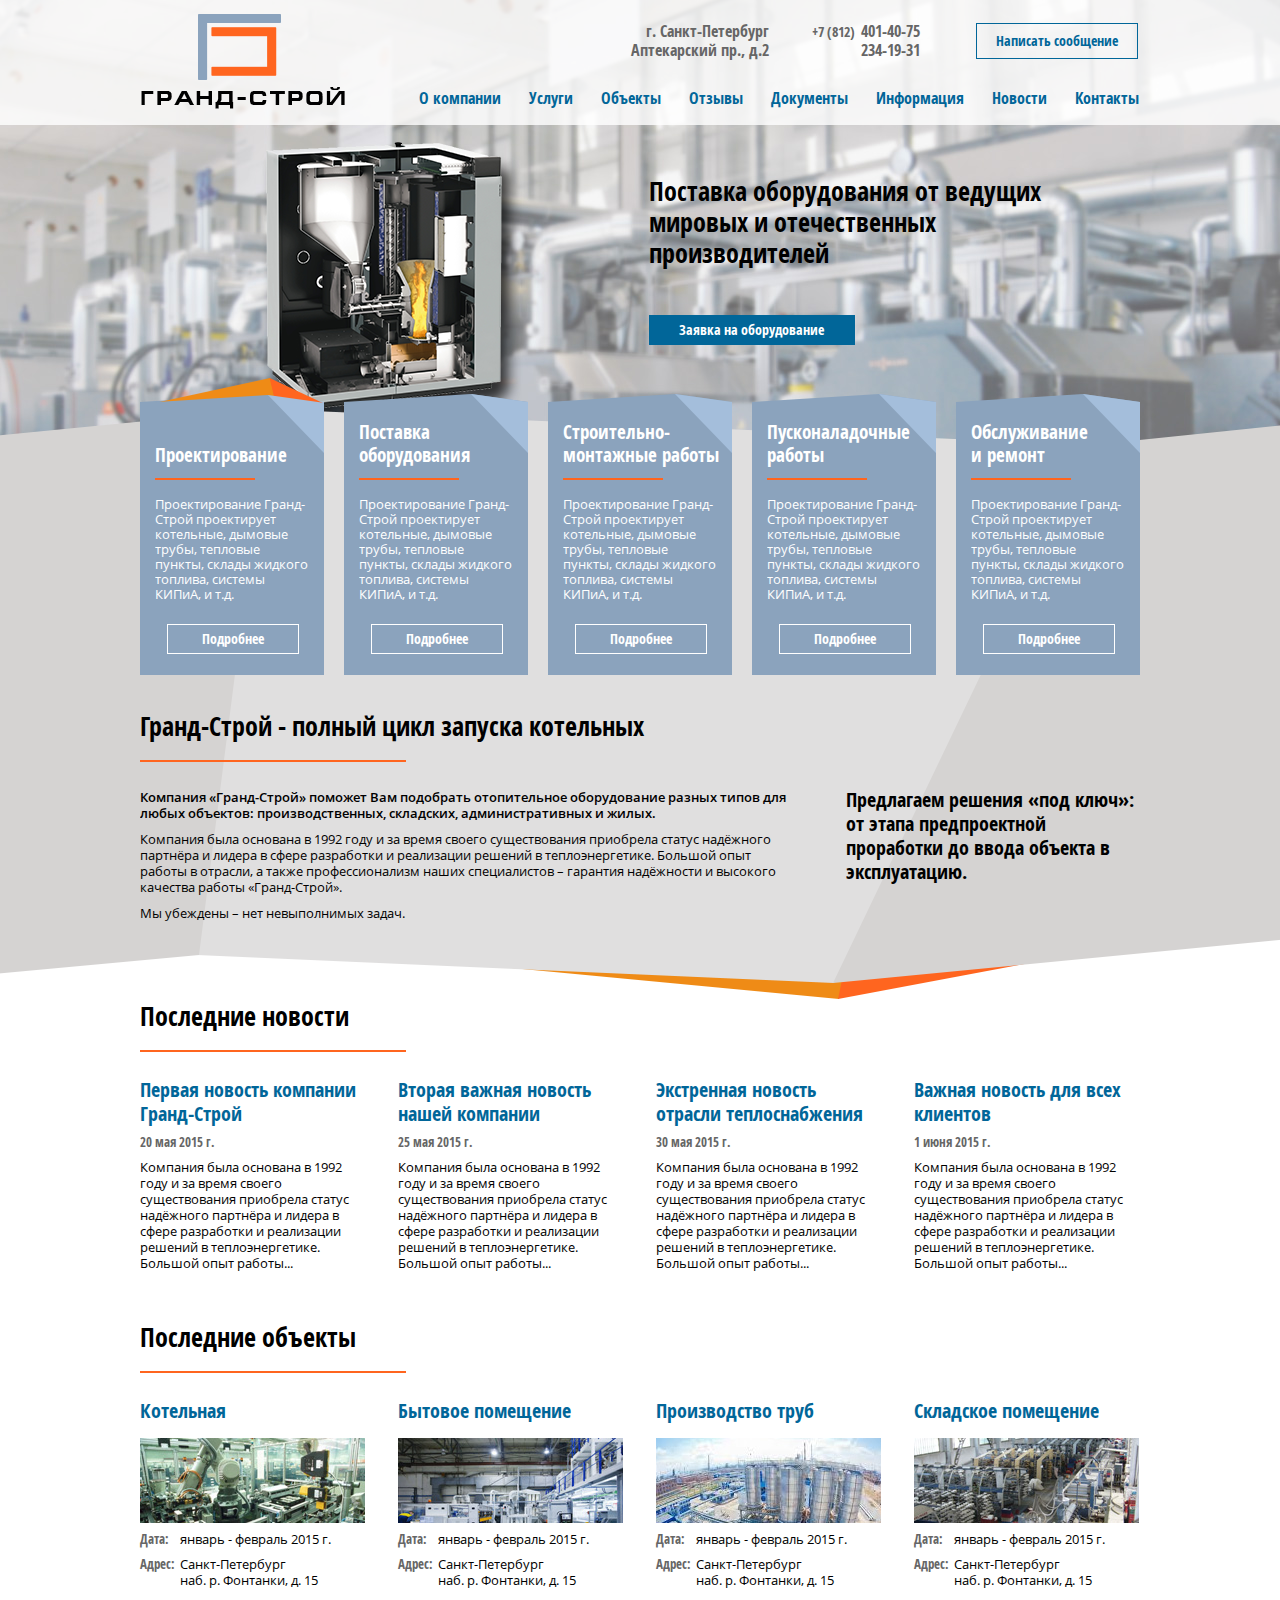
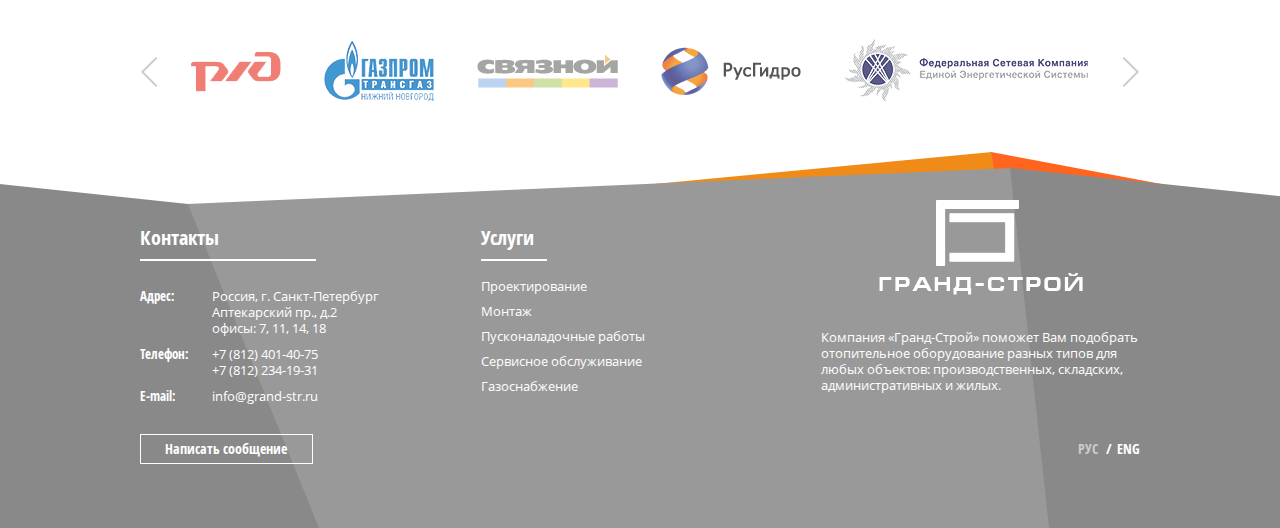
<file: index.html>
﻿<!DOCTYPE html>
<html>
<head>
	<title>Гранд-строй</title>
	<meta charset="utf-8">
	<meta name="viewport" content="width=1100, user-scalable=yes">
	<!--<link href="./favicon.ico" rel="shortcut icon">-->
	<link href="./css/style.css" rel="stylesheet">
	<link href="./css/uniform.css" rel="stylesheet">
	<link href="./fancybox/style.css" rel="stylesheet">
	<script src="./js/jquery.js"></script>
	<!--[if IE 8]>
		<script src="http://html5shiv.googlecode.com/svn/trunk/html5.js"></script> 
		<script src="./js/ie8.js"></script>
	<![endif]-->
</head>
<body>
	<div class="wrapper">
		<header>
			<div>
				<a href="#"><img src="./img/logo.png" width="204" height="95" class="logo" alt=""></a>
				<ul class="contacts">
					<li>
						<p>г. Санкт-Петербург</p>
						<p>Аптекарский пр., д.2</p>
					</li>
					<li>
						<p><span>+7 (812)</span> 401-40-75</p>
						<p>234-19-31</p>
					</li>
				</ul>
				<button class="message">Написать сообщение</button>
				<nav>
					<ul>
						<li><a href="#">О компании</a></li>
						<li><a href="#">Услуги</a></li>
						<li><a href="#">Объекты</a></li>
						<li><a href="#">Отзывы</a></li>
						<li><a href="#">Документы</a></li>
						<li><a href="#">Информация</a></li>
						<li><a href="#">Новости</a></li>
						<li><a href="#">Контакты</a></li>
					</ul>
				</nav>
			</div>
		</header>
		<section class="slider">
			<div>
				<div class="picture">
					<img src="./img/slide1.png" width="280" height="319" alt="">
				</div>
				<div class="information">
					<h3>Поставка оборудования от ведущих мировых и отечественных<br> производителей</h3>
					<button>Заявка на оборудование</button>
				</div>
				<img src="./img/slide1_bg.jpg" width="1680" height="495" class="bg" alt="">
			</div>
			<div>
				<div class="picture">
					<img src="./img/slide1.png" width="280" height="319" alt="">
				</div>
				<div class="information">
					<h3>Поставка оборудования от ведущих мировых и отечественных<br> производителей 2</h3>
					<button>Заявка на оборудование</button>
				</div>
				<img src="./img/slide2_bg.jpg" width="1560" height="495" class="bg" alt="">
			</div>
			<div>
				<div class="picture">
					<img src="./img/slide1.png" width="280" height="319" alt="">
				</div>
				<div class="information">
					<h3>Поставка оборудования от ведущих мировых и отечественных<br> производителей 3</h3>
					<button>Заявка на оборудование</button>
				</div>
				<img src="./img/slide1_bg.jpg" width="1680" height="495" class="bg" alt="">
			</div>
			<div>
				<div class="picture">
					<img src="./img/slide1.png" width="280" height="319" alt="">
				</div>
				<div class="information">
					<h3>Поставка оборудования от ведущих мировых и отечественных<br> производителей 4</h3>
					<button>Заявка на оборудование</button>
				</div>
				<img src="./img/slide2_bg.jpg" width="1560" height="495" class="bg" alt="">
			</div>
			<div>
				<div class="picture">
					<img src="./img/slide1.png" width="280" height="319" alt="">
				</div>
				<div class="information">
					<h3>Поставка оборудования от ведущих мировых и отечественных<br> производителей 5</h3>
					<button>Заявка на оборудование</button>
				</div>
				<img src="./img/slide1_bg.jpg" width="1680" height="495" class="bg" alt="">
			</div>
		</section>
		<section class="introduction">
			<ul	class="nav">
				<li class="active">
					<h5>Проектирование</h5>
					<p>Проектирование Гранд-Строй проектирует котельные, дымовые трубы, тепловые пункты, склады жидкого топлива, системы КИПиА, и т.д.</p>
					<h6><a href="#">Подробнее</a></h6>
				</li>
				<li>
					<h5>Поставка оборудования</h5>
					<p>Проектирование Гранд-Строй проектирует котельные, дымовые трубы, тепловые пункты, склады жидкого топлива, системы КИПиА, и т.д.</p>
					<h6><a href="#">Подробнее</a></h6>
				</li>
				<li>
					<h5>Строительно- монтажные работы</h5>
					<p>Проектирование Гранд-Строй проектирует котельные, дымовые трубы, тепловые пункты, склады жидкого топлива, системы КИПиА, и т.д.</p>
					<h6><a href="#">Подробнее</a></h6>
				</li>
				<li>
					<h5>Пусконаладочные работы</h5>
					<p>Проектирование Гранд-Строй проектирует котельные, дымовые трубы, тепловые пункты, склады жидкого топлива, системы КИПиА, и т.д.</p>
					<h6><a href="#">Подробнее</a></h6>
				</li>
				<li>
					<h5>Обслуживание<br> и ремонт</h5>
					<p>Проектирование Гранд-Строй проектирует котельные, дымовые трубы, тепловые пункты, склады жидкого топлива, системы КИПиА, и т.д.</p>
					<h6><a href="#">Подробнее</a></h6>
				</li>
			</ul>
			<div>
				<div>
					<h2>Гранд-Строй - полный цикл запуска котельных</h2>
					<p><strong>Компания «Гранд-Строй» поможет Вам подобрать отопительное оборудование разных типов для любых объектов: производственных, складских, административных и жилых.</strong></p>
					<p>Компания была основана в 1992 году и за время своего существования приобрела статус надёжного партнёра и лидера в сфере разработки и реализации решений в теплоэнергетике. Большой опыт работы в отрасли, а также профессионализм наших специалистов – гарантия надёжности и высокого качества работы «Гранд-Строй».</p>
					<p>Мы убеждены – нет невыполнимых задач.</p>
				</div>
				<h5>Предлагаем решения «под ключ»: от этапа предпроектной проработки до ввода объекта в эксплуатацию.</h5>
			</div>
		</section>
		<section class="news">
			<h2>Последние новости</h2>
			<ul>
				<li>
					<h4><a href="#">Первая новость компании Гранд-Строй</a></h4>
					<h6>20 мая 2015 г.</h6>
					<p>Компания была основана в 1992 году и за время своего существования приобрела статус надёжного партнёра и лидера в сфере разработки и реализации решений в теплоэнергетике. Большой опыт работы...</p>
				</li>
				<li>
					<h4><a href="#">Вторая важная новость нашей компании</a></h4>
					<h6>25 мая 2015 г.</h6>
					<p>Компания была основана в 1992 году и за время своего существования приобрела статус надёжного партнёра и лидера в сфере разработки и реализации решений в теплоэнергетике. Большой опыт работы...</p>
				</li>
				<li>
					<h4><a href="#">Экстренная новость отрасли теплоснабжения</a></h4>
					<h6>30 мая 2015 г.</h6>
					<p>Компания была основана в 1992 году и за время своего существования приобрела статус надёжного партнёра и лидера в сфере разработки и реализации решений в теплоэнергетике. Большой опыт работы...</p>
				</li>
				<li>
					<h4><a href="#">Важная новость для всех клиентов</a></h4>
					<h6>1 июня 2015 г.</h6>
					<p>Компания была основана в 1992 году и за время своего существования приобрела статус надёжного партнёра и лидера в сфере разработки и реализации решений в теплоэнергетике. Большой опыт работы...</p>
				</li>
			</ul>
		</section>
		<section class="objects">
			<h2>Последние объекты</h2>
			<ul>
				<li>
					<h4><a href="#">Котельная</a></h4>
					<div>
						<a href="#"><img src="./img/obj1.jpg" width="225" height="85" alt=""></a>
					</div>
					<p><strong>Дата:</strong> январь - февраль 2015 г.</p>
					<p><strong>Адрес:</strong> Санкт-Петербург<br> наб. р. Фонтанки, д. 15</p>
				</li>
				<li>
					<h4><a href="#">Бытовое помещение</a></h4>
					<div>
						<a href="#"><img src="./img/obj2.jpg" width="225" height="85" alt=""></a>
					</div>
					<p><strong>Дата:</strong> январь - февраль 2015 г.</p>
					<p><strong>Адрес:</strong> Санкт-Петербург<br> наб. р. Фонтанки, д. 15</p>
				</li>
				<li>
					<h4><a href="#">Производство труб</a></h4>
					<div>
						<img src="./img/obj3.jpg" width="225" height="85" alt=""></a>
					</div>
					<p><strong>Дата:</strong> январь - февраль 2015 г.</p>
					<p><strong>Адрес:</strong> Санкт-Петербург<br> наб. р. Фонтанки, д. 15</p>
				</li>
				<li>
					<h4><a href="#">Складское помещение</a></h4>
					<div>
						<a href="#"><img src="./img/obj4.jpg" width="225" height="85" alt=""></a>
					</div>
					<p><strong>Дата:</strong> январь - февраль 2015 г.</p>
					<p><strong>Адрес:</strong> Санкт-Петербург<br> наб. р. Фонтанки, д. 15</p>
				</li>
			</ul>
		</section>
		<div class="clients">
			<div class="container">
				<div>
					<img src="./img/client1.png" width="91" height="41" alt="">
					<img src="./img/client2.png" width="110" height="60" alt="">
					<img src="./img/client3.png" width="141" height="34" alt="">
					<img src="./img/client4.png" width="140" height="48" alt="">
					<img src="./img/client5.png" width="247" height="66" alt="">
				</div>
				<div>
					<img src="./img/client1.png" width="91" height="41" alt="">
					<img src="./img/client2.png" width="110" height="60" alt="">
					<img src="./img/client3.png" width="141" height="34" alt="">
					<img src="./img/client4.png" width="140" height="48" alt="">
					<img src="./img/client5.png" width="247" height="66" alt="">
				</div>
			</div>
		</div>
		<div class="clear"></div>
	</div>
	<footer>
		<div>
			<div class="contacts">
				<h4>Контакты</h4>
				<div>
					<h6>Адрес:</h6>
					<p>Россия, г. Санкт-Петербург</p>
					<p>Аптекарский пр., д.2</p>
					<p>офисы: 7, 11, 14, 18</p>
				</div>
				<div>
					<h6>Телефон:</h6>
					<p>+7 (812) 401-40-75</p>
					<p>+7 (812) 234-19-31</p>
				</div>
				<div>
					<h6>E-mail:</h6>
					<p>info@grand-str.ru</p>
				</div>
				<button>Написать сообщение</button>
			</div>
			<div class="services">
				<h4>Услуги</h4>
				<ul>
					<li><a href="#">Проектирование</a></li>
					<li><a href="#">Монтаж</a></li>
					<li><a href="#">Пусконаладочные работы</a></li>
					<li><a href="#">Сервисное обслуживание</a></li>
					<li><a href="#">Газоснабжение</a></li>
				</ul>
			</div>
			<div class="information">
				<img src="./img/logo_f.png" width="204" height="95" alt="">
				<p>Компания «Гранд-Строй» поможет Вам подобрать отопительное оборудование разных типов для любых объектов: производственных, складских, административных и жилых.</p>
				<ul>
					<li class="active"><a href="#">Рус</a></li>
					<li><a href="#">Eng</a></li>
				</ul>
			</div>
		</div>
	</footer>
	<script src="./fancybox/script.js"></script>
	<script src="./js/easing.js"></script>
	<script src="./js/slides.js"></script>
	<script src="./js/uniform.js"></script>
	<script src="./js/dynamic.js"></script>
</body>
</html>
</file>
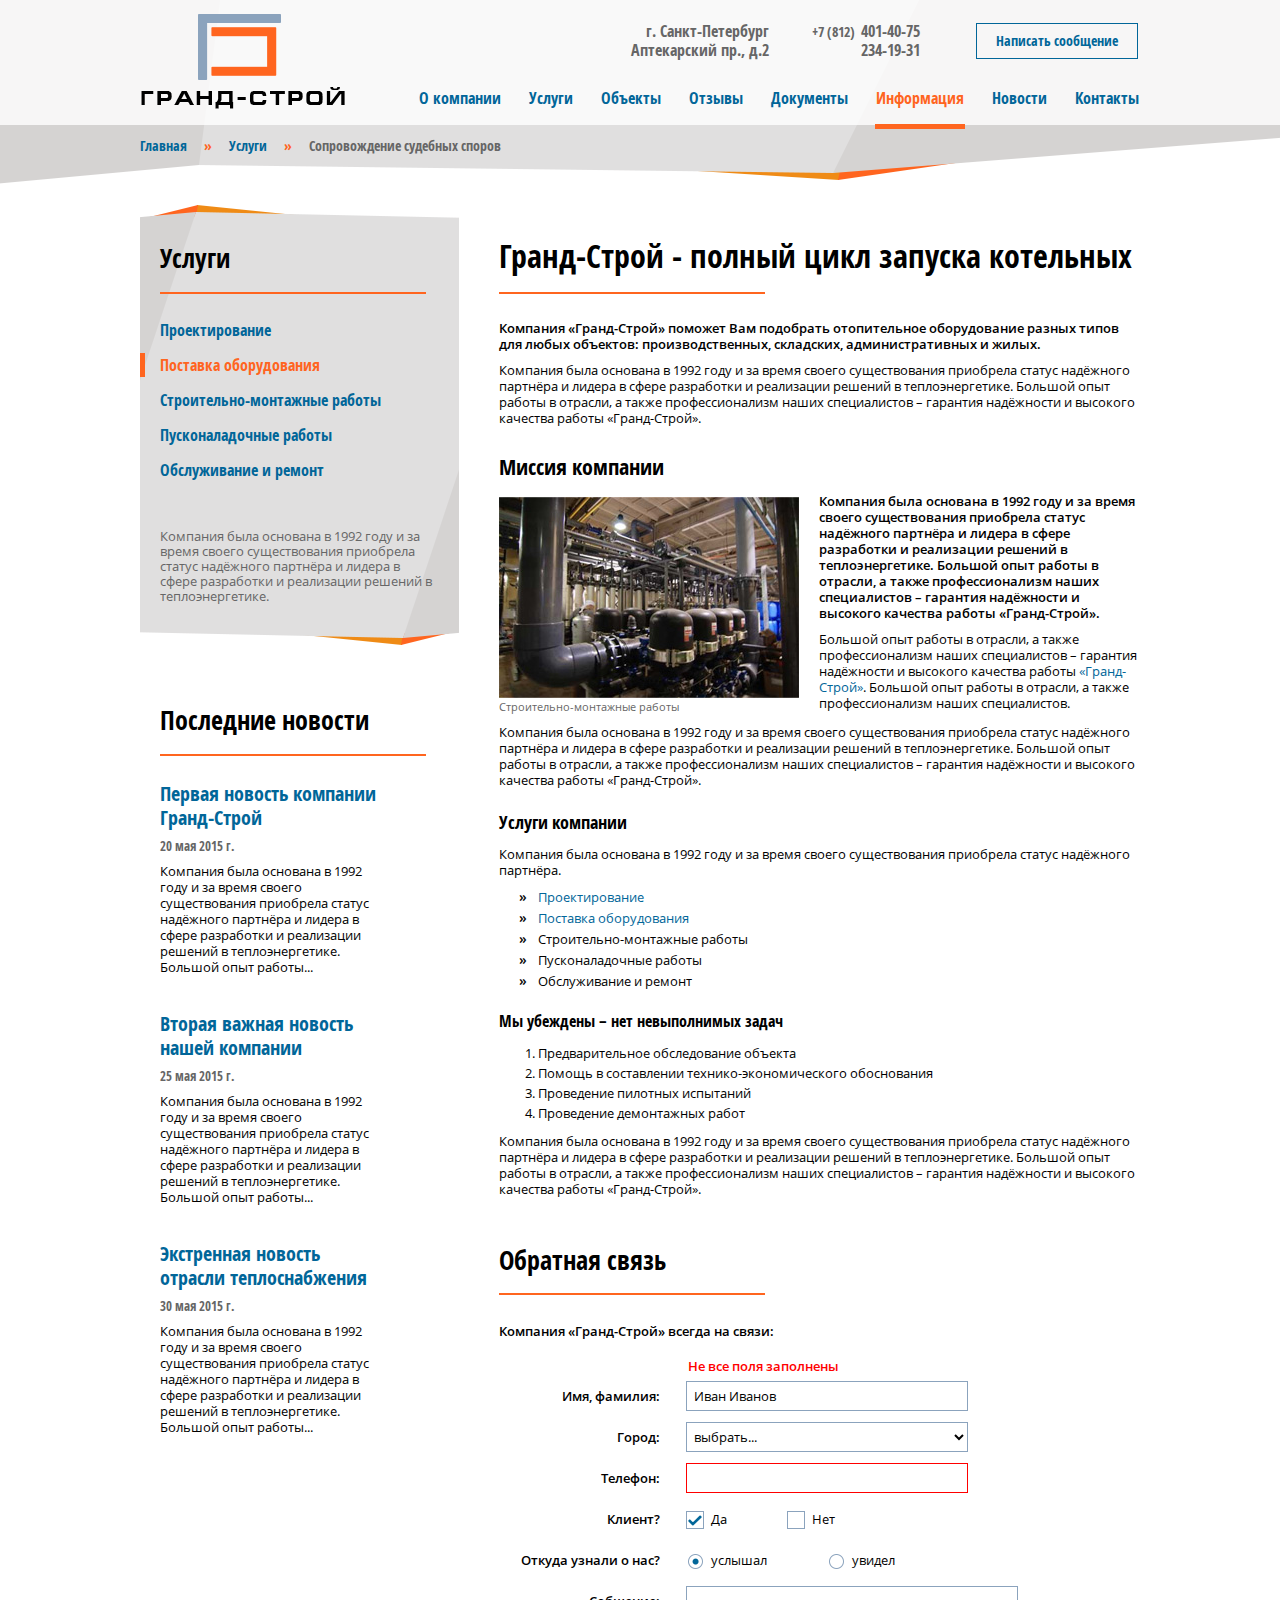
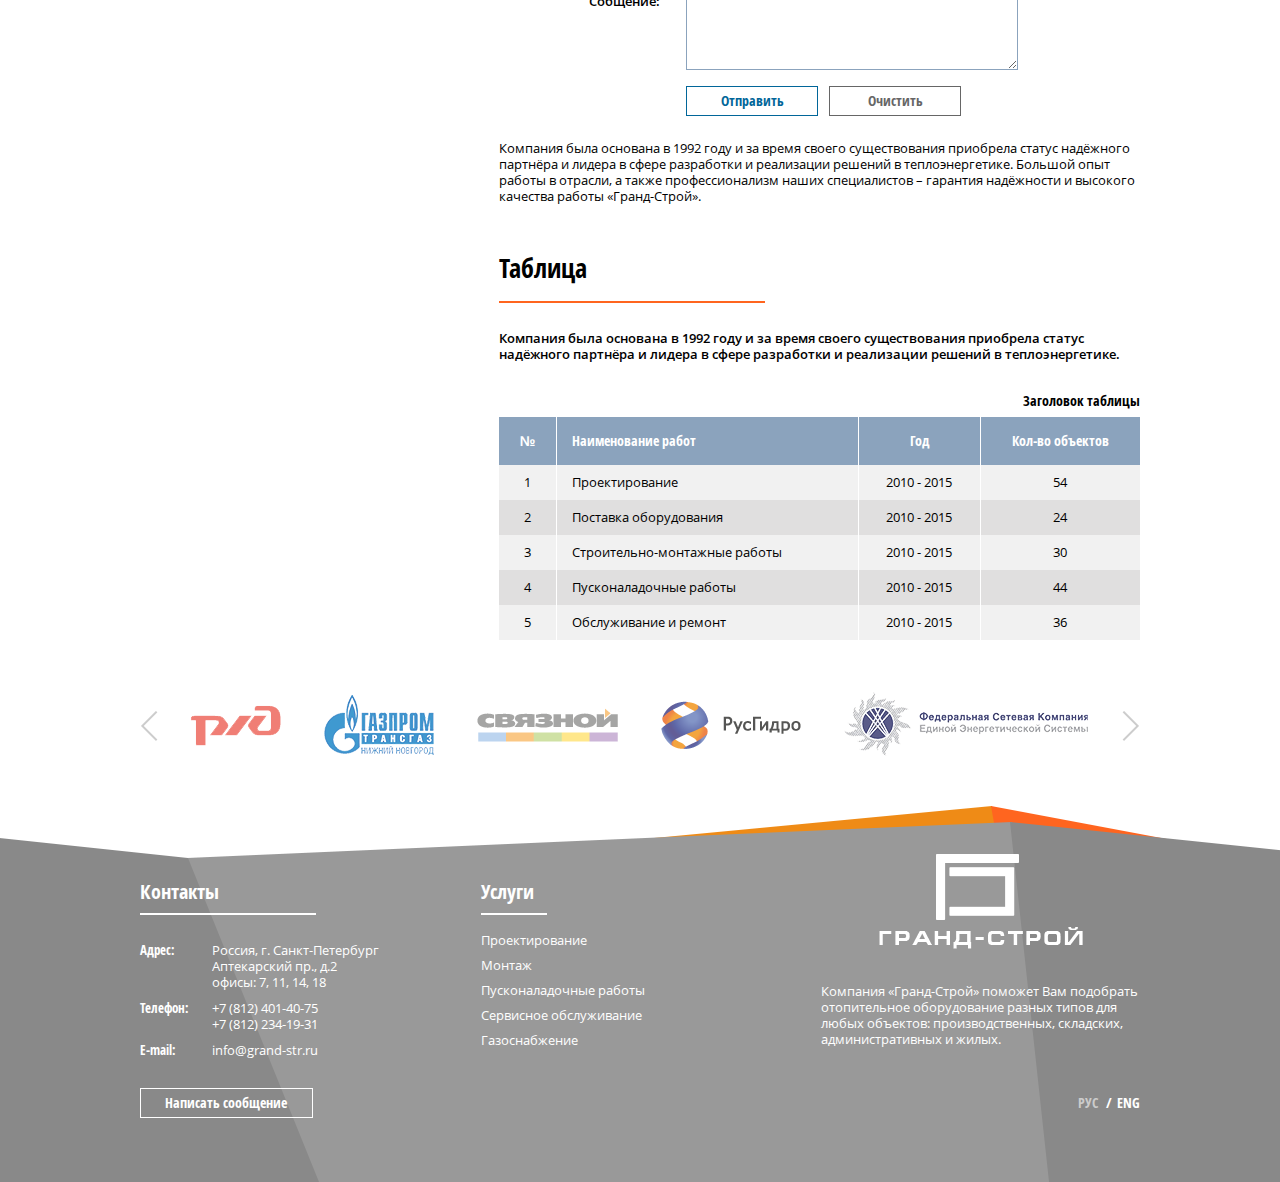
<file: page1.html>
﻿<!DOCTYPE html>
<html>
<head>
	<title>Гранд-строй</title>
	<meta charset="utf-8">
	<meta name="viewport" content="width=1100, user-scalable=yes">
	<!--<link href="./favicon.ico" rel="shortcut icon">-->
	<link href="./css/style.css" rel="stylesheet">
	<link href="./css/uniform.css" rel="stylesheet">
	<link href="./fancybox/style.css" rel="stylesheet">
	<script src="./js/jquery.js"></script>
	<!--[if IE 8]>
		<script src="http://html5shiv.googlecode.com/svn/trunk/html5.js"></script> 
		<script src="./js/ie8.js"></script>
	<![endif]-->
</head>
<body>
	<div class="wrapper">
		<header>
			<div>
				<a href="#"><img src="./img/logo.png" width="204" height="95" class="logo" alt=""></a>
				<ul class="contacts">
					<li>
						<p>г. Санкт-Петербург</p>
						<p>Аптекарский пр., д.2</p>
					</li>
					<li>
						<p><span>+7 (812)</span> 401-40-75</p>
						<p>234-19-31</p>
					</li>
				</ul>
				<button class="message">Написать сообщение</button>
				<nav>
					<ul>
						<li><a href="#">О компании</a></li>
						<li><a href="#">Услуги</a></li>
						<li><a href="#">Объекты</a></li>
						<li><a href="#">Отзывы</a></li>
						<li><a href="#">Документы</a></li>
						<li class="active"><a href="#">Информация</a></li>
						<li><a href="#">Новости</a></li>
						<li><a href="#">Контакты</a></li>
					</ul>
				</nav>
			</div>
		</header>
		<div class="content">
			<ul class="breadcrumbs">
				<li><a href="#">Главная</a></li>
				<li><a href="#">Услуги</a></li>
				<li>Сопровождение судебных споров</li>
			</ul>
			<div>
				<div class="lc">
					<div class="nav">
						<div>
							<h3>Услуги</h3>
							<ul>
								<li><a href="#">Проектирование</a></li>
								<li class="active"><a href="#">Поставка оборудования</a></li>
								<li><a href="#">Строительно-монтажные работы</a></li>
								<li><a href="#">Пусконаладочные работы</a></li>
								<li><a href="#">Обслуживание и ремонт</a></li>
							</ul>
							<h6>Компания была основана в 1992 году и за время своего существования приобрела статус надёжного партнёра и лидера в сфере разработки и реализации решений в теплоэнергетике.</h6>
						</div>
					</div>
					<div class="news-l">
						<h3>Последние новости</h3>
						<ul>
							<li>
								<h4><a href="#">Первая новость компании Гранд-Строй</a></h4>
								<h6>20 мая 2015 г.</h6>
								<p>Компания была основана в 1992 году и за время своего существования приобрела статус надёжного партнёра и лидера в сфере разработки и реализации решений в теплоэнергетике. Большой опыт работы...</p>
							</li>
							<li>
								<h4><a href="#">Вторая важная новость нашей компании</a></h4>
								<h6>25 мая 2015 г.</h6>
								<p>Компания была основана в 1992 году и за время своего существования приобрела статус надёжного партнёра и лидера в сфере разработки и реализации решений в теплоэнергетике. Большой опыт работы...</p>
							</li>
							<li>
								<h4><a href="#">Экстренная новость отрасли теплоснабжения</a></h4>
								<h6>30 мая 2015 г.</h6>
								<p>Компания была основана в 1992 году и за время своего существования приобрела статус надёжного партнёра и лидера в сфере разработки и реализации решений в теплоэнергетике. Большой опыт работы...</p>
							</li>
						</ul>
					</div>
				</div>
				<div class="rc">
					<h1>Гранд-Строй - полный цикл запуска котельных</h1>
					<p><strong>Компания «Гранд-Строй» поможет Вам подобрать отопительное оборудование разных типов для любых объектов: производственных, складских, административных и жилых.</strong></p>
					<p>Компания была основана в 1992 году и за время своего существования приобрела статус надёжного партнёра и лидера в сфере разработки и реализации решений в теплоэнергетике. Большой опыт работы в отрасли, а также профессионализм наших специалистов – гарантия надёжности и высокого качества работы «Гранд-Строй».</p>
					<h2>Миссия компании</h2>
					<div class="incut">
						<div>
							<img src="./pic/incut.jpg" width="300" height="201" alt="">
							<h6>Строительно-монтажные работы</h6>
						</div>
						<p><strong>Компания была основана в 1992 году и за время своего существования приобрела статус надёжного партнёра и лидера в сфере разработки и реализации решений в теплоэнергетике. Большой опыт работы в отрасли, а также профессионализм наших специалистов – гарантия надёжности и высокого качества работы «Гранд-Строй».</strong></p>
						<p>Большой опыт работы в отрасли, а также профессионализм наших специалистов – гарантия надёжности и высокого качества работы <a href="#">«Гранд-Строй»</a>. Большой опыт работы в отрасли, а также профессионализм наших специалистов.</p>
					</div>
					<p>Компания была основана в 1992 году и за время своего существования приобрела статус надёжного партнёра и лидера в сфере разработки и реализации решений в теплоэнергетике. Большой опыт работы в отрасли, а также профессионализм наших специалистов – гарантия надёжности и высокого качества работы «Гранд-Строй».</p>
					<h3>Услуги компании</h3>
					<p>Компания была основана в 1992 году и за время своего существования приобрела статус надёжного партнёра.</p>
					<ul class="default">
						<li><a href="#">Проектирование</a></li>
						<li><a href="#">Поставка оборудования</a></li>
						<li>Строительно-монтажные работы</li>
						<li>Пусконаладочные работы</li>
						<li>Обслуживание и ремонт</li>
					</ul>
					<h4>Мы убеждены – нет невыполнимых задач</h4>
					<ol>
						<li>Предварительное обследование объекта</li>
						<li>Помощь в составлении технико-экономического обоснования</li>
						<li>Проведение пилотных испытаний</li>
						<li>Проведение демонтажных работ</li>
					</ol>
					<p>Компания была основана в 1992 году и за время своего существования приобрела статус надёжного партнёра и лидера в сфере разработки и реализации решений в теплоэнергетике. Большой опыт работы в отрасли, а также профессионализм наших специалистов – гарантия надёжности и высокого качества работы «Гранд-Строй».</p>
					<div class="feedback">
						<h2>Обратная связь</h2>
						<h6>Компания «Гранд-Строй» всегда на связи:</h6>
						<h6 class="error">Не все поля заполнены</h6>
						<div class="element">
							<p>Имя, фамилия:</p>
							<input type="text" value="Иван Иванов">
						</div>
						<div class="element">
							<p>Город:</p>
							<select>
								<option disabled selected>выбрать...</option>
								<option>Москва</option>
								<option>Санкт-Петербург</option>
								<option>Барнаул</option>
								<option>Житомир</option>
							</select>
						</div>
						<div class="element error">
							<p>Телефон:</p>
							<input type="text">
						</div>
						<div class="element">
							<p>Клиент?</p>
							<ul>
								<li><input type="checkbox" name="c1" checked> Да</li>
								<li><input type="checkbox" name="c1"> Нет</li>
							</ul>
						</div>
						<div class="element">
							<p>Откуда узнали о нас?</p>
							<ul>
								<li><input type="radio" name="r1" checked> услышал</li>
								<li><input type="radio" name="r1"> увидел</li>
							</ul>
						</div>
						<div class="element">
							<p>Собщение:</p>
							<textarea cols="60" rows="4"></textarea>
						</div>
						<div class="buttons">
							<button>Отправить</button>
							<button class="cancel">Очистить</button>
						</div>
						<p>Компания была основана в 1992 году и за время своего существования приобрела статус надёжного партнёра и лидера в сфере разработки и реализации решений в теплоэнергетике. Большой опыт работы в отрасли, а также профессионализм наших специалистов – гарантия надёжности и высокого качества работы «Гранд-Строй».</p>
					</div>
					<div class="table">
						<h2>Таблица</h2>
						<p><strong>Компания была основана в 1992 году и за время своего существования приобрела статус надёжного партнёра и лидера в сфере разработки и реализации решений в теплоэнергетике.</strong></p>
						<h5>Заголовок таблицы</h5>
						<table>
							<thead>
								<tr>
									<th>№</th>
									<th>Наименование работ</th>
									<th>Год</th>
									<th>Кол-во объектов</th>
								</tr>
							</thead>
							<tbody>
								<tr>
									<td>1</td>
									<td>Проектирование</td>
									<td>2010 - 2015</td>
									<td>54</td>
								</tr>
								<tr>
									<td>2</td>
									<td>Поставка оборудования</td>
									<td>2010 - 2015</td>
									<td>24</td>
								</tr>
								<tr>
									<td>3</td>
									<td>Строительно-монтажные работы</td>
									<td>2010 - 2015</td>
									<td>30</td>
								</tr>
								<tr>
									<td>4</td>
									<td>Пусконаладочные работы</td>
									<td>2010 - 2015</td>
									<td>44</td>
								</tr>
								<tr>
									<td>5</td>
									<td>Обслуживание и ремонт</td>
									<td>2010 - 2015</td>
									<td>36</td>
								</tr>
							</tbody>
						</table>
					</div>
				</div>
			</div>
		</div>
		<div class="clients">
			<div class="container">
				<div>
					<img src="./img/client1.png" width="91" height="41" alt="">
					<img src="./img/client2.png" width="110" height="60" alt="">
					<img src="./img/client3.png" width="141" height="34" alt="">
					<img src="./img/client4.png" width="140" height="48" alt="">
					<img src="./img/client5.png" width="247" height="66" alt="">
				</div>
				<div>
					<img src="./img/client1.png" width="91" height="41" alt="">
					<img src="./img/client2.png" width="110" height="60" alt="">
					<img src="./img/client3.png" width="141" height="34" alt="">
					<img src="./img/client4.png" width="140" height="48" alt="">
					<img src="./img/client5.png" width="247" height="66" alt="">
				</div>
			</div>
		</div>
		<div class="clear"></div>
	</div>
	<footer>
		<div>
			<div class="contacts">
				<h4>Контакты</h4>
				<div>
					<h6>Адрес:</h6>
					<p>Россия, г. Санкт-Петербург</p>
					<p>Аптекарский пр., д.2</p>
					<p>офисы: 7, 11, 14, 18</p>
				</div>
				<div>
					<h6>Телефон:</h6>
					<p>+7 (812) 401-40-75</p>
					<p>+7 (812) 234-19-31</p>
				</div>
				<div>
					<h6>E-mail:</h6>
					<p>info@grand-str.ru</p>
				</div>
				<button>Написать сообщение</button>
			</div>
			<div class="services">
				<h4>Услуги</h4>
				<ul>
					<li><a href="#">Проектирование</a></li>
					<li><a href="#">Монтаж</a></li>
					<li><a href="#">Пусконаладочные работы</a></li>
					<li><a href="#">Сервисное обслуживание</a></li>
					<li><a href="#">Газоснабжение</a></li>
				</ul>
			</div>
			<div class="information">
				<img src="./img/logo_f.png" width="204" height="95" alt="">
				<p>Компания «Гранд-Строй» поможет Вам подобрать отопительное оборудование разных типов для любых объектов: производственных, складских, административных и жилых.</p>
				<ul>
					<li class="active"><a href="#">Рус</a></li>
					<li><a href="#">Eng</a></li>
				</ul>
			</div>
		</div>
	</footer>
	<script src="./fancybox/script.js"></script>
	<script src="./js/easing.js"></script>
	<script src="./js/slides.js"></script>
	<script src="./js/uniform.js"></script>
	<script src="./js/dynamic.js"></script>
</body>
</html>
</file>
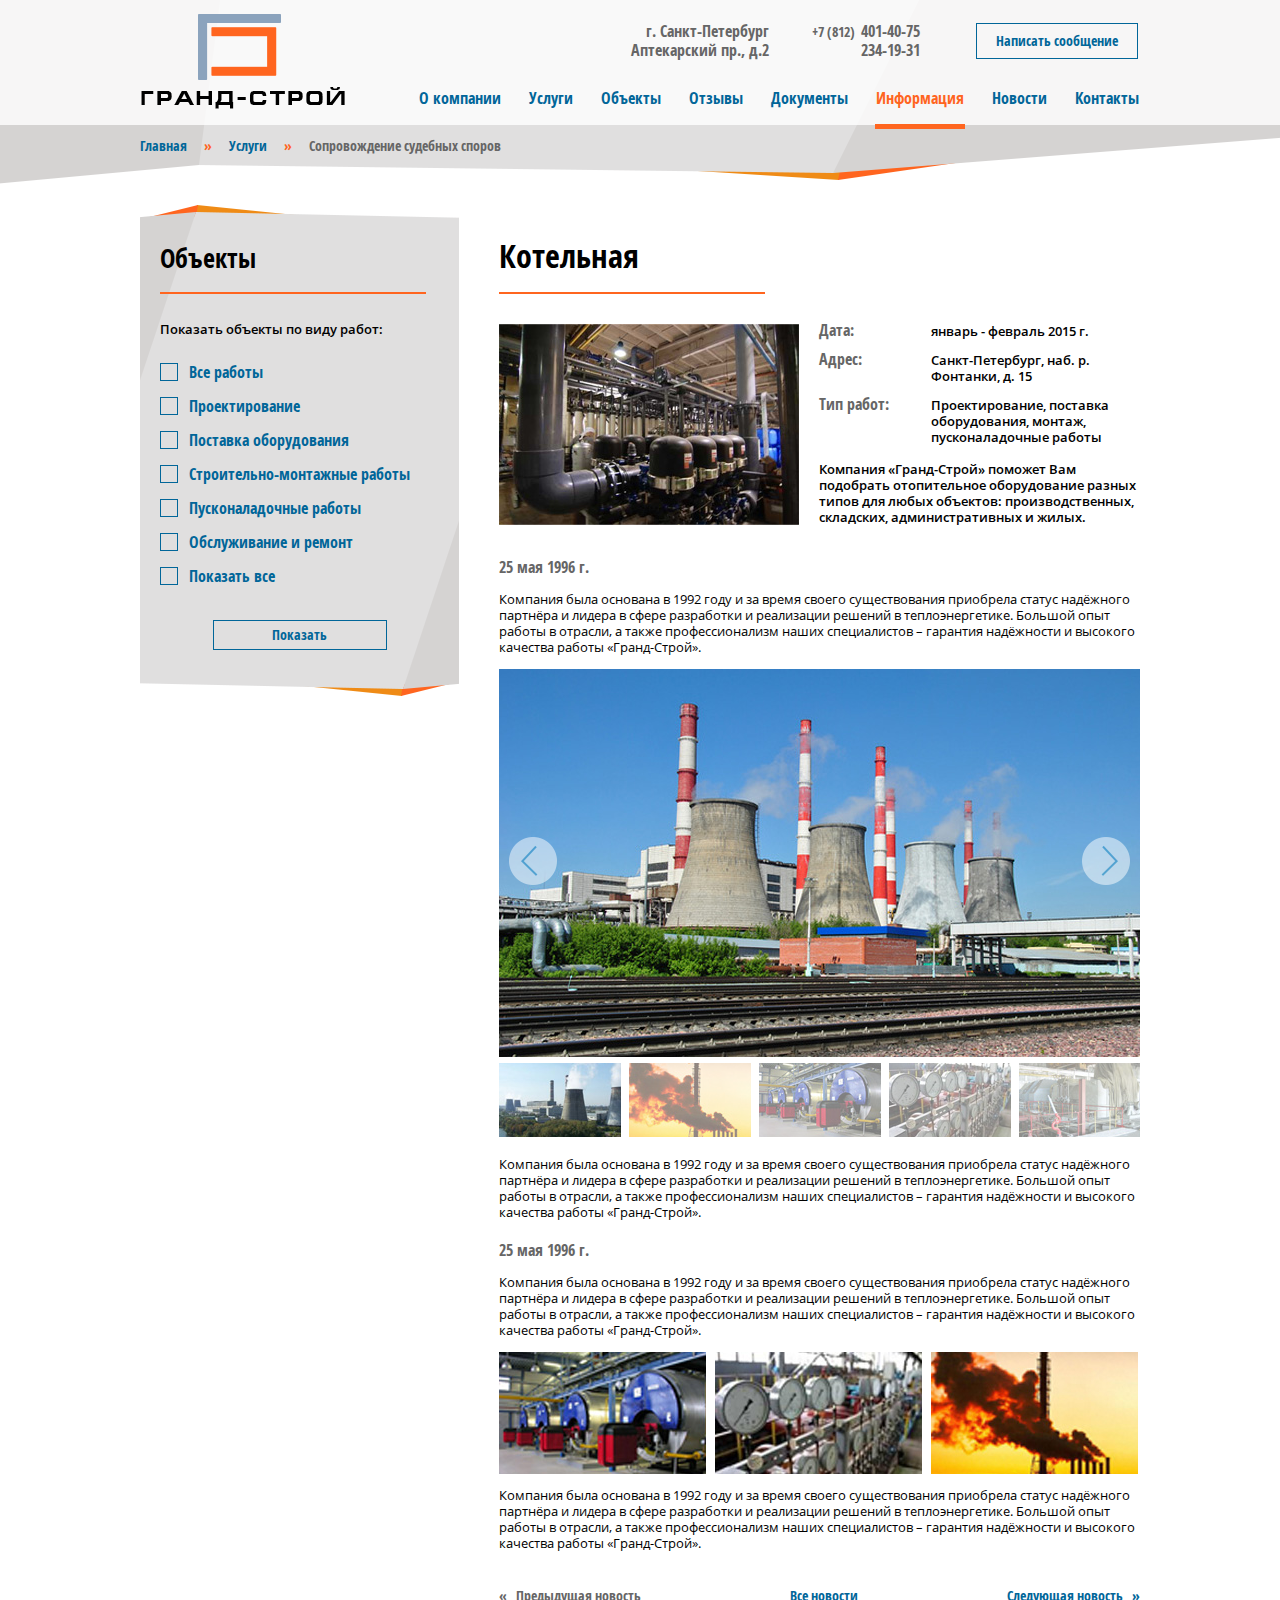
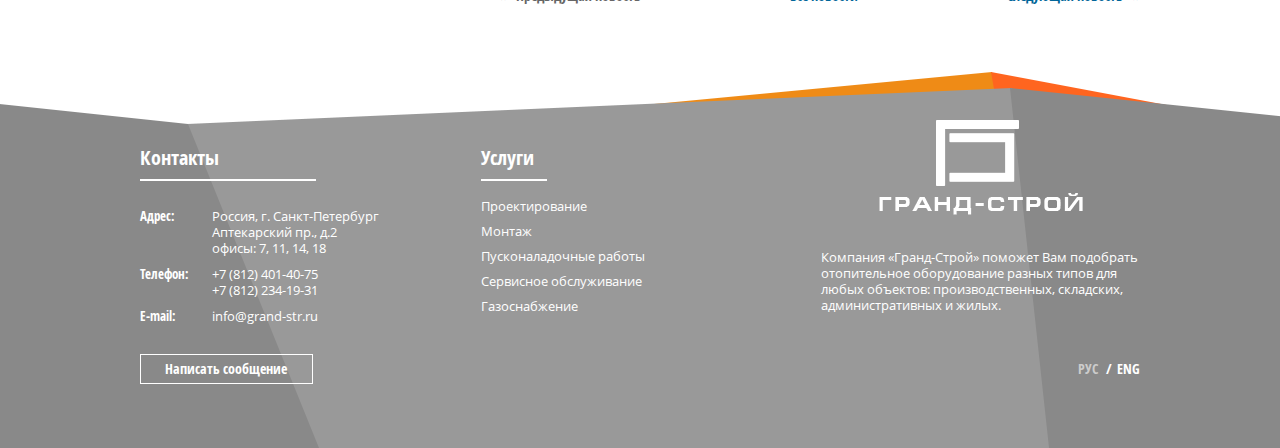
<file: page10.html>
﻿<!DOCTYPE html>
<html>
<head>
	<title>Гранд-строй</title>
	<meta charset="utf-8">
	<meta name="viewport" content="width=1100, user-scalable=yes">
	<!--<link href="./favicon.ico" rel="shortcut icon">-->
	<link href="./css/style.css" rel="stylesheet">
	<link href="./css/uniform.css" rel="stylesheet">
	<link href="./fancybox/style.css" rel="stylesheet">
	<script src="./js/jquery.js"></script>
	<!--[if IE 8]>
		<script src="http://html5shiv.googlecode.com/svn/trunk/html5.js"></script> 
		<script src="./js/ie8.js"></script>
	<![endif]-->
</head>
<body>
	<div class="wrapper">
		<header>
			<div>
				<a href="#"><img src="./img/logo.png" width="204" height="95" class="logo" alt=""></a>
				<ul class="contacts">
					<li>
						<p>г. Санкт-Петербург</p>
						<p>Аптекарский пр., д.2</p>
					</li>
					<li>
						<p><span>+7 (812)</span> 401-40-75</p>
						<p>234-19-31</p>
					</li>
				</ul>
				<button class="message">Написать сообщение</button>
				<nav>
					<ul>
						<li><a href="#">О компании</a></li>
						<li><a href="#">Услуги</a></li>
						<li><a href="#">Объекты</a></li>
						<li><a href="#">Отзывы</a></li>
						<li><a href="#">Документы</a></li>
						<li class="active"><a href="#">Информация</a></li>
						<li><a href="#">Новости</a></li>
						<li><a href="#">Контакты</a></li>
					</ul>
				</nav>
			</div>
		</header>
		<div class="content">
			<ul class="breadcrumbs">
				<li><a href="#">Главная</a></li>
				<li><a href="#">Услуги</a></li>
				<li>Сопровождение судебных споров</li>
			</ul>
			<div>
				<div class="lc">
					<div class="nav">
						<div>
							<h3>Объекты</h3>
							<div class="filter">
								<h6>Показать объекты по виду работ:</h6>
								<ul>
									<li><input type="checkbox"> Все работы</li>
									<li><input type="checkbox"> Проектирование</li>
									<li><input type="checkbox" checked> Поставка оборудования</li>
									<li><input type="checkbox"> Строительно-монтажные работы</li>
									<li><input type="checkbox"> Пусконаладочные работы</li>
									<li><input type="checkbox"> Обслуживание и ремонт</li>
									<li class="all"><input type="checkbox"> Показать все</li>
								</ul>
								<button>Показать</button>
							</div>
						</div>
					</div>
				</div>
				<div class="rc">
					<h1>Котельная</h1>
					<div class="incut">
						<div>
							<img src="./pic/incut.jpg" width="300" height="201" alt="">
						</div>
						<ul>
							<li><span>Дата:</span> январь - февраль 2015 г.</li>
							<li><span>Адрес:</span> Санкт-Петербург, наб. р. Фонтанки, д. 15</li>
							<li><span>Тип работ:</span> Проектирование, поставка оборудования, монтаж, пусконаладочные работы</li>
						</ul>
						<p><strong>Компания «Гранд-Строй» поможет Вам подобрать отопительное оборудование разных типов для любых объектов: производственных, складских, административных и жилых.</strong></p>
					</div>
					<h6 class="date">25 мая 1996 г.</h6>
					<p>Компания была основана в 1992 году и за время своего существования приобрела статус надёжного партнёра и лидера в сфере разработки и реализации решений в теплоэнергетике. Большой опыт работы в отрасли, а также профессионализм наших специалистов – гарантия надёжности и высокого качества работы «Гранд-Строй».</p>
					<div class="gallery">
						<div class="container">
							<div data-preview="./pic/preview1.jpg">
								<img src="./pic/gallery1.jpg" width="641" height="388" alt="">
							</div>
							<div data-preview="./pic/preview2.jpg">
								<img src="./pic/gallery2.jpg" width="641" height="388" alt="">
							</div>
							<div data-preview="./pic/preview3.jpg">
								<img src="./pic/gallery1.jpg" width="641" height="388" alt="">
							</div>
							<div data-preview="./pic/preview4.jpg">
								<img src="./pic/gallery2.jpg" width="641" height="388" alt="">
							</div>
							<div data-preview="./pic/preview5.jpg">
								<img src="./pic/gallery1.jpg" width="641" height="388" alt="">
							</div>
						</div>
					</div>
					<p>Компания была основана в 1992 году и за время своего существования приобрела статус надёжного партнёра и лидера в сфере разработки и реализации решений в теплоэнергетике. Большой опыт работы в отрасли, а также профессионализм наших специалистов – гарантия надёжности и высокого качества работы «Гранд-Строй».</p>
					<h6 class="date">25 мая 1996 г.</h6>
					<p>Компания была основана в 1992 году и за время своего существования приобрела статус надёжного партнёра и лидера в сфере разработки и реализации решений в теплоэнергетике. Большой опыт работы в отрасли, а также профессионализм наших специалистов – гарантия надёжности и высокого качества работы «Гранд-Строй».</p>
					<ul class="images">
						<li><a href="./pic/big.jpg" class="zoom" title="Сертификат соответствия	№245 от 25.10.2014г."><img src="./pic/img1.jpg" width="207" height="122" alt=""></a></li>
						<li><a href="./pic/big.jpg" class="zoom" title="Сертификат соответствия	№245 от 25.10.2014г."><img src="./pic/img2.jpg" width="207" height="122" alt=""></a></li>
						<li><a href="./pic/big.jpg" class="zoom" title="Сертификат соответствия	№245 от 25.10.2014г."><img src="./pic/img3.jpg" width="207" height="122" alt=""></a></li>
					</ul>
					<p>Компания была основана в 1992 году и за время своего существования приобрела статус надёжного партнёра и лидера в сфере разработки и реализации решений в теплоэнергетике. Большой опыт работы в отрасли, а также профессионализм наших специалистов – гарантия надёжности и высокого качества работы «Гранд-Строй».</p>
					<h6 class="navigation">
						<span class="prev"><em>«</em> Предыдущая новость</span>
						<a href="#">Все новости</a>
						<span class="next"><a href="#">Следующая новость <em>»</em></a></span>
					</h6>
				</div>
			</div>
		</div>
		<div class="clear"></div>
	</div>
	<footer>
		<div>
			<div class="contacts">
				<h4>Контакты</h4>
				<div>
					<h6>Адрес:</h6>
					<p>Россия, г. Санкт-Петербург</p>
					<p>Аптекарский пр., д.2</p>
					<p>офисы: 7, 11, 14, 18</p>
				</div>
				<div>
					<h6>Телефон:</h6>
					<p>+7 (812) 401-40-75</p>
					<p>+7 (812) 234-19-31</p>
				</div>
				<div>
					<h6>E-mail:</h6>
					<p>info@grand-str.ru</p>
				</div>
				<button>Написать сообщение</button>
			</div>
			<div class="services">
				<h4>Услуги</h4>
				<ul>
					<li><a href="#">Проектирование</a></li>
					<li><a href="#">Монтаж</a></li>
					<li><a href="#">Пусконаладочные работы</a></li>
					<li><a href="#">Сервисное обслуживание</a></li>
					<li><a href="#">Газоснабжение</a></li>
				</ul>
			</div>
			<div class="information">
				<img src="./img/logo_f.png" width="204" height="95" alt="">
				<p>Компания «Гранд-Строй» поможет Вам подобрать отопительное оборудование разных типов для любых объектов: производственных, складских, административных и жилых.</p>
				<ul>
					<li class="active"><a href="#">Рус</a></li>
					<li><a href="#">Eng</a></li>
				</ul>
			</div>
		</div>
	</footer>
	<script src="./fancybox/script.js"></script>
	<script src="./js/easing.js"></script>
	<script src="./js/slides.js"></script>
	<script src="./js/uniform.js"></script>
	<script src="./js/dynamic.js"></script>
</body>
</html>
</file>
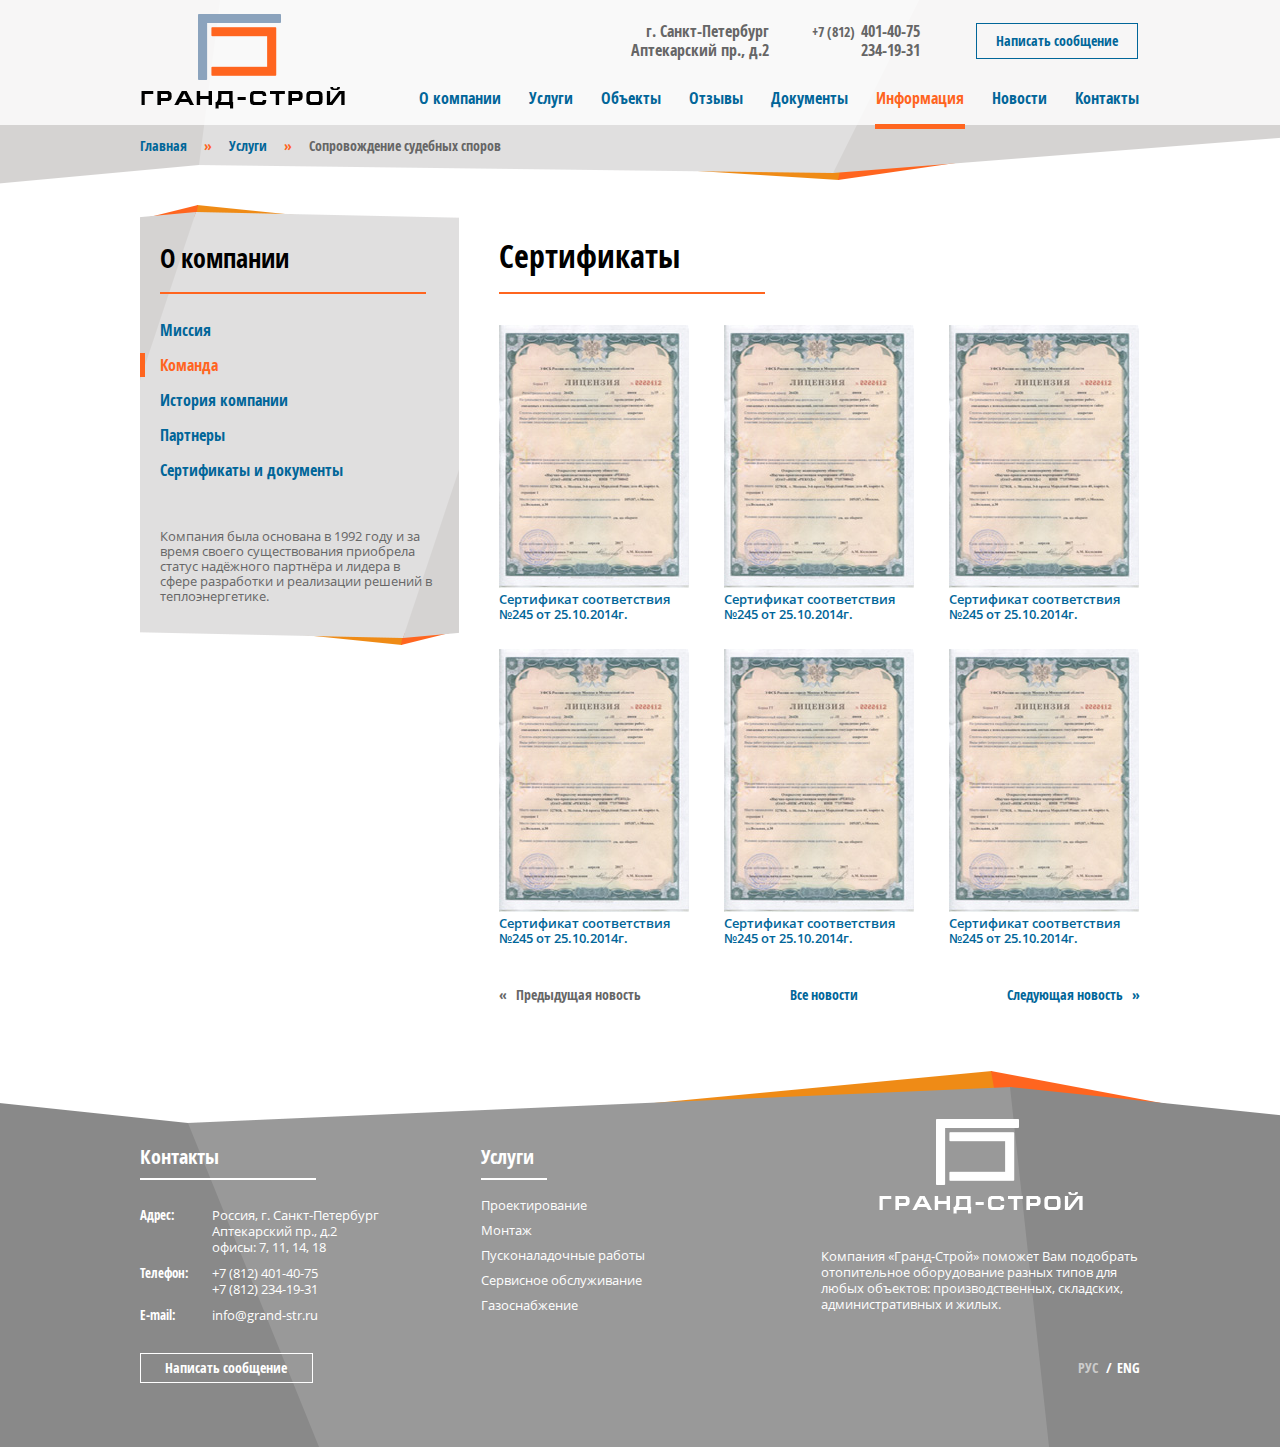
<file: page11.html>
﻿<!DOCTYPE html>
<html>
<head>
	<title>Гранд-строй</title>
	<meta charset="utf-8">
	<meta name="viewport" content="width=1100, user-scalable=yes">
	<!--<link href="./favicon.ico" rel="shortcut icon">-->
	<link href="./css/style.css" rel="stylesheet">
	<link href="./css/uniform.css" rel="stylesheet">
	<link href="./fancybox/style.css" rel="stylesheet">
	<script src="./js/jquery.js"></script>
	<!--[if IE 8]>
		<script src="http://html5shiv.googlecode.com/svn/trunk/html5.js"></script> 
		<script src="./js/ie8.js"></script>
	<![endif]-->
</head>
<body>
	<div class="wrapper">
		<header>
			<div>
				<a href="#"><img src="./img/logo.png" width="204" height="95" class="logo" alt=""></a>
				<ul class="contacts">
					<li>
						<p>г. Санкт-Петербург</p>
						<p>Аптекарский пр., д.2</p>
					</li>
					<li>
						<p><span>+7 (812)</span> 401-40-75</p>
						<p>234-19-31</p>
					</li>
				</ul>
				<button class="message">Написать сообщение</button>
				<nav>
					<ul>
						<li><a href="#">О компании</a></li>
						<li><a href="#">Услуги</a></li>
						<li><a href="#">Объекты</a></li>
						<li><a href="#">Отзывы</a></li>
						<li><a href="#">Документы</a></li>
						<li class="active"><a href="#">Информация</a></li>
						<li><a href="#">Новости</a></li>
						<li><a href="#">Контакты</a></li>
					</ul>
				</nav>
			</div>
		</header>
		<div class="content">
			<ul class="breadcrumbs">
				<li><a href="#">Главная</a></li>
				<li><a href="#">Услуги</a></li>
				<li>Сопровождение судебных споров</li>
			</ul>
			<div>
				<div class="lc">
					<div class="nav">
						<div>
							<h3>О компании</h3>
							<ul>
								<li><a href="#">Миссия</a></li>
								<li class="active"><a href="#">Команда</a></li>
								<li><a href="#">История компании</a></li>
								<li><a href="#">Партнеры</a></li>
								<li><a href="#">Сертификаты и документы</a></li>
							</ul>
							<h6>Компания была основана в 1992 году и за время своего существования приобрела статус надёжного партнёра и лидера в сфере разработки и реализации решений в теплоэнергетике. </h6>
						</div>
					</div>
				</div>
				<div class="rc">
					<h1>Сертификаты</h1>
					<ul class="grid">
						<li>
							<a href="./pic/big.jpg" class="zoom" title="Сертификат соответствия	№245 от 25.10.2014г.">
								<img src="./pic/cert.jpg" width="190" height="263" alt="">
								<h5>Сертификат соответствия	№245 от 25.10.2014г.</h5>
							</a>
						</li>
						<li>
							<a href="./pic/big.jpg" class="zoom" title="Сертификат соответствия	№245 от 25.10.2014г.">
								<img src="./pic/cert.jpg" width="190" height="263" alt="">
								<h5>Сертификат соответствия	№245 от 25.10.2014г.</h5>
							</a>
						</li>
						<li>
							<a href="./pic/big.jpg" class="zoom" title="Сертификат соответствия	№245 от 25.10.2014г.">
								<img src="./pic/cert.jpg" width="190" height="263" alt="">
								<h5>Сертификат соответствия	№245 от 25.10.2014г.</h5>
							</a>
						</li>
						<li>
							<a href="./pic/big.jpg" class="zoom" title="Сертификат соответствия	№245 от 25.10.2014г.">
								<img src="./pic/cert.jpg" width="190" height="263" alt="">
								<h5>Сертификат соответствия	№245 от 25.10.2014г.</h5>
							</a>
						</li>
						<li>
							<a href="./pic/big.jpg" class="zoom" title="Сертификат соответствия	№245 от 25.10.2014г.">
								<img src="./pic/cert.jpg" width="190" height="263" alt="">
								<h5>Сертификат соответствия	№245 от 25.10.2014г.</h5>
							</a>
						</li>
						<li>
							<a href="./pic/big.jpg" class="zoom" title="Сертификат соответствия	№245 от 25.10.2014г.">
								<img src="./pic/cert.jpg" width="190" height="263" alt="">
								<h5>Сертификат соответствия	№245 от 25.10.2014г.</h5>
							</a>
						</li>
					</ul>
					<h6 class="navigation">
						<span class="prev"><em>«</em> Предыдущая новость</span>
						<a href="#">Все новости</a>
						<span class="next"><a href="#">Следующая новость <em>»</em></a></span>
					</h6>
				</div>
			</div>
		</div>
		<div class="clear"></div>
	</div>
	<footer>
		<div>
			<div class="contacts">
				<h4>Контакты</h4>
				<div>
					<h6>Адрес:</h6>
					<p>Россия, г. Санкт-Петербург</p>
					<p>Аптекарский пр., д.2</p>
					<p>офисы: 7, 11, 14, 18</p>
				</div>
				<div>
					<h6>Телефон:</h6>
					<p>+7 (812) 401-40-75</p>
					<p>+7 (812) 234-19-31</p>
				</div>
				<div>
					<h6>E-mail:</h6>
					<p>info@grand-str.ru</p>
				</div>
				<button>Написать сообщение</button>
			</div>
			<div class="services">
				<h4>Услуги</h4>
				<ul>
					<li><a href="#">Проектирование</a></li>
					<li><a href="#">Монтаж</a></li>
					<li><a href="#">Пусконаладочные работы</a></li>
					<li><a href="#">Сервисное обслуживание</a></li>
					<li><a href="#">Газоснабжение</a></li>
				</ul>
			</div>
			<div class="information">
				<img src="./img/logo_f.png" width="204" height="95" alt="">
				<p>Компания «Гранд-Строй» поможет Вам подобрать отопительное оборудование разных типов для любых объектов: производственных, складских, административных и жилых.</p>
				<ul>
					<li class="active"><a href="#">Рус</a></li>
					<li><a href="#">Eng</a></li>
				</ul>
			</div>
		</div>
	</footer>
	<script src="./fancybox/script.js"></script>
	<script src="./js/easing.js"></script>
	<script src="./js/slides.js"></script>
	<script src="./js/uniform.js"></script>
	<script src="./js/dynamic.js"></script>
</body>
</html>
</file>
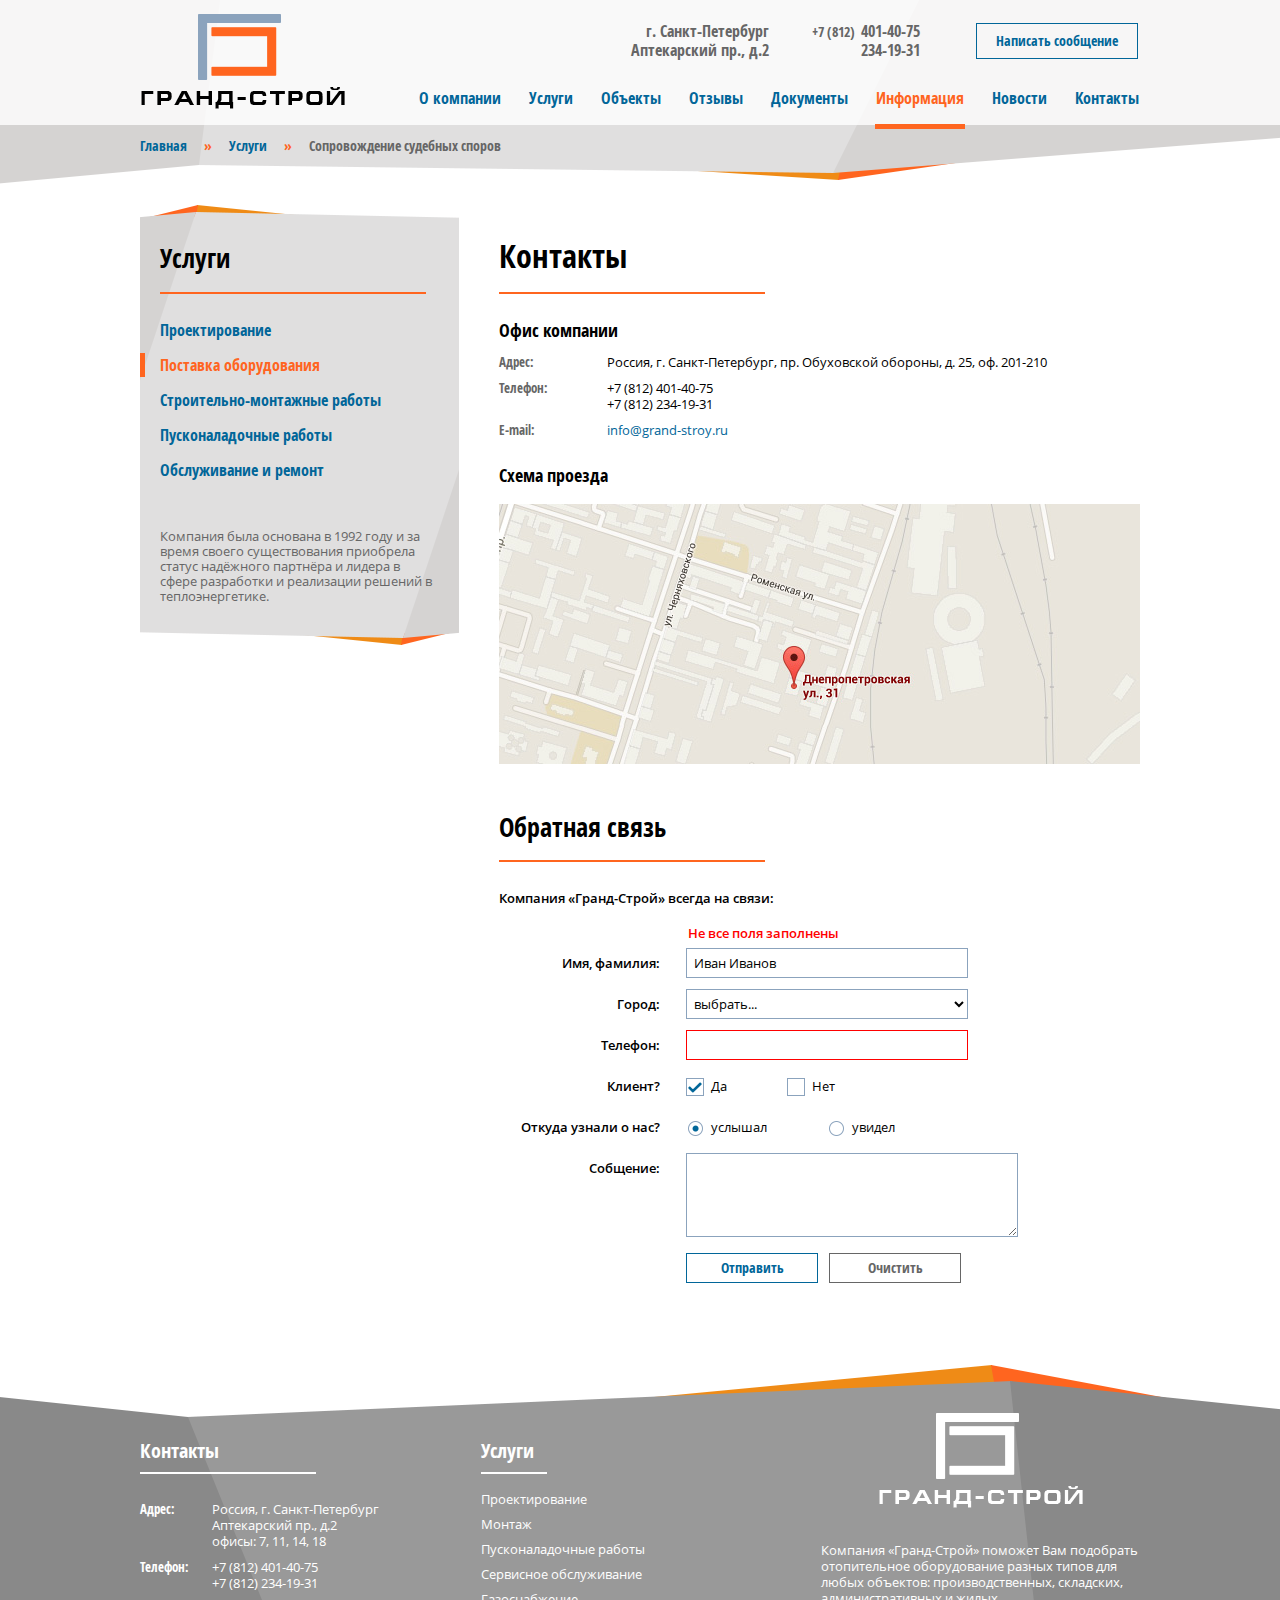
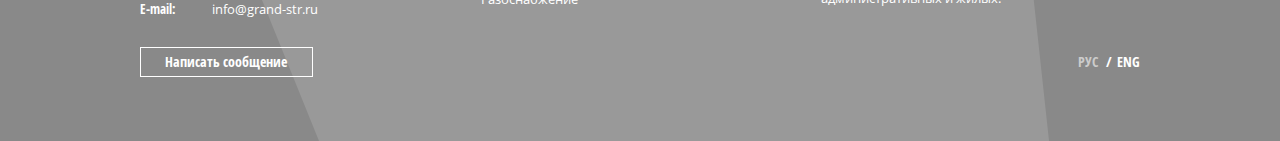
<file: page12.html>
﻿<!DOCTYPE html>
<html>
<head>
	<title>Гранд-строй</title>
	<meta charset="utf-8">
	<meta name="viewport" content="width=1100, user-scalable=yes">
	<!--<link href="./favicon.ico" rel="shortcut icon">-->
	<link href="./css/style.css" rel="stylesheet">
	<link href="./css/uniform.css" rel="stylesheet">
	<link href="./fancybox/style.css" rel="stylesheet">
	<script src="./js/jquery.js"></script>
	<!--[if IE 8]>
		<script src="http://html5shiv.googlecode.com/svn/trunk/html5.js"></script> 
		<script src="./js/ie8.js"></script>
	<![endif]-->
</head>
<body>
	<div class="wrapper">
		<header>
			<div>
				<a href="#"><img src="./img/logo.png" width="204" height="95" class="logo" alt=""></a>
				<ul class="contacts">
					<li>
						<p>г. Санкт-Петербург</p>
						<p>Аптекарский пр., д.2</p>
					</li>
					<li>
						<p><span>+7 (812)</span> 401-40-75</p>
						<p>234-19-31</p>
					</li>
				</ul>
				<button class="message">Написать сообщение</button>
				<nav>
					<ul>
						<li><a href="#">О компании</a></li>
						<li><a href="#">Услуги</a></li>
						<li><a href="#">Объекты</a></li>
						<li><a href="#">Отзывы</a></li>
						<li><a href="#">Документы</a></li>
						<li class="active"><a href="#">Информация</a></li>
						<li><a href="#">Новости</a></li>
						<li><a href="#">Контакты</a></li>
					</ul>
				</nav>
			</div>
		</header>
		<div class="content">
			<ul class="breadcrumbs">
				<li><a href="#">Главная</a></li>
				<li><a href="#">Услуги</a></li>
				<li>Сопровождение судебных споров</li>
			</ul>
			<div>
				<div class="lc">
					<div class="nav">
						<div>
							<h3>Услуги</h3>
							<ul>
								<li><a href="#">Проектирование</a></li>
								<li class="active"><a href="#">Поставка оборудования</a></li>
								<li><a href="#">Строительно-монтажные работы</a></li>
								<li><a href="#">Пусконаладочные работы</a></li>
								<li><a href="#">Обслуживание и ремонт</a></li>
							</ul>
							<h6>Компания была основана в 1992 году и за время своего существования приобрела статус надёжного партнёра и лидера в сфере разработки и реализации решений в теплоэнергетике.</h6>
						</div>
					</div>
				</div>
				<div class="rc">
					<h1>Контакты</h1>
					<div class="contacts-b">
						<h3>Офис компании</h3>
						<p><span>Адрес:</span> Россия, г. Санкт-Петербург, пр. Обуховской обороны, д. 25, оф. 201-210</p>
						<p><span>Телефон:</span> +7 (812) 401-40-75<br> +7 (812) 234-19-31</p>
						<p><span>E-mail:</span> <a href="mailto:info@grand-stroy.ru">info@grand-stroy.ru</a></p>
						<h3>Схема проезда</h3>
						<div class="map">
							<img src="./pic/map.jpg" width="641" height="" alt="">
						</div>
					</div>
					<div class="feedback">
						<h2>Обратная связь</h2>
						<h6>Компания «Гранд-Строй» всегда на связи:</h6>
						<h6 class="error">Не все поля заполнены</h6>
						<div class="element">
							<p>Имя, фамилия:</p>
							<input type="text" value="Иван Иванов">
						</div>
						<div class="element">
							<p>Город:</p>
							<select>
								<option disabled selected>выбрать...</option>
								<option>Москва</option>
								<option>Санкт-Петербург</option>
								<option>Барнаул</option>
								<option>Житомир</option>
							</select>
						</div>
						<div class="element error">
							<p>Телефон:</p>
							<input type="text">
						</div>
						<div class="element">
							<p>Клиент?</p>
							<ul>
								<li><input type="checkbox" name="c1" checked> Да</li>
								<li><input type="checkbox" name="c1"> Нет</li>
							</ul>
						</div>
						<div class="element">
							<p>Откуда узнали о нас?</p>
							<ul>
								<li><input type="radio" name="r1" checked> услышал</li>
								<li><input type="radio" name="r1"> увидел</li>
							</ul>
						</div>
						<div class="element">
							<p>Собщение:</p>
							<textarea cols="60" rows="4"></textarea>
						</div>
						<div class="buttons">
							<button>Отправить</button>
							<button class="cancel">Очистить</button>
						</div>
					</div>
				</div>
			</div>
		</div>
		<div class="clear"></div>
	</div>
	<footer>
		<div>
			<div class="contacts">
				<h4>Контакты</h4>
				<div>
					<h6>Адрес:</h6>
					<p>Россия, г. Санкт-Петербург</p>
					<p>Аптекарский пр., д.2</p>
					<p>офисы: 7, 11, 14, 18</p>
				</div>
				<div>
					<h6>Телефон:</h6>
					<p>+7 (812) 401-40-75</p>
					<p>+7 (812) 234-19-31</p>
				</div>
				<div>
					<h6>E-mail:</h6>
					<p>info@grand-str.ru</p>
				</div>
				<button>Написать сообщение</button>
			</div>
			<div class="services">
				<h4>Услуги</h4>
				<ul>
					<li><a href="#">Проектирование</a></li>
					<li><a href="#">Монтаж</a></li>
					<li><a href="#">Пусконаладочные работы</a></li>
					<li><a href="#">Сервисное обслуживание</a></li>
					<li><a href="#">Газоснабжение</a></li>
				</ul>
			</div>
			<div class="information">
				<img src="./img/logo_f.png" width="204" height="95" alt="">
				<p>Компания «Гранд-Строй» поможет Вам подобрать отопительное оборудование разных типов для любых объектов: производственных, складских, административных и жилых.</p>
				<ul>
					<li class="active"><a href="#">Рус</a></li>
					<li><a href="#">Eng</a></li>
				</ul>
			</div>
		</div>
	</footer>
	<script src="./fancybox/script.js"></script>
	<script src="./js/easing.js"></script>
	<script src="./js/slides.js"></script>
	<script src="./js/uniform.js"></script>
	<script src="./js/dynamic.js"></script>
</body>
</html>
</file>
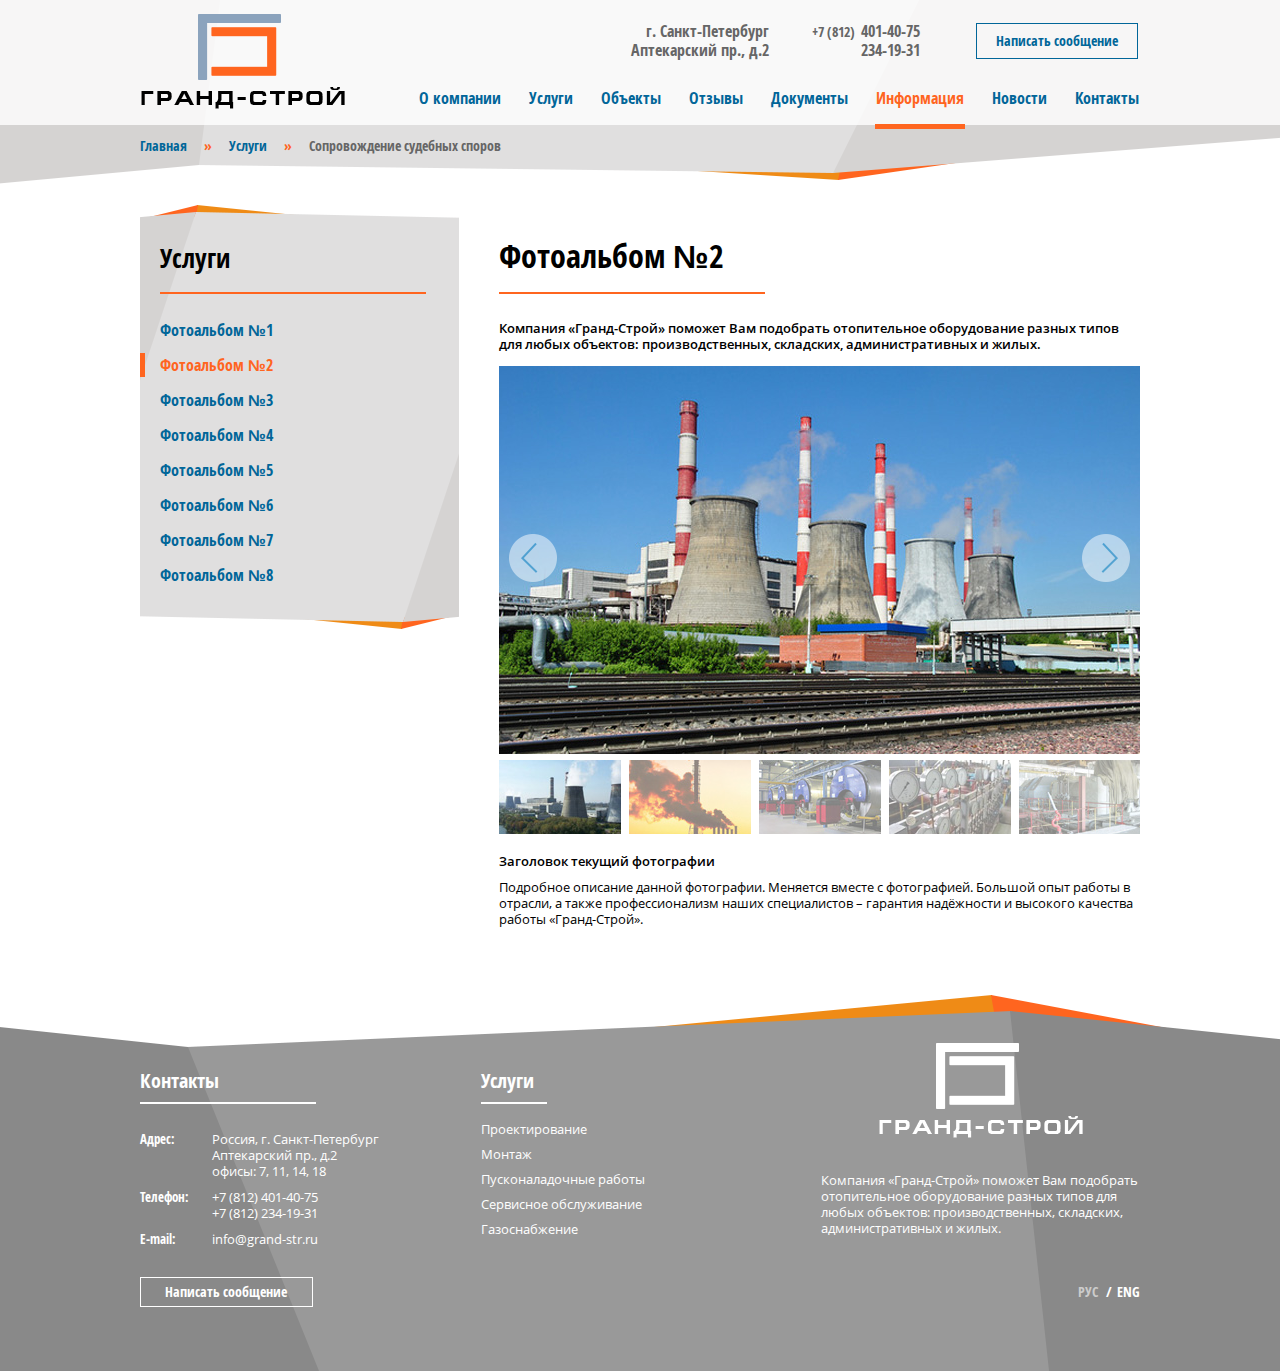
<file: page2.html>
﻿<!DOCTYPE html>
<html>
<head>
	<title>Гранд-строй</title>
	<meta charset="utf-8">
	<meta name="viewport" content="width=1100, user-scalable=yes">
	<!--<link href="./favicon.ico" rel="shortcut icon">-->
	<link href="./css/style.css" rel="stylesheet">
	<link href="./css/uniform.css" rel="stylesheet">
	<link href="./fancybox/style.css" rel="stylesheet">
	<script src="./js/jquery.js"></script>
	<!--[if IE 8]>
		<script src="http://html5shiv.googlecode.com/svn/trunk/html5.js"></script> 
		<script src="./js/ie8.js"></script>
	<![endif]-->
</head>
<body>
	<div class="wrapper">
		<header>
			<div>
				<a href="#"><img src="./img/logo.png" width="204" height="95" class="logo" alt=""></a>
				<ul class="contacts">
					<li>
						<p>г. Санкт-Петербург</p>
						<p>Аптекарский пр., д.2</p>
					</li>
					<li>
						<p><span>+7 (812)</span> 401-40-75</p>
						<p>234-19-31</p>
					</li>
				</ul>
				<button class="message">Написать сообщение</button>
				<nav>
					<ul>
						<li><a href="#">О компании</a></li>
						<li><a href="#">Услуги</a></li>
						<li><a href="#">Объекты</a></li>
						<li><a href="#">Отзывы</a></li>
						<li><a href="#">Документы</a></li>
						<li class="active"><a href="#">Информация</a></li>
						<li><a href="#">Новости</a></li>
						<li><a href="#">Контакты</a></li>
					</ul>
				</nav>
			</div>
		</header>
		<div class="content">
			<ul class="breadcrumbs">
				<li><a href="#">Главная</a></li>
				<li><a href="#">Услуги</a></li>
				<li>Сопровождение судебных споров</li>
			</ul>
			<div>
				<div class="lc">
					<div class="nav">
						<div>
							<h3>Услуги</h3>
							<ul>
								<li><a href="#">Фотоальбом №1</a></li>
								<li class="active"><a href="#">Фотоальбом №2</a></li>
								<li><a href="#">Фотоальбом №3</a></li>
								<li><a href="#">Фотоальбом №4</a></li>
								<li><a href="#">Фотоальбом №5</a></li>
								<li><a href="#">Фотоальбом №6</a></li>
								<li><a href="#">Фотоальбом №7</a></li>
								<li><a href="#">Фотоальбом №8</a></li>
							</ul>
						</div>
					</div>
				</div>
				<div class="rc">
					<h1>Фотоальбом №2</h1>
					<p><strong>Компания «Гранд-Строй» поможет Вам подобрать отопительное оборудование разных типов для любых объектов: производственных, складских, административных и жилых.</strong></p>
					<div class="gallery">
						<div class="container">
							<div data-preview="./pic/preview1.jpg">
								<img src="./pic/gallery1.jpg" width="641" height="388" alt="">
							</div>
							<div data-preview="./pic/preview2.jpg">
								<img src="./pic/gallery2.jpg" width="641" height="388" alt="">
							</div>
							<div data-preview="./pic/preview3.jpg">
								<img src="./pic/gallery1.jpg" width="641" height="388" alt="">
							</div>
							<div data-preview="./pic/preview4.jpg">
								<img src="./pic/gallery2.jpg" width="641" height="388" alt="">
							</div>
							<div data-preview="./pic/preview5.jpg">
								<img src="./pic/gallery1.jpg" width="641" height="388" alt="">
							</div>
						</div>
					</div>
					<p><strong>Заголовок текущий фотографии</strong></p>
					<p>Подробное описание данной фотографии. Меняется вместе с фотографией. Большой опыт работы в отрасли, а также профессионализм наших специалистов – гарантия надёжности и высокого качества работы «Гранд-Строй».</p>
				</div>
			</div>
		</div>
		<div class="clear"></div>
	</div>
	<footer>
		<div>
			<div class="contacts">
				<h4>Контакты</h4>
				<div>
					<h6>Адрес:</h6>
					<p>Россия, г. Санкт-Петербург</p>
					<p>Аптекарский пр., д.2</p>
					<p>офисы: 7, 11, 14, 18</p>
				</div>
				<div>
					<h6>Телефон:</h6>
					<p>+7 (812) 401-40-75</p>
					<p>+7 (812) 234-19-31</p>
				</div>
				<div>
					<h6>E-mail:</h6>
					<p>info@grand-str.ru</p>
				</div>
				<button>Написать сообщение</button>
			</div>
			<div class="services">
				<h4>Услуги</h4>
				<ul>
					<li><a href="#">Проектирование</a></li>
					<li><a href="#">Монтаж</a></li>
					<li><a href="#">Пусконаладочные работы</a></li>
					<li><a href="#">Сервисное обслуживание</a></li>
					<li><a href="#">Газоснабжение</a></li>
				</ul>
			</div>
			<div class="information">
				<img src="./img/logo_f.png" width="204" height="95" alt="">
				<p>Компания «Гранд-Строй» поможет Вам подобрать отопительное оборудование разных типов для любых объектов: производственных, складских, административных и жилых.</p>
				<ul>
					<li class="active"><a href="#">Рус</a></li>
					<li><a href="#">Eng</a></li>
				</ul>
			</div>
		</div>
	</footer>
	<script src="./fancybox/script.js"></script>
	<script src="./js/easing.js"></script>
	<script src="./js/slides.js"></script>
	<script src="./js/uniform.js"></script>
	<script src="./js/dynamic.js"></script>
</body>
</html>
</file>
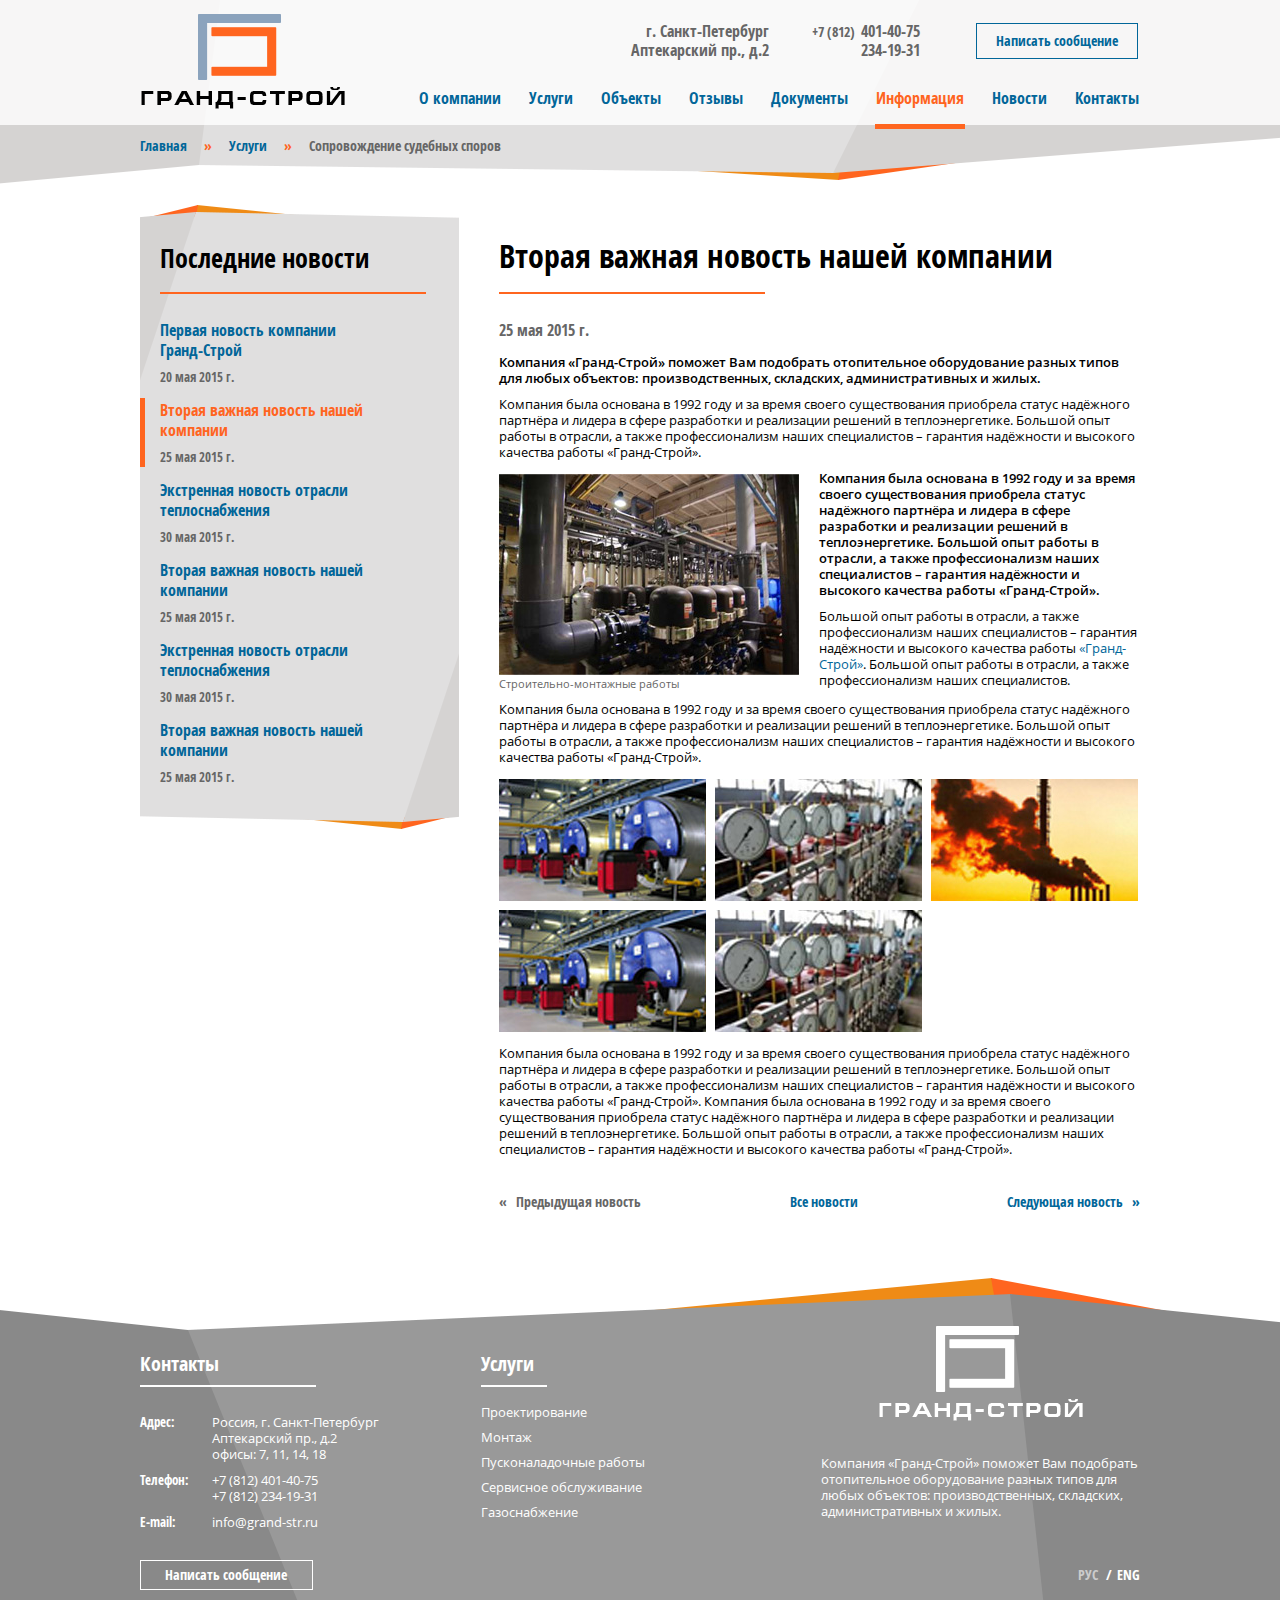
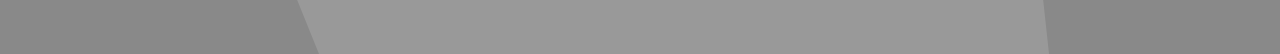
<file: page3.html>
﻿<!DOCTYPE html>
<html>
<head>
	<title>Гранд-строй</title>
	<meta charset="utf-8">
	<meta name="viewport" content="width=1100, user-scalable=yes">
	<!--<link href="./favicon.ico" rel="shortcut icon">-->
	<link href="./css/style.css" rel="stylesheet">
	<link href="./css/uniform.css" rel="stylesheet">
	<link href="./fancybox/style.css" rel="stylesheet">
	<script src="./js/jquery.js"></script>
	<!--[if IE 8]>
		<script src="http://html5shiv.googlecode.com/svn/trunk/html5.js"></script> 
		<script src="./js/ie8.js"></script>
	<![endif]-->
</head>
<body>
	<div class="wrapper">
		<header>
			<div>
				<a href="#"><img src="./img/logo.png" width="204" height="95" class="logo" alt=""></a>
				<ul class="contacts">
					<li>
						<p>г. Санкт-Петербург</p>
						<p>Аптекарский пр., д.2</p>
					</li>
					<li>
						<p><span>+7 (812)</span> 401-40-75</p>
						<p>234-19-31</p>
					</li>
				</ul>
				<button class="message">Написать сообщение</button>
				<nav>
					<ul>
						<li><a href="#">О компании</a></li>
						<li><a href="#">Услуги</a></li>
						<li><a href="#">Объекты</a></li>
						<li><a href="#">Отзывы</a></li>
						<li><a href="#">Документы</a></li>
						<li class="active"><a href="#">Информация</a></li>
						<li><a href="#">Новости</a></li>
						<li><a href="#">Контакты</a></li>
					</ul>
				</nav>
			</div>
		</header>
		<div class="content">
			<ul class="breadcrumbs">
				<li><a href="#">Главная</a></li>
				<li><a href="#">Услуги</a></li>
				<li>Сопровождение судебных споров</li>
			</ul>
			<div>
				<div class="lc">
					<div class="nav">
						<div>
							<h3>Последние новости</h3>
							<ul>
								<li><a href="#">Первая новость компании<br> Гранд-Строй <span>20 мая 2015 г.</span></a></li>
								<li class="active"><a href="#">Вторая важная новость нашей компании <span>25 мая 2015 г.</span></a></li>
								<li><a href="#">Экстренная новость отрасли теплоснабжения <span>30 мая 2015 г.</span></a></li>
								<li><a href="#">Вторая важная новость нашей компании <span>25 мая 2015 г.</span></a></li>
								<li><a href="#">Экстренная новость отрасли теплоснабжения <span>30 мая 2015 г.</span></a></li>
								<li><a href="#">Вторая важная новость нашей компании <span>25 мая 2015 г.</span></a></li>
							</ul>
						</div>
					</div>
				</div>
				<div class="rc">
					<h1>Вторая важная новость нашей компании</h1>
					<h6 class="date">25 мая 2015 г.</h6>
					<p><strong>Компания «Гранд-Строй» поможет Вам подобрать отопительное оборудование разных типов для любых объектов: производственных, складских, административных и жилых.</strong></p>
					<p>Компания была основана в 1992 году и за время своего существования приобрела статус надёжного партнёра и лидера в сфере разработки и реализации решений в теплоэнергетике. Большой опыт работы в отрасли, а также профессионализм наших специалистов – гарантия надёжности и высокого качества работы «Гранд-Строй».</p>
					<div class="incut">
						<div>
							<img src="./pic/incut.jpg" width="300" height="201" alt="">
							<h6>Строительно-монтажные работы</h6>
						</div>
						<p><strong>Компания была основана в 1992 году и за время своего существования приобрела статус надёжного партнёра и лидера в сфере разработки и реализации решений в теплоэнергетике. Большой опыт работы в отрасли, а также профессионализм наших специалистов – гарантия надёжности и высокого качества работы «Гранд-Строй».</strong></p>
						<p>Большой опыт работы в отрасли, а также профессионализм наших специалистов – гарантия надёжности и высокого качества работы <a href="#">«Гранд-Строй»</a>. Большой опыт работы в отрасли, а также профессионализм наших специалистов.</p>
					</div>
					<p>Компания была основана в 1992 году и за время своего существования приобрела статус надёжного партнёра и лидера в сфере разработки и реализации решений в теплоэнергетике. Большой опыт работы в отрасли, а также профессионализм наших специалистов – гарантия надёжности и высокого качества работы «Гранд-Строй».</p>
					<ul class="images">
						<li><a href="./pic/big.jpg" class="zoom" title="Сертификат соответствия	№245 от 25.10.2014г."><img src="./pic/img1.jpg" width="207" height="122" alt=""></a></li>
						<li><a href="./pic/big.jpg" class="zoom" title="Сертификат соответствия	№245 от 25.10.2014г."><img src="./pic/img2.jpg" width="207" height="122" alt=""></a></li>
						<li><a href="./pic/big.jpg" class="zoom" title="Сертификат соответствия	№245 от 25.10.2014г."><img src="./pic/img3.jpg" width="207" height="122" alt=""></a></li>
						<li><a href="./pic/big.jpg" class="zoom" title="Сертификат соответствия	№245 от 25.10.2014г."><img src="./pic/img1.jpg" width="207" height="122" alt=""></a></li>
						<li><a href="./pic/big.jpg" class="zoom" title="Сертификат соответствия	№245 от 25.10.2014г."><img src="./pic/img2.jpg" width="207" height="122" alt=""></a></li>
					</ul>
					<p>Компания была основана в 1992 году и за время своего существования приобрела статус надёжного партнёра и лидера в сфере разработки и реализации решений в теплоэнергетике. Большой опыт работы в отрасли, а также профессионализм наших специалистов – гарантия надёжности и высокого качества работы «Гранд-Строй». Компания была основана в 1992 году и за время своего существования приобрела статус надёжного партнёра и лидера в сфере разработки и реализации решений в теплоэнергетике. Большой опыт работы в отрасли, а также профессионализм наших специалистов – гарантия надёжности и высокого качества работы «Гранд-Строй».</p>
					<h6 class="navigation">
						<span class="prev"><em>«</em> Предыдущая новость</span>
						<a href="#">Все новости</a>
						<span class="next"><a href="#">Следующая новость <em>»</em></a></span>
					</h6>
				</div>
			</div>
		</div>
		<div class="clear"></div>
	</div>
	<footer>
		<div>
			<div class="contacts">
				<h4>Контакты</h4>
				<div>
					<h6>Адрес:</h6>
					<p>Россия, г. Санкт-Петербург</p>
					<p>Аптекарский пр., д.2</p>
					<p>офисы: 7, 11, 14, 18</p>
				</div>
				<div>
					<h6>Телефон:</h6>
					<p>+7 (812) 401-40-75</p>
					<p>+7 (812) 234-19-31</p>
				</div>
				<div>
					<h6>E-mail:</h6>
					<p>info@grand-str.ru</p>
				</div>
				<button>Написать сообщение</button>
			</div>
			<div class="services">
				<h4>Услуги</h4>
				<ul>
					<li><a href="#">Проектирование</a></li>
					<li><a href="#">Монтаж</a></li>
					<li><a href="#">Пусконаладочные работы</a></li>
					<li><a href="#">Сервисное обслуживание</a></li>
					<li><a href="#">Газоснабжение</a></li>
				</ul>
			</div>
			<div class="information">
				<img src="./img/logo_f.png" width="204" height="95" alt="">
				<p>Компания «Гранд-Строй» поможет Вам подобрать отопительное оборудование разных типов для любых объектов: производственных, складских, административных и жилых.</p>
				<ul>
					<li class="active"><a href="#">Рус</a></li>
					<li><a href="#">Eng</a></li>
				</ul>
			</div>
		</div>
	</footer>
	<script src="./fancybox/script.js"></script>
	<script src="./js/easing.js"></script>
	<script src="./js/slides.js"></script>
	<script src="./js/uniform.js"></script>
	<script src="./js/dynamic.js"></script>
</body>
</html>
</file>
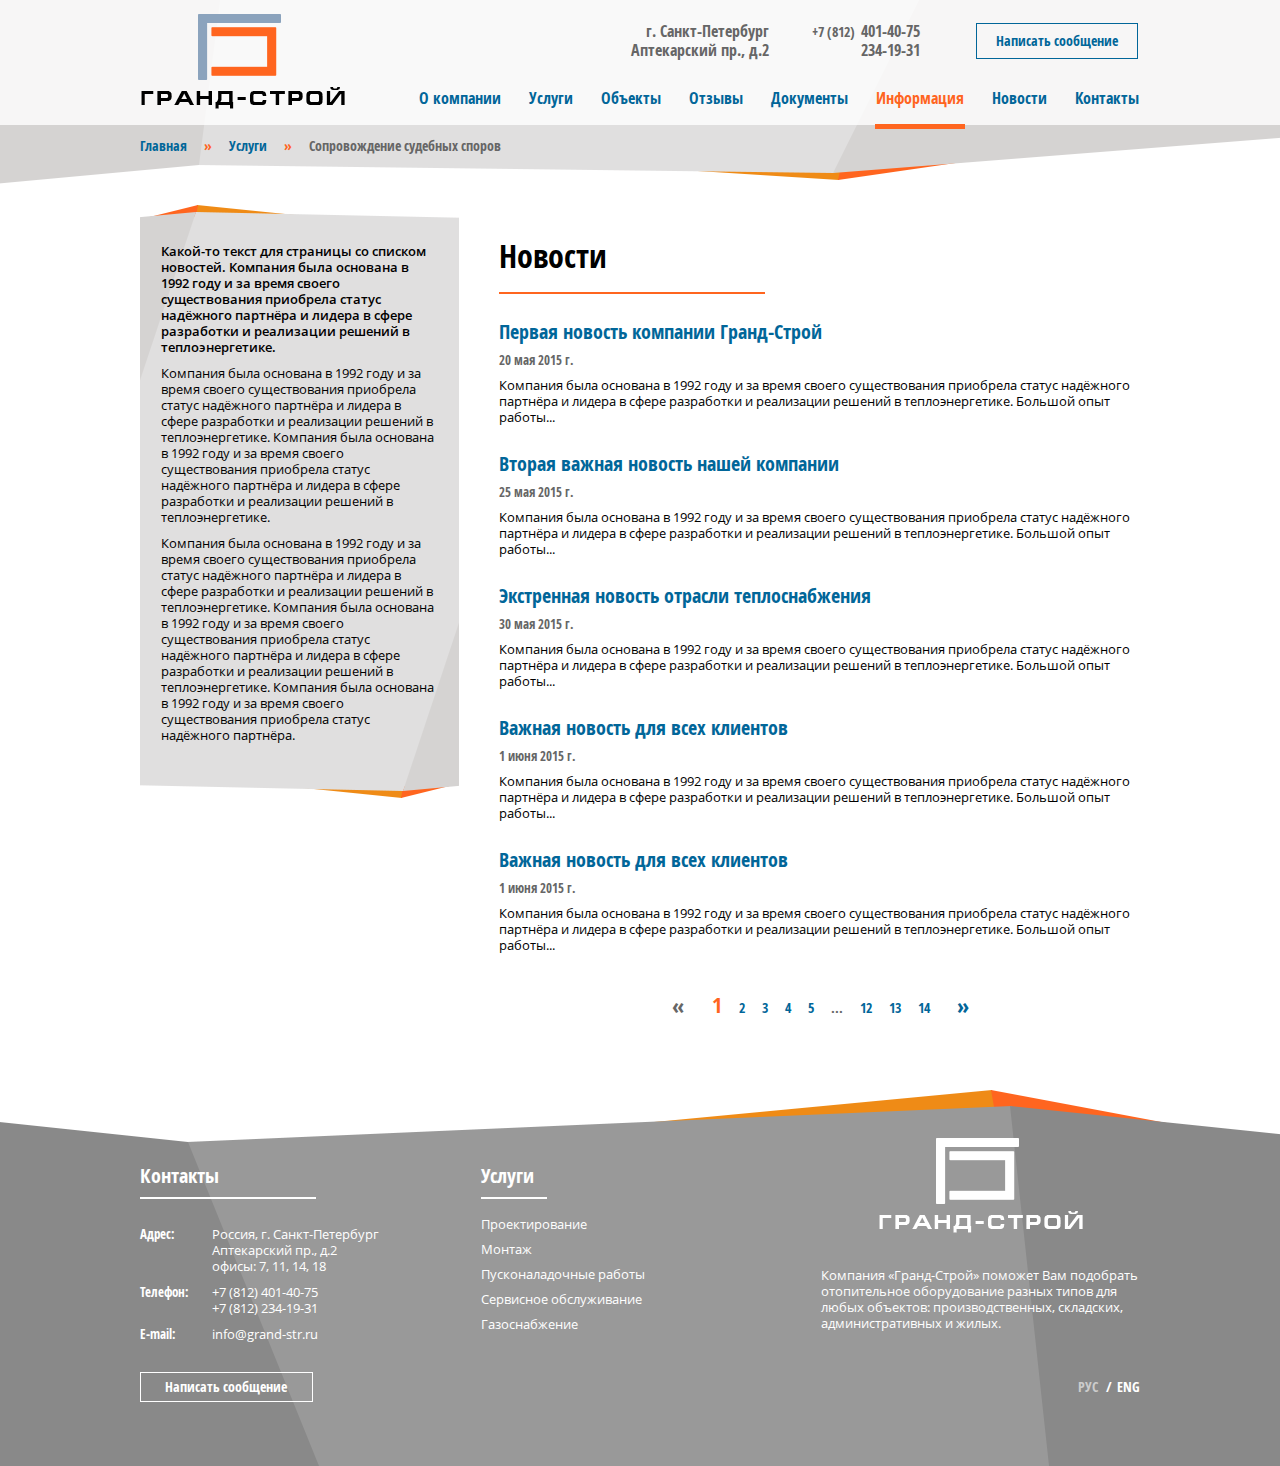
<file: page4.html>
﻿<!DOCTYPE html>
<html>
<head>
	<title>Гранд-строй</title>
	<meta charset="utf-8">
	<meta name="viewport" content="width=1100, user-scalable=yes">
	<!--<link href="./favicon.ico" rel="shortcut icon">-->
	<link href="./css/style.css" rel="stylesheet">
	<link href="./css/uniform.css" rel="stylesheet">
	<link href="./fancybox/style.css" rel="stylesheet">
	<script src="./js/jquery.js"></script>
	<!--[if IE 8]>
		<script src="http://html5shiv.googlecode.com/svn/trunk/html5.js"></script> 
		<script src="./js/ie8.js"></script>
	<![endif]-->
</head>
<body>
	<div class="wrapper">
		<header>
			<div>
				<a href="#"><img src="./img/logo.png" width="204" height="95" class="logo" alt=""></a>
				<ul class="contacts">
					<li>
						<p>г. Санкт-Петербург</p>
						<p>Аптекарский пр., д.2</p>
					</li>
					<li>
						<p><span>+7 (812)</span> 401-40-75</p>
						<p>234-19-31</p>
					</li>
				</ul>
				<button class="message">Написать сообщение</button>
				<nav>
					<ul>
						<li><a href="#">О компании</a></li>
						<li><a href="#">Услуги</a></li>
						<li><a href="#">Объекты</a></li>
						<li><a href="#">Отзывы</a></li>
						<li><a href="#">Документы</a></li>
						<li class="active"><a href="#">Информация</a></li>
						<li><a href="#">Новости</a></li>
						<li><a href="#">Контакты</a></li>
					</ul>
				</nav>
			</div>
		</header>
		<div class="content">
			<ul class="breadcrumbs">
				<li><a href="#">Главная</a></li>
				<li><a href="#">Услуги</a></li>
				<li>Сопровождение судебных споров</li>
			</ul>
			<div>
				<div class="lc">
					<div class="nav">
						<div>
							<p><strong>Какой-то текст для страницы со списком новостей. Компания была основана в 1992 году и за время своего существования приобрела статус надёжного партнёра и лидера в сфере разработки и реализации решений в теплоэнергетике.</strong></p>
							<p>Компания была основана в 1992 году и за время своего существования приобрела статус надёжного партнёра и лидера в сфере разработки и реализации решений в теплоэнергетике. Компания была основана в 1992 году и за время своего существования приобрела статус надёжного партнёра и лидера в сфере разработки и реализации решений в теплоэнергетике.</p>
							<p>Компания была основана в 1992 году и за время своего существования приобрела статус надёжного партнёра и лидера в сфере разработки и реализации решений в теплоэнергетике. Компания была основана в 1992 году и за время своего существования приобрела статус надёжного партнёра и лидера в сфере разработки и реализации решений в теплоэнергетике.  Компания была основана в 1992 году и за время своего существования приобрела статус надёжного партнёра.</p>
						</div>
					</div>
				</div>
				<div class="rc">
					<h1>Новости</h1>
					<ul class="news-l">
						<li>
							<h3><a href="#">Первая новость компании Гранд-Строй</a></h3>
							<h6>20 мая 2015 г.</h6>
							<p>Компания была основана в 1992 году и за время своего существования приобрела статус надёжного партнёра и лидера в сфере разработки и реализации решений в теплоэнергетике. Большой опыт работы...</p>
						</li>
						<li>
							<h3><a href="#">Вторая важная новость нашей компании</a></h3>
							<h6>25 мая 2015 г.</h6>
							<p>Компания была основана в 1992 году и за время своего существования приобрела статус надёжного партнёра и лидера в сфере разработки и реализации решений в теплоэнергетике. Большой опыт работы...</p>
						</li>
						<li>
							<h3><a href="#">Экстренная новость отрасли теплоснабжения</a></h3>
							<h6>30 мая 2015 г.</h6>
							<p>Компания была основана в 1992 году и за время своего существования приобрела статус надёжного партнёра и лидера в сфере разработки и реализации решений в теплоэнергетике. Большой опыт работы...</p>
						</li>
						<li>
							<h3><a href="#">Важная новость для всех клиентов</a></h3>
							<h6>1 июня 2015 г.</h6>
							<p>Компания была основана в 1992 году и за время своего существования приобрела статус надёжного партнёра и лидера в сфере разработки и реализации решений в теплоэнергетике. Большой опыт работы...</p>
						</li>
						<li>
							<h3><a href="#">Важная новость для всех клиентов</a></h3>
							<h6>1 июня 2015 г.</h6>
							<p>Компания была основана в 1992 году и за время своего существования приобрела статус надёжного партнёра и лидера в сфере разработки и реализации решений в теплоэнергетике. Большой опыт работы...</p>
						</li>
					</ul>
					<ul class="pages">
						<li class="prev"><span>«</span></li>
						<li class="current"><a href="#">1</a></li>
						<li><a href="#">2</a></li>
						<li><a href="#">3</a></li>
						<li><a href="#">4</a></li>
						<li><a href="#">5</a></li>
						<li><span>...</span></li>
						<li><a href="#">12</a></li>
						<li><a href="#">13</a></li>
						<li><a href="#">14</a></li>
						<li class="next"><a href="#">»</a></li>
					</ul>
				</div>
			</div>
		</div>
		<div class="clear"></div>
	</div>
	<footer>
		<div>
			<div class="contacts">
				<h4>Контакты</h4>
				<div>
					<h6>Адрес:</h6>
					<p>Россия, г. Санкт-Петербург</p>
					<p>Аптекарский пр., д.2</p>
					<p>офисы: 7, 11, 14, 18</p>
				</div>
				<div>
					<h6>Телефон:</h6>
					<p>+7 (812) 401-40-75</p>
					<p>+7 (812) 234-19-31</p>
				</div>
				<div>
					<h6>E-mail:</h6>
					<p>info@grand-str.ru</p>
				</div>
				<button>Написать сообщение</button>
			</div>
			<div class="services">
				<h4>Услуги</h4>
				<ul>
					<li><a href="#">Проектирование</a></li>
					<li><a href="#">Монтаж</a></li>
					<li><a href="#">Пусконаладочные работы</a></li>
					<li><a href="#">Сервисное обслуживание</a></li>
					<li><a href="#">Газоснабжение</a></li>
				</ul>
			</div>
			<div class="information">
				<img src="./img/logo_f.png" width="204" height="95" alt="">
				<p>Компания «Гранд-Строй» поможет Вам подобрать отопительное оборудование разных типов для любых объектов: производственных, складских, административных и жилых.</p>
				<ul>
					<li class="active"><a href="#">Рус</a></li>
					<li><a href="#">Eng</a></li>
				</ul>
			</div>
		</div>
	</footer>
	<script src="./fancybox/script.js"></script>
	<script src="./js/easing.js"></script>
	<script src="./js/slides.js"></script>
	<script src="./js/uniform.js"></script>
	<script src="./js/dynamic.js"></script>
</body>
</html>
</file>
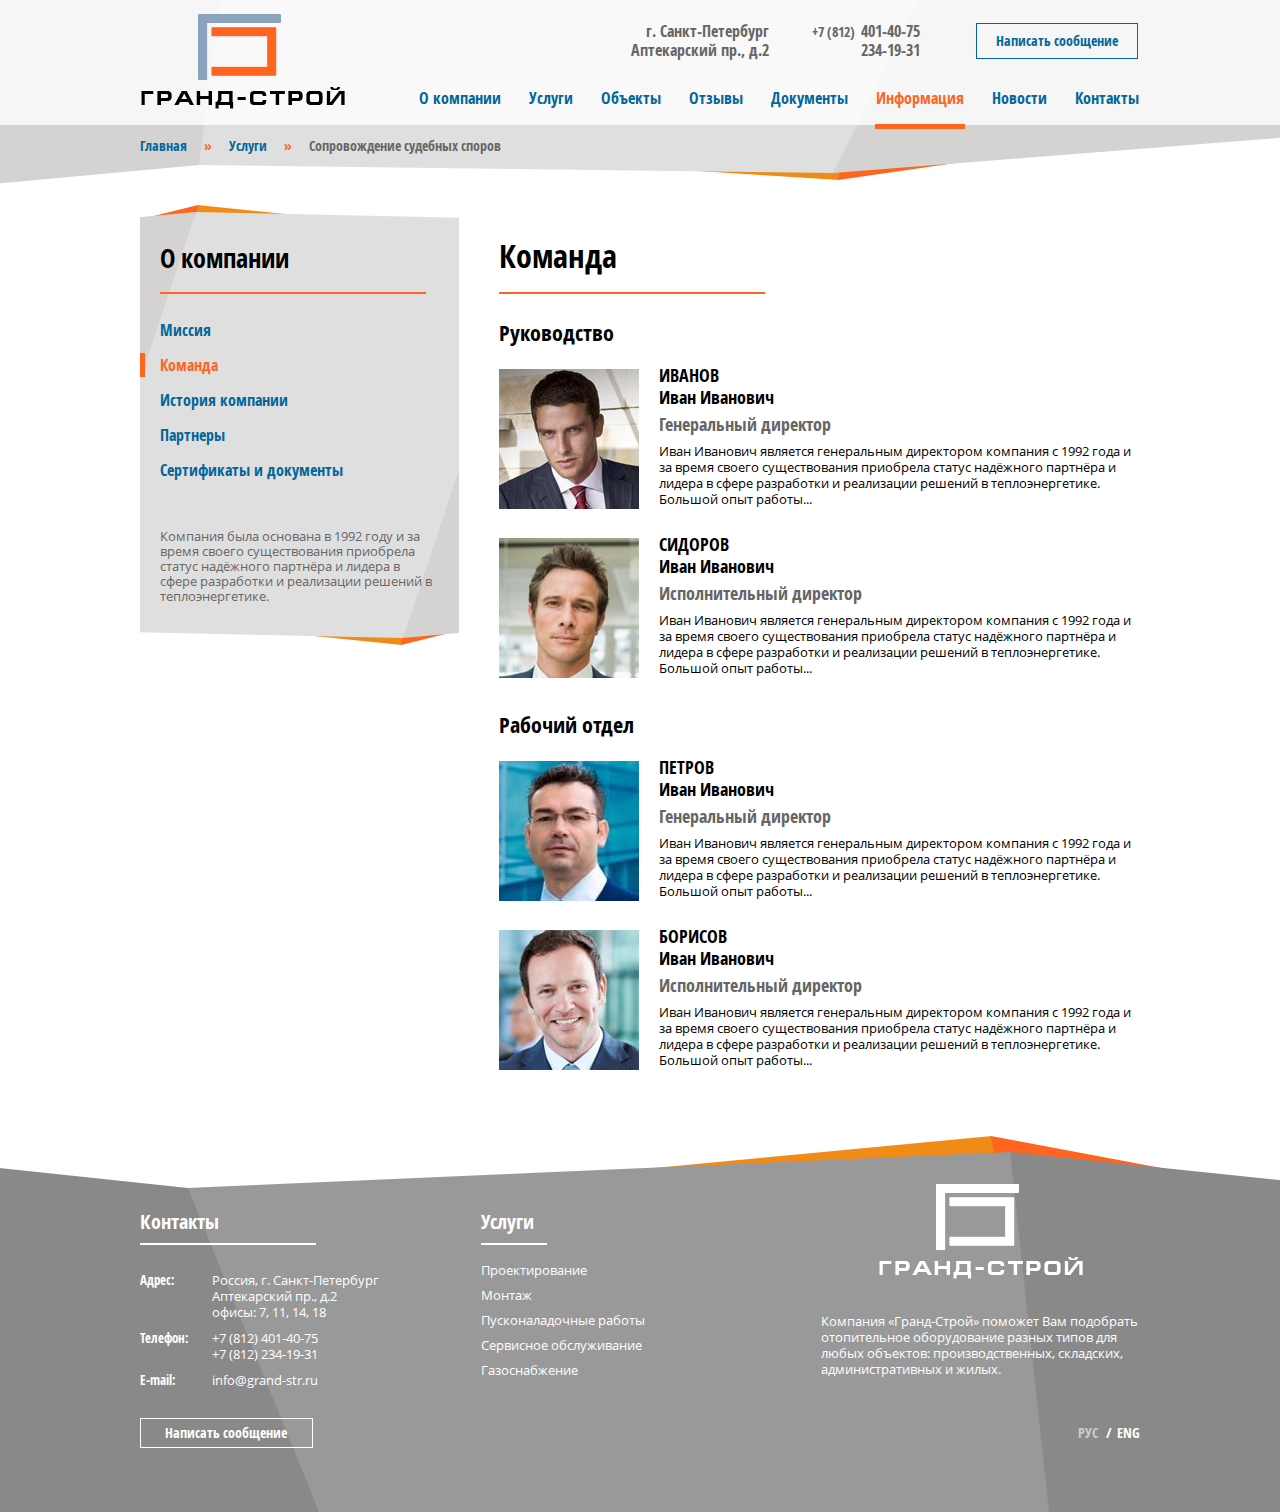
<file: page5.html>
﻿<!DOCTYPE html>
<html>
<head>
	<title>Гранд-строй</title>
	<meta charset="utf-8">
	<meta name="viewport" content="width=1100, user-scalable=yes">
	<!--<link href="./favicon.ico" rel="shortcut icon">-->
	<link href="./css/style.css" rel="stylesheet">
	<link href="./css/uniform.css" rel="stylesheet">
	<link href="./fancybox/style.css" rel="stylesheet">
	<script src="./js/jquery.js"></script>
	<!--[if IE 8]>
		<script src="http://html5shiv.googlecode.com/svn/trunk/html5.js"></script> 
		<script src="./js/ie8.js"></script>
	<![endif]-->
</head>
<body>
	<div class="wrapper">
		<header>
			<div>
				<a href="#"><img src="./img/logo.png" width="204" height="95" class="logo" alt=""></a>
				<ul class="contacts">
					<li>
						<p>г. Санкт-Петербург</p>
						<p>Аптекарский пр., д.2</p>
					</li>
					<li>
						<p><span>+7 (812)</span> 401-40-75</p>
						<p>234-19-31</p>
					</li>
				</ul>
				<button class="message">Написать сообщение</button>
				<nav>
					<ul>
						<li><a href="#">О компании</a></li>
						<li><a href="#">Услуги</a></li>
						<li><a href="#">Объекты</a></li>
						<li><a href="#">Отзывы</a></li>
						<li><a href="#">Документы</a></li>
						<li class="active"><a href="#">Информация</a></li>
						<li><a href="#">Новости</a></li>
						<li><a href="#">Контакты</a></li>
					</ul>
				</nav>
			</div>
		</header>
		<div class="content">
			<ul class="breadcrumbs">
				<li><a href="#">Главная</a></li>
				<li><a href="#">Услуги</a></li>
				<li>Сопровождение судебных споров</li>
			</ul>
			<div>
				<div class="lc">
					<div class="nav">
						<div>
							<h3>О компании</h3>
							<ul>
								<li><a href="#">Миссия</a></li>
								<li class="active"><a href="#">Команда</a></li>
								<li><a href="#">История компании</a></li>
								<li><a href="#">Партнеры</a></li>
								<li><a href="#">Сертификаты и документы</a></li>
							</ul>
							<h6>Компания была основана в 1992 году и за время своего существования приобрела статус надёжного партнёра и лидера в сфере разработки и реализации решений в теплоэнергетике. </h6>
						</div>
					</div>
				</div>
				<div class="rc">
					<h1>Команда</h1>
					<div class="team-l">
						<h2>Руководство</h2>
						<ul>
							<li>
								<div>
									<img src="./pic/person1.jpg" width="140" height="140" alt="">
								</div>
								<h3><span>Иванов</span> Иван Иванович</h3>
								<h5>Генеральный директор</h5>
								<p>Иван Иванович является генеральным директором компания с 1992 года и за время своего существования приобрела статус надёжного партнёра и лидера в сфере разработки и реализации решений в теплоэнергетике. Большой опыт работы...</p>
							</li>
							<li>
								<div>
									<img src="./pic/person2.jpg" width="140" height="140" alt="">
								</div>
								<h3><span>Сидоров</span> Иван Иванович</h3>
								<h5>Исполнительный директор</h5>
								<p>Иван Иванович является генеральным директором компания с 1992 года и за время своего существования приобрела статус надёжного партнёра и лидера в сфере разработки и реализации решений в теплоэнергетике. Большой опыт работы...</p>
							</li>
						</ul>
						<h2>Рабочий отдел</h2>
						<ul>
							<li>
								<div>
									<img src="./pic/person3.jpg" width="140" height="140" alt="">
								</div>
								<h3><span>Петров</span> Иван Иванович</h3>
								<h5>Генеральный директор</h5>
								<p>Иван Иванович является генеральным директором компания с 1992 года и за время своего существования приобрела статус надёжного партнёра и лидера в сфере разработки и реализации решений в теплоэнергетике. Большой опыт работы...</p>
							</li>
							<li>
								<div>
									<img src="./pic/person4.jpg" width="140" height="140" alt="">
								</div>
								<h3><span>Борисов</span> Иван Иванович</h3>
								<h5>Исполнительный директор</h5>
								<p>Иван Иванович является генеральным директором компания с 1992 года и за время своего существования приобрела статус надёжного партнёра и лидера в сфере разработки и реализации решений в теплоэнергетике. Большой опыт работы...</p>
							</li>
						</ul>
					</div>
				</div>
			</div>
		</div>
		<div class="clear"></div>
	</div>
	<footer>
		<div>
			<div class="contacts">
				<h4>Контакты</h4>
				<div>
					<h6>Адрес:</h6>
					<p>Россия, г. Санкт-Петербург</p>
					<p>Аптекарский пр., д.2</p>
					<p>офисы: 7, 11, 14, 18</p>
				</div>
				<div>
					<h6>Телефон:</h6>
					<p>+7 (812) 401-40-75</p>
					<p>+7 (812) 234-19-31</p>
				</div>
				<div>
					<h6>E-mail:</h6>
					<p>info@grand-str.ru</p>
				</div>
				<button>Написать сообщение</button>
			</div>
			<div class="services">
				<h4>Услуги</h4>
				<ul>
					<li><a href="#">Проектирование</a></li>
					<li><a href="#">Монтаж</a></li>
					<li><a href="#">Пусконаладочные работы</a></li>
					<li><a href="#">Сервисное обслуживание</a></li>
					<li><a href="#">Газоснабжение</a></li>
				</ul>
			</div>
			<div class="information">
				<img src="./img/logo_f.png" width="204" height="95" alt="">
				<p>Компания «Гранд-Строй» поможет Вам подобрать отопительное оборудование разных типов для любых объектов: производственных, складских, административных и жилых.</p>
				<ul>
					<li class="active"><a href="#">Рус</a></li>
					<li><a href="#">Eng</a></li>
				</ul>
			</div>
		</div>
	</footer>
	<script src="./fancybox/script.js"></script>
	<script src="./js/easing.js"></script>
	<script src="./js/slides.js"></script>
	<script src="./js/uniform.js"></script>
	<script src="./js/dynamic.js"></script>
</body>
</html>
</file>
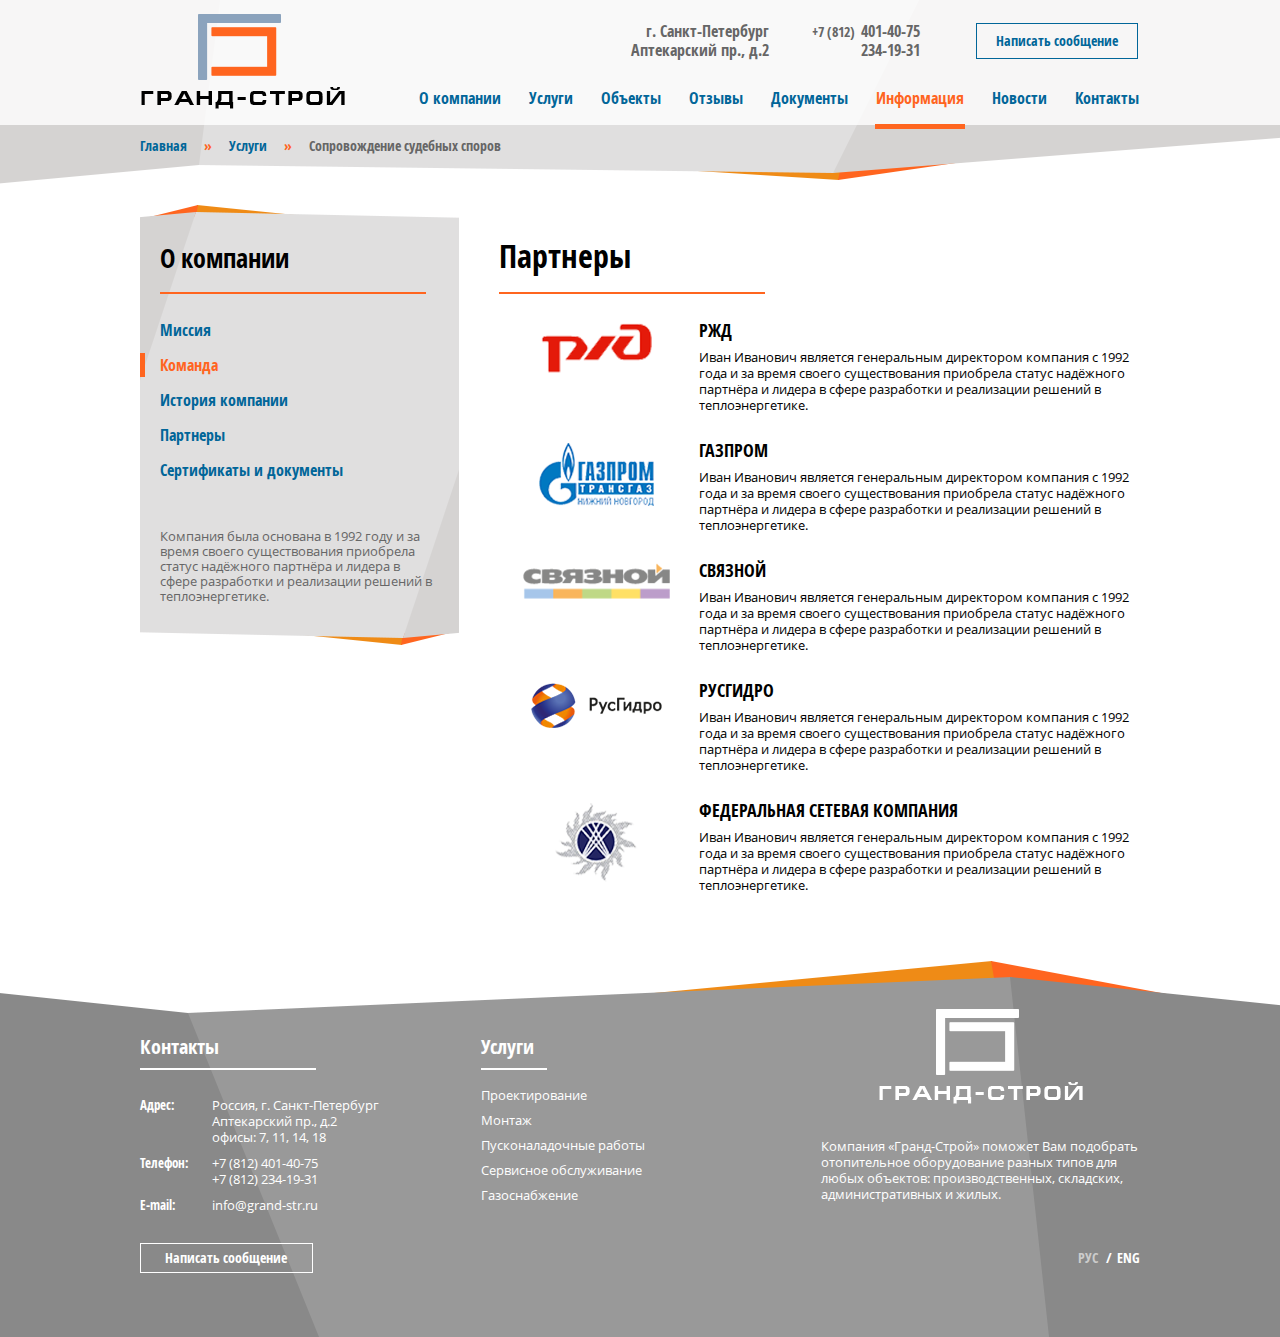
<file: page6.html>
﻿<!DOCTYPE html>
<html>
<head>
	<title>Гранд-строй</title>
	<meta charset="utf-8">
	<meta name="viewport" content="width=1100, user-scalable=yes">
	<!--<link href="./favicon.ico" rel="shortcut icon">-->
	<link href="./css/style.css" rel="stylesheet">
	<link href="./css/uniform.css" rel="stylesheet">
	<link href="./fancybox/style.css" rel="stylesheet">
	<script src="./js/jquery.js"></script>
	<!--[if IE 8]>
		<script src="http://html5shiv.googlecode.com/svn/trunk/html5.js"></script> 
		<script src="./js/ie8.js"></script>
	<![endif]-->
</head>
<body>
	<div class="wrapper">
		<header>
			<div>
				<a href="#"><img src="./img/logo.png" width="204" height="95" class="logo" alt=""></a>
				<ul class="contacts">
					<li>
						<p>г. Санкт-Петербург</p>
						<p>Аптекарский пр., д.2</p>
					</li>
					<li>
						<p><span>+7 (812)</span> 401-40-75</p>
						<p>234-19-31</p>
					</li>
				</ul>
				<button class="message">Написать сообщение</button>
				<nav>
					<ul>
						<li><a href="#">О компании</a></li>
						<li><a href="#">Услуги</a></li>
						<li><a href="#">Объекты</a></li>
						<li><a href="#">Отзывы</a></li>
						<li><a href="#">Документы</a></li>
						<li class="active"><a href="#">Информация</a></li>
						<li><a href="#">Новости</a></li>
						<li><a href="#">Контакты</a></li>
					</ul>
				</nav>
			</div>
		</header>
		<div class="content">
			<ul class="breadcrumbs">
				<li><a href="#">Главная</a></li>
				<li><a href="#">Услуги</a></li>
				<li>Сопровождение судебных споров</li>
			</ul>
			<div>
				<div class="lc">
					<div class="nav">
						<div>
							<h3>О компании</h3>
							<ul>
								<li><a href="#">Миссия</a></li>
								<li class="active"><a href="#">Команда</a></li>
								<li><a href="#">История компании</a></li>
								<li><a href="#">Партнеры</a></li>
								<li><a href="#">Сертификаты и документы</a></li>
							</ul>
							<h6>Компания была основана в 1992 году и за время своего существования приобрела статус надёжного партнёра и лидера в сфере разработки и реализации решений в теплоэнергетике. </h6>
						</div>
					</div>
				</div>
				<div class="rc">
					<h1>Партнеры</h1>
					<ul class="partners-l">
						<li>
							<div>
								<img src="./pic/part1.png" width="111" height="50" alt="">
							</div>
							<h3>РЖД</h3>
							<p>Иван Иванович является генеральным директором компания с 1992 года и за время своего существования приобрела статус надёжного партнёра и лидера в сфере разработки и реализации решений в теплоэнергетике.</p>
						</li>
						<li>
							<div>
								<img src="./pic/part2.png" width="115" height="63" alt="">
							</div>
							<h3>ГАЗПРОМ</h3>
							<p>Иван Иванович является генеральным директором компания с 1992 года и за время своего существования приобрела статус надёжного партнёра и лидера в сфере разработки и реализации решений в теплоэнергетике.</p>
						</li>
						<li>
							<div>
								<img src="./pic/part3.png" width="147" height="36" alt="">
							</div>
							<h3>СВЯЗНОЙ</h3>
							<p>Иван Иванович является генеральным директором компания с 1992 года и за время своего существования приобрела статус надёжного партнёра и лидера в сфере разработки и реализации решений в теплоэнергетике.</p>
						</li>
						<li>
							<div>
								<img src="./pic/part4.png" width="131" height="45" alt="">
							</div>
							<h3>РУСГИДРО</h3>
							<p>Иван Иванович является генеральным директором компания с 1992 года и за время своего существования приобрела статус надёжного партнёра и лидера в сфере разработки и реализации решений в теплоэнергетике.</p>
						</li>
						<li>
							<div>
								<img src="./pic/part5.png" width="83" height="81" alt="">
							</div>
							<h3>ФЕДЕРАЛЬНАЯ СЕТЕВАЯ КОМПАНИЯ</h3>
							<p>Иван Иванович является генеральным директором компания с 1992 года и за время своего существования приобрела статус надёжного партнёра и лидера в сфере разработки и реализации решений в теплоэнергетике.</p>
						</li>
					</ul>
				</div>
			</div>
		</div>
		<div class="clear"></div>
	</div>
	<footer>
		<div>
			<div class="contacts">
				<h4>Контакты</h4>
				<div>
					<h6>Адрес:</h6>
					<p>Россия, г. Санкт-Петербург</p>
					<p>Аптекарский пр., д.2</p>
					<p>офисы: 7, 11, 14, 18</p>
				</div>
				<div>
					<h6>Телефон:</h6>
					<p>+7 (812) 401-40-75</p>
					<p>+7 (812) 234-19-31</p>
				</div>
				<div>
					<h6>E-mail:</h6>
					<p>info@grand-str.ru</p>
				</div>
				<button>Написать сообщение</button>
			</div>
			<div class="services">
				<h4>Услуги</h4>
				<ul>
					<li><a href="#">Проектирование</a></li>
					<li><a href="#">Монтаж</a></li>
					<li><a href="#">Пусконаладочные работы</a></li>
					<li><a href="#">Сервисное обслуживание</a></li>
					<li><a href="#">Газоснабжение</a></li>
				</ul>
			</div>
			<div class="information">
				<img src="./img/logo_f.png" width="204" height="95" alt="">
				<p>Компания «Гранд-Строй» поможет Вам подобрать отопительное оборудование разных типов для любых объектов: производственных, складских, административных и жилых.</p>
				<ul>
					<li class="active"><a href="#">Рус</a></li>
					<li><a href="#">Eng</a></li>
				</ul>
			</div>
		</div>
	</footer>
	<script src="./fancybox/script.js"></script>
	<script src="./js/easing.js"></script>
	<script src="./js/slides.js"></script>
	<script src="./js/uniform.js"></script>
	<script src="./js/dynamic.js"></script>
</body>
</html>
</file>
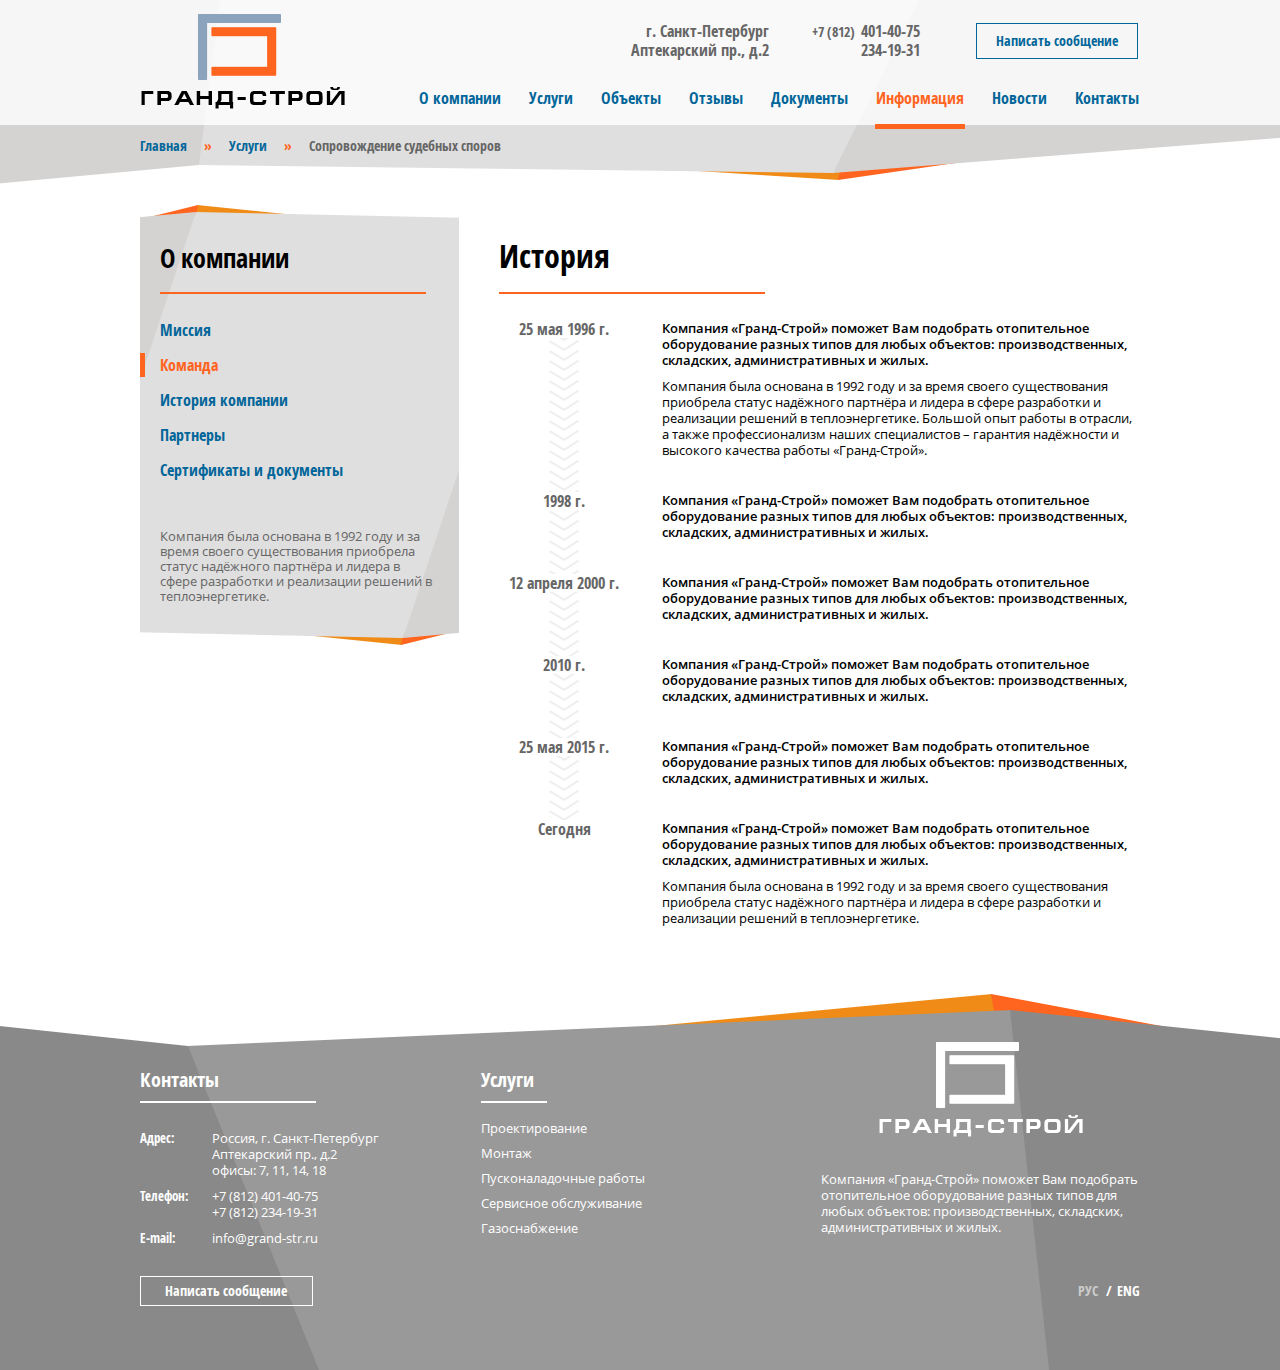
<file: page7.html>
﻿<!DOCTYPE html>
<html>
<head>
	<title>Гранд-строй</title>
	<meta charset="utf-8">
	<meta name="viewport" content="width=1100, user-scalable=yes">
	<!--<link href="./favicon.ico" rel="shortcut icon">-->
	<link href="./css/style.css" rel="stylesheet">
	<link href="./css/uniform.css" rel="stylesheet">
	<link href="./fancybox/style.css" rel="stylesheet">
	<script src="./js/jquery.js"></script>
	<!--[if IE 8]>
		<script src="http://html5shiv.googlecode.com/svn/trunk/html5.js"></script> 
		<script src="./js/ie8.js"></script>
	<![endif]-->
</head>
<body>
	<div class="wrapper">
		<header>
			<div>
				<a href="#"><img src="./img/logo.png" width="204" height="95" class="logo" alt=""></a>
				<ul class="contacts">
					<li>
						<p>г. Санкт-Петербург</p>
						<p>Аптекарский пр., д.2</p>
					</li>
					<li>
						<p><span>+7 (812)</span> 401-40-75</p>
						<p>234-19-31</p>
					</li>
				</ul>
				<button class="message">Написать сообщение</button>
				<nav>
					<ul>
						<li><a href="#">О компании</a></li>
						<li><a href="#">Услуги</a></li>
						<li><a href="#">Объекты</a></li>
						<li><a href="#">Отзывы</a></li>
						<li><a href="#">Документы</a></li>
						<li class="active"><a href="#">Информация</a></li>
						<li><a href="#">Новости</a></li>
						<li><a href="#">Контакты</a></li>
					</ul>
				</nav>
			</div>
		</header>
		<div class="content">
			<ul class="breadcrumbs">
				<li><a href="#">Главная</a></li>
				<li><a href="#">Услуги</a></li>
				<li>Сопровождение судебных споров</li>
			</ul>
			<div>
				<div class="lc">
					<div class="nav">
						<div>
							<h3>О компании</h3>
							<ul>
								<li><a href="#">Миссия</a></li>
								<li class="active"><a href="#">Команда</a></li>
								<li><a href="#">История компании</a></li>
								<li><a href="#">Партнеры</a></li>
								<li><a href="#">Сертификаты и документы</a></li>
							</ul>
							<h6>Компания была основана в 1992 году и за время своего существования приобрела статус надёжного партнёра и лидера в сфере разработки и реализации решений в теплоэнергетике. </h6>
						</div>
					</div>
				</div>
				<div class="rc">
					<h1>История</h1>
					<ul class="history-l">
						<li>
							<h6>25 мая 1996 г.</h6>
							<p><strong>Компания «Гранд-Строй» поможет Вам подобрать отопительное оборудование разных типов для любых объектов: производственных, складских, административных и жилых.</strong></p>
							<p>Компания была основана в 1992 году и за время своего существования приобрела статус надёжного партнёра и лидера в сфере разработки и реализации решений в теплоэнергетике. Большой опыт работы в отрасли, а также профессионализм наших специалистов – гарантия надёжности и высокого качества работы «Гранд-Строй».</p>
						</li>
						<li>
							<h6>1998 г.</h6>
							<p><strong>Компания «Гранд-Строй» поможет Вам подобрать отопительное оборудование разных типов для любых объектов: производственных, складских, административных и жилых.</strong></p>
						</li>
						<li>
							<h6>12 апреля 2000 г.</h6>
							<p><strong>Компания «Гранд-Строй» поможет Вам подобрать отопительное оборудование разных типов для любых объектов: производственных, складских, административных и жилых.</strong></p>
						</li>
						<li>
							<h6>2010 г.</h6>
							<p><strong>Компания «Гранд-Строй» поможет Вам подобрать отопительное оборудование разных типов для любых объектов: производственных, складских, административных и жилых.</strong></p>
						</li>
						<li>
							<h6>25 мая 2015 г.</h6>
							<p><strong>Компания «Гранд-Строй» поможет Вам подобрать отопительное оборудование разных типов для любых объектов: производственных, складских, административных и жилых.</strong></p>
						</li>
						<li>
							<h6>Сегодня</h6>
							<p><strong>Компания «Гранд-Строй» поможет Вам подобрать отопительное оборудование разных типов для любых объектов: производственных, складских, административных и жилых.</strong></p>
							<p>Компания была основана в 1992 году и за время своего существования приобрела статус надёжного партнёра и лидера в сфере разработки и реализации решений в теплоэнергетике.</p>
						</li>
					</ul>
				</div>
			</div>
		</div>
		<div class="clear"></div>
	</div>
	<footer>
		<div>
			<div class="contacts">
				<h4>Контакты</h4>
				<div>
					<h6>Адрес:</h6>
					<p>Россия, г. Санкт-Петербург</p>
					<p>Аптекарский пр., д.2</p>
					<p>офисы: 7, 11, 14, 18</p>
				</div>
				<div>
					<h6>Телефон:</h6>
					<p>+7 (812) 401-40-75</p>
					<p>+7 (812) 234-19-31</p>
				</div>
				<div>
					<h6>E-mail:</h6>
					<p>info@grand-str.ru</p>
				</div>
				<button>Написать сообщение</button>
			</div>
			<div class="services">
				<h4>Услуги</h4>
				<ul>
					<li><a href="#">Проектирование</a></li>
					<li><a href="#">Монтаж</a></li>
					<li><a href="#">Пусконаладочные работы</a></li>
					<li><a href="#">Сервисное обслуживание</a></li>
					<li><a href="#">Газоснабжение</a></li>
				</ul>
			</div>
			<div class="information">
				<img src="./img/logo_f.png" width="204" height="95" alt="">
				<p>Компания «Гранд-Строй» поможет Вам подобрать отопительное оборудование разных типов для любых объектов: производственных, складских, административных и жилых.</p>
				<ul>
					<li class="active"><a href="#">Рус</a></li>
					<li><a href="#">Eng</a></li>
				</ul>
			</div>
		</div>
	</footer>
	<script src="./fancybox/script.js"></script>
	<script src="./js/easing.js"></script>
	<script src="./js/slides.js"></script>
	<script src="./js/uniform.js"></script>
	<script src="./js/dynamic.js"></script>
</body>
</html>
</file>
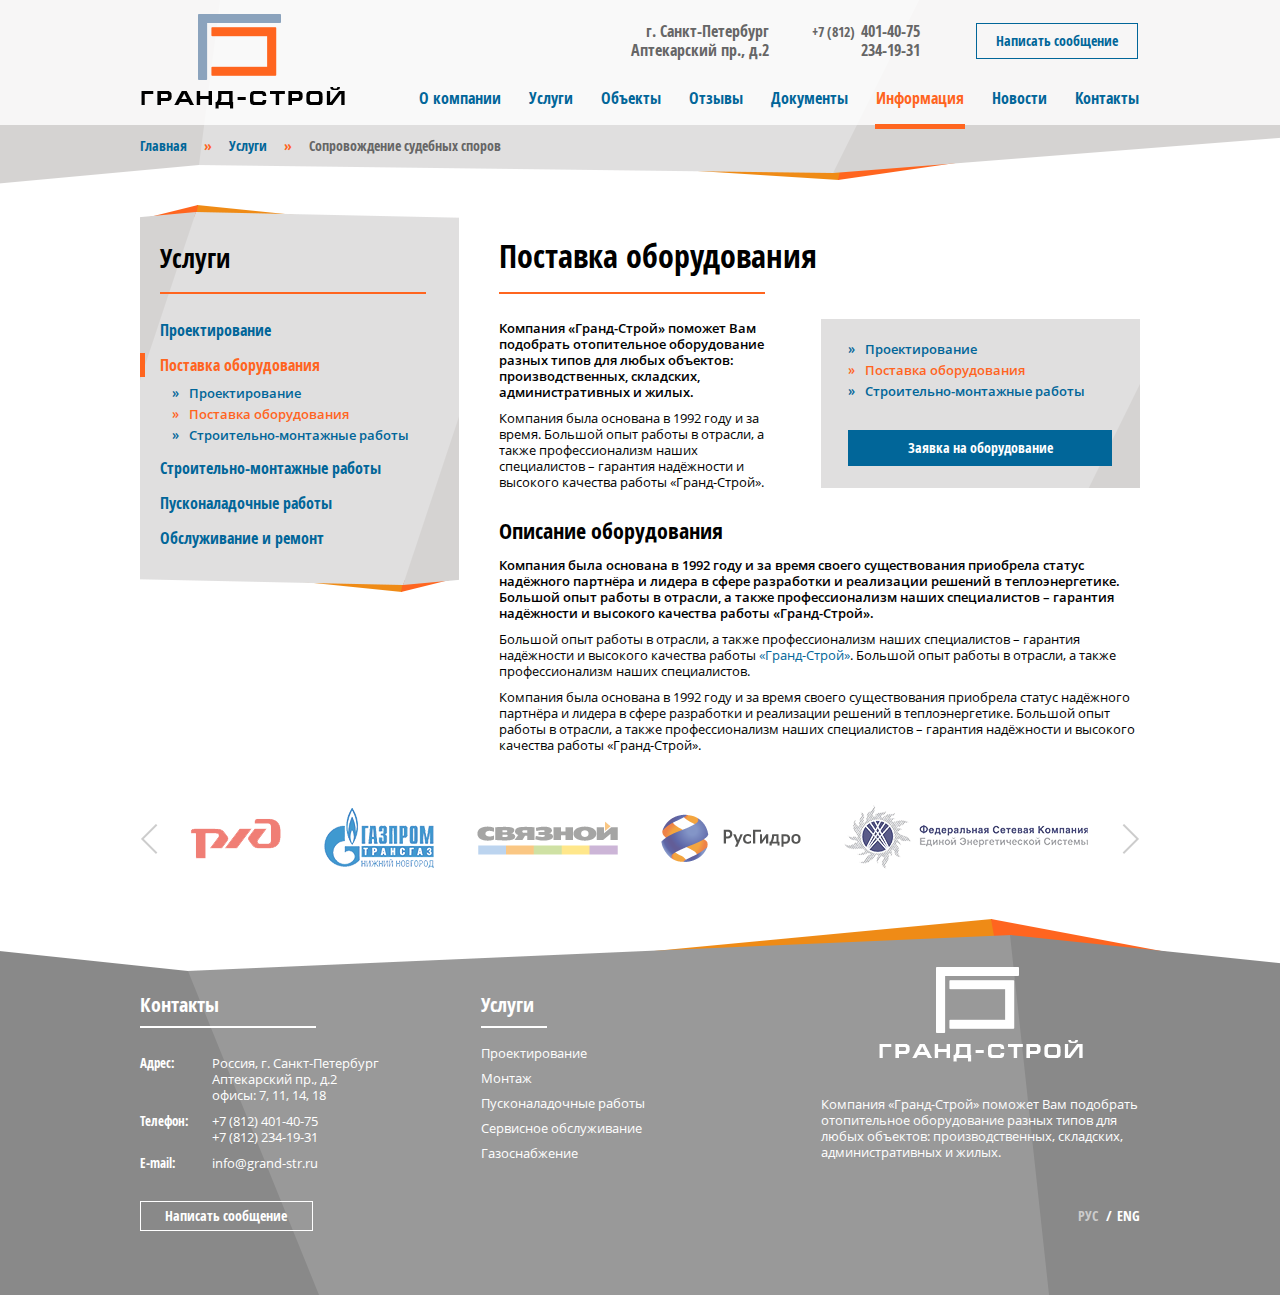
<file: page8.html>
﻿<!DOCTYPE html>
<html>
<head>
	<title>Гранд-строй</title>
	<meta charset="utf-8">
	<meta name="viewport" content="width=1100, user-scalable=yes">
	<!--<link href="./favicon.ico" rel="shortcut icon">-->
	<link href="./css/style.css" rel="stylesheet">
	<link href="./css/uniform.css" rel="stylesheet">
	<link href="./fancybox/style.css" rel="stylesheet">
	<script src="./js/jquery.js"></script>
	<!--[if IE 8]>
		<script src="http://html5shiv.googlecode.com/svn/trunk/html5.js"></script> 
		<script src="./js/ie8.js"></script>
	<![endif]-->
</head>
<body>
	<div class="wrapper">
		<header>
			<div>
				<a href="#"><img src="./img/logo.png" width="204" height="95" class="logo" alt=""></a>
				<ul class="contacts">
					<li>
						<p>г. Санкт-Петербург</p>
						<p>Аптекарский пр., д.2</p>
					</li>
					<li>
						<p><span>+7 (812)</span> 401-40-75</p>
						<p>234-19-31</p>
					</li>
				</ul>
				<button class="message">Написать сообщение</button>
				<nav>
					<ul>
						<li><a href="#">О компании</a></li>
						<li><a href="#">Услуги</a></li>
						<li><a href="#">Объекты</a></li>
						<li><a href="#">Отзывы</a></li>
						<li><a href="#">Документы</a></li>
						<li class="active"><a href="#">Информация</a></li>
						<li><a href="#">Новости</a></li>
						<li><a href="#">Контакты</a></li>
					</ul>
				</nav>
			</div>
		</header>
		<div class="content">
			<ul class="breadcrumbs">
				<li><a href="#">Главная</a></li>
				<li><a href="#">Услуги</a></li>
				<li>Сопровождение судебных споров</li>
			</ul>
			<div>
				<div class="lc">
					<div class="nav">
						<div>
							<h3>Услуги</h3>
							<ul>
								<li><a href="#">Проектирование</a></li>
								<li class="active">
									<a href="#">Поставка оборудования</a>
									<ul>
										<li><a href="#">Проектирование</a></li>
										<li class="active"><a href="#">Поставка оборудования</a></li>
										<li><a href="#">Строительно-монтажные работы</a></li>
									</ul>
								</li>
								<li><a href="#">Строительно-монтажные работы</a></li>
								<li><a href="#">Пусконаладочные работы</a></li>
								<li><a href="#">Обслуживание и ремонт</a></li>
							</ul>
						</div>
					</div>
				</div>
				<div class="rc">
					<h1>Поставка оборудования</h1>
					<aside>
						<ul>
							<li><a href="#">Проектирование</a></li>
							<li class="active"><a href="#">Поставка оборудования</a></li>
							<li><a href="#">Строительно-монтажные работы</a></li>
						</ul>
						<button>Заявка на оборудование</button>
					</aside>
					<p><strong>Компания «Гранд-Строй» поможет Вам подобрать отопительное оборудование разных типов для любых объектов: производственных, складских, административных и жилых.</strong></p>
					<p>Компания была основана в 1992 году и за время. Большой опыт работы в отрасли, а также профессионализм наших специалистов – гарантия надёжности и высокого качества работы «Гранд-Строй».</p>
					<h2>Описание оборудования</h2>
					<p><strong>Компания была основана в 1992 году и за время своего существования приобрела статус надёжного партнёра и лидера в сфере разработки и реализации решений в теплоэнергетике. Большой опыт работы в отрасли, а также профессионализм наших специалистов – гарантия надёжности и высокого качества работы «Гранд-Строй».</strong></p>
					<p>Большой опыт работы в отрасли, а также профессионализм наших специалистов – гарантия надёжности и высокого качества работы <a href="#">«Гранд-Строй»</a>. Большой опыт работы в отрасли, а также профессионализм наших специалистов.</p>
					<p>Компания была основана в 1992 году и за время своего существования приобрела статус надёжного партнёра и лидера в сфере разработки и реализации решений в теплоэнергетике. Большой опыт работы в отрасли, а также профессионализм наших специалистов – гарантия надёжности и высокого качества работы «Гранд-Строй».</p>
				</div>
			</div>
		</div>
		<div class="clients">
			<div class="container">
				<div>
					<img src="./img/client1.png" width="91" height="41" alt="">
					<img src="./img/client2.png" width="110" height="60" alt="">
					<img src="./img/client3.png" width="141" height="34" alt="">
					<img src="./img/client4.png" width="140" height="48" alt="">
					<img src="./img/client5.png" width="247" height="66" alt="">
				</div>
				<div>
					<img src="./img/client1.png" width="91" height="41" alt="">
					<img src="./img/client2.png" width="110" height="60" alt="">
					<img src="./img/client3.png" width="141" height="34" alt="">
					<img src="./img/client4.png" width="140" height="48" alt="">
					<img src="./img/client5.png" width="247" height="66" alt="">
				</div>
			</div>
		</div>
		<div class="clear"></div>
	</div>
	<footer>
		<div>
			<div class="contacts">
				<h4>Контакты</h4>
				<div>
					<h6>Адрес:</h6>
					<p>Россия, г. Санкт-Петербург</p>
					<p>Аптекарский пр., д.2</p>
					<p>офисы: 7, 11, 14, 18</p>
				</div>
				<div>
					<h6>Телефон:</h6>
					<p>+7 (812) 401-40-75</p>
					<p>+7 (812) 234-19-31</p>
				</div>
				<div>
					<h6>E-mail:</h6>
					<p>info@grand-str.ru</p>
				</div>
				<button>Написать сообщение</button>
			</div>
			<div class="services">
				<h4>Услуги</h4>
				<ul>
					<li><a href="#">Проектирование</a></li>
					<li><a href="#">Монтаж</a></li>
					<li><a href="#">Пусконаладочные работы</a></li>
					<li><a href="#">Сервисное обслуживание</a></li>
					<li><a href="#">Газоснабжение</a></li>
				</ul>
			</div>
			<div class="information">
				<img src="./img/logo_f.png" width="204" height="95" alt="">
				<p>Компания «Гранд-Строй» поможет Вам подобрать отопительное оборудование разных типов для любых объектов: производственных, складских, административных и жилых.</p>
				<ul>
					<li class="active"><a href="#">Рус</a></li>
					<li><a href="#">Eng</a></li>
				</ul>
			</div>
		</div>
	</footer>
	<script src="./fancybox/script.js"></script>
	<script src="./js/easing.js"></script>
	<script src="./js/slides.js"></script>
	<script src="./js/uniform.js"></script>
	<script src="./js/dynamic.js"></script>
</body>
</html>
</file>
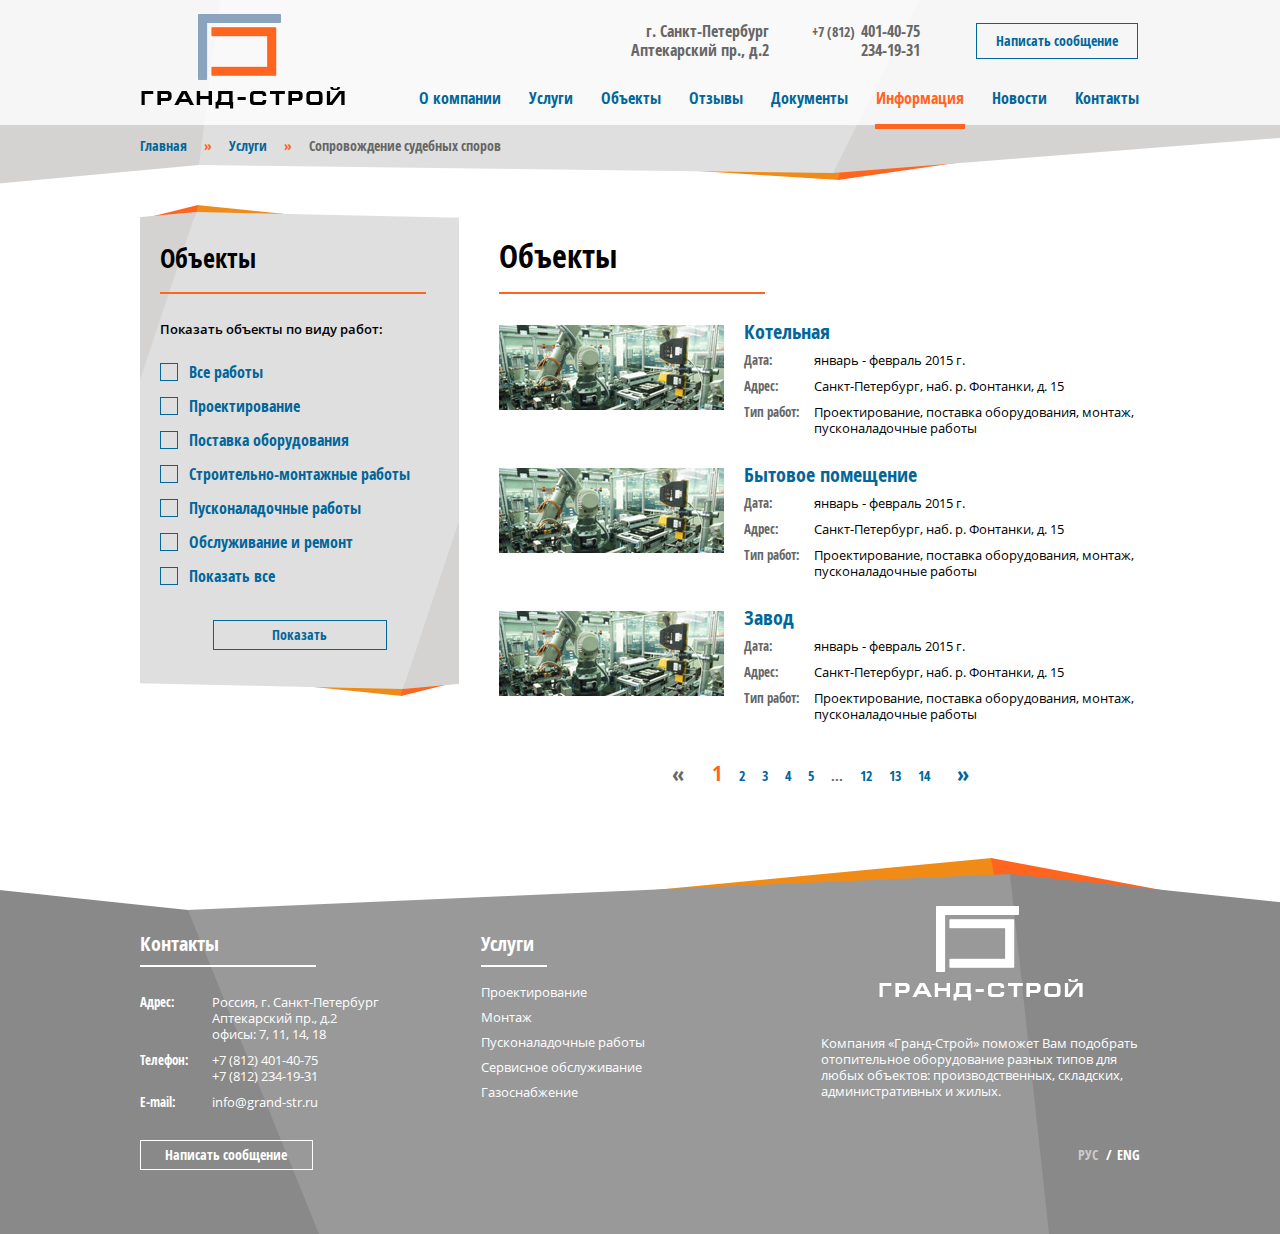
<file: page9.html>
﻿<!DOCTYPE html>
<html>
<head>
	<title>Гранд-строй</title>
	<meta charset="utf-8">
	<meta name="viewport" content="width=1100, user-scalable=yes">
	<!--<link href="./favicon.ico" rel="shortcut icon">-->
	<link href="./css/style.css" rel="stylesheet">
	<link href="./css/uniform.css" rel="stylesheet">
	<link href="./fancybox/style.css" rel="stylesheet">
	<script src="./js/jquery.js"></script>
	<!--[if IE 8]>
		<script src="http://html5shiv.googlecode.com/svn/trunk/html5.js"></script> 
		<script src="./js/ie8.js"></script>
	<![endif]-->
</head>
<body>
	<div class="wrapper">
		<header>
			<div>
				<a href="#"><img src="./img/logo.png" width="204" height="95" class="logo" alt=""></a>
				<ul class="contacts">
					<li>
						<p>г. Санкт-Петербург</p>
						<p>Аптекарский пр., д.2</p>
					</li>
					<li>
						<p><span>+7 (812)</span> 401-40-75</p>
						<p>234-19-31</p>
					</li>
				</ul>
				<button class="message">Написать сообщение</button>
				<nav>
					<ul>
						<li><a href="#">О компании</a></li>
						<li><a href="#">Услуги</a></li>
						<li><a href="#">Объекты</a></li>
						<li><a href="#">Отзывы</a></li>
						<li><a href="#">Документы</a></li>
						<li class="active"><a href="#">Информация</a></li>
						<li><a href="#">Новости</a></li>
						<li><a href="#">Контакты</a></li>
					</ul>
				</nav>
			</div>
		</header>
		<div class="content">
			<ul class="breadcrumbs">
				<li><a href="#">Главная</a></li>
				<li><a href="#">Услуги</a></li>
				<li>Сопровождение судебных споров</li>
			</ul>
			<div>
				<div class="lc">
					<div class="nav">
						<div>
							<h3>Объекты</h3>
							<div class="filter">
								<h6>Показать объекты по виду работ:</h6>
								<ul>
									<li><input type="checkbox"> Все работы</li>
									<li><input type="checkbox"> Проектирование</li>
									<li><input type="checkbox" checked> Поставка оборудования</li>
									<li><input type="checkbox"> Строительно-монтажные работы</li>
									<li><input type="checkbox"> Пусконаладочные работы</li>
									<li><input type="checkbox"> Обслуживание и ремонт</li>
									<li class="all"><input type="checkbox"> Показать все</li>
								</ul>
								<button>Показать</button>
							</div>
						</div>
					</div>
				</div>
				<div class="rc">
					<h1>Объекты</h1>
					<ul class="objects-l">
						<li>
							<div>
								<img src="./pic/obj.jpg" width="225" height="85" alt="">
							</div>
							<h3><a href="#">Котельная</a></h3>
							<p><span>Дата:</span> январь - февраль 2015 г.</p>
							<p><span>Адрес:</span> Санкт-Петербург, наб. р. Фонтанки, д. 15</p>
							<p><span>Тип работ:</span> Проектирование, поставка оборудования, монтаж, пусконаладочные работы</p>
						</li>
						<li>
							<div>
								<img src="./pic/obj.jpg" width="225" height="85" alt="">
							</div>
							<h3><a href="#">Бытовое помещение</a></h3>
							<p><span>Дата:</span> январь - февраль 2015 г.</p>
							<p><span>Адрес:</span> Санкт-Петербург, наб. р. Фонтанки, д. 15</p>
							<p><span>Тип работ:</span> Проектирование, поставка оборудования, монтаж, пусконаладочные работы</p>
						</li>
						<li>
							<div>
								<img src="./pic/obj.jpg" width="225" height="85" alt="">
							</div>
							<h3><a href="#">Завод</a></h3>
							<p><span>Дата:</span> январь - февраль 2015 г.</p>
							<p><span>Адрес:</span> Санкт-Петербург, наб. р. Фонтанки, д. 15</p>
							<p><span>Тип работ:</span> Проектирование, поставка оборудования, монтаж, пусконаладочные работы</p>
						</li>
					</ul>
					<ul class="pages">
						<li class="prev"><span>«</span></li>
						<li class="current"><a href="#">1</a></li>
						<li><a href="#">2</a></li>
						<li><a href="#">3</a></li>
						<li><a href="#">4</a></li>
						<li><a href="#">5</a></li>
						<li><span>...</span></li>
						<li><a href="#">12</a></li>
						<li><a href="#">13</a></li>
						<li><a href="#">14</a></li>
						<li class="next"><a href="#">»</a></li>
					</ul>
				</div>
			</div>
		</div>
		<div class="clear"></div>
	</div>
	<footer>
		<div>
			<div class="contacts">
				<h4>Контакты</h4>
				<div>
					<h6>Адрес:</h6>
					<p>Россия, г. Санкт-Петербург</p>
					<p>Аптекарский пр., д.2</p>
					<p>офисы: 7, 11, 14, 18</p>
				</div>
				<div>
					<h6>Телефон:</h6>
					<p>+7 (812) 401-40-75</p>
					<p>+7 (812) 234-19-31</p>
				</div>
				<div>
					<h6>E-mail:</h6>
					<p>info@grand-str.ru</p>
				</div>
				<button>Написать сообщение</button>
			</div>
			<div class="services">
				<h4>Услуги</h4>
				<ul>
					<li><a href="#">Проектирование</a></li>
					<li><a href="#">Монтаж</a></li>
					<li><a href="#">Пусконаладочные работы</a></li>
					<li><a href="#">Сервисное обслуживание</a></li>
					<li><a href="#">Газоснабжение</a></li>
				</ul>
			</div>
			<div class="information">
				<img src="./img/logo_f.png" width="204" height="95" alt="">
				<p>Компания «Гранд-Строй» поможет Вам подобрать отопительное оборудование разных типов для любых объектов: производственных, складских, административных и жилых.</p>
				<ul>
					<li class="active"><a href="#">Рус</a></li>
					<li><a href="#">Eng</a></li>
				</ul>
			</div>
		</div>
	</footer>
	<script src="./fancybox/script.js"></script>
	<script src="./js/easing.js"></script>
	<script src="./js/slides.js"></script>
	<script src="./js/uniform.js"></script>
	<script src="./js/dynamic.js"></script>
</body>
</html>
</file>
<file: css/style.css>
﻿/* Fonts */

@font-face {
    font-family:'Open Sans';
    src:url('../fonts/opensans.eot');
    src:url('../fonts/opensans.eot?#iefix') format('embedded-opentype'),
        url('../fonts/opensans.woff') format('woff'),
        url('../fonts/opensans.ttf') format('truetype');
    font-weight:normal;
    font-style:normal;
}
@font-face {
    font-family:'Open Sans';
    src:url('../fonts/opensanssb.eot');
    src:url('../fonts/opensanssb.eot?#iefix') format('embedded-opentype'),
        url('../fonts/opensanssb.woff') format('woff'),
        url('../fonts/opensanssb.ttf') format('truetype');
    font-weight:600;
    font-style:normal;
}
@font-face {
    font-family:'Open Sans Condensed';
    src:url('../fonts/opensanscb.eot');
    src:url('../fonts/opensanscb.eot?#iefix') format('embedded-opentype'),
        url('../fonts/opensanscb.woff') format('woff'),
        url('../fonts/opensanscb.ttf') format('truetype');
    font-weight:bold;
    font-style:normal;
}

/* Default */

html {
	height:100%;
}
body {
	width:100%;
	height:100%;
	color:#000000;
	font-size:12px;
	line-height:16px;
	font-family:'Open Sans', sans-serif;
	padding:0;
	margin:0;
	background:#ffffff;
	-webkit-tap-highlight-color:transparent;
}
p {
	text-indent:0;
	padding:0;
	margin:0 0 16px;
}
table {
	margin:0 0 16px;
	border-collapse:collapse;
}
table td {
	padding:0;
}
:focus {
	outline:none;
}
img {
	padding:0;
	margin:0;
	border:0;
}
a {
	color:#000000;
	text-decoration:none;
}
a:hover {
	text-decoration:none;
}
form {
	margin:0;
}
ul {
	margin:0 0 10px 16px;
	padding:0;
}
ul li {
	padding:0;
	list-style:none;
}
ol {
	margin:0 0 10px 18px;
	padding:0;
}
* +html ol {
	padding:0 0 0 5px;
}
ol li {
	padding:0 0 0 16px;
}
input, select, textarea {
	color:#000000;
	font-size:12px;
	font-family:'Open Sans', sans-serif;
	padding:0;
	margin:0;
	background:none;
	border:0;
	-moz-box-shadow:border-box;
	-webkit-box-shadow:border-box;
	box-sizing:border-box;
}
textarea {
	overflow:auto;
}
button {
	font-family:'Open Sans', sans-serif;
	margin:0;
	border:0;
	-moz-box-shadow:border-box;
	-webkit-box-shadow:border-box;
	box-sizing:border-box;
}
button::-moz-focus-inner {
	padding:0;
	border:0;
}
::-webkit-input-placeholder  {
	color:#a8a8a8;
}
:-moz-placeholder {
	color:#a8a8a8;
}
::-moz-placeholder {
	color:#a8a8a8;
}
:-ms-input-placeholder {
	color:#a8a8a8;
}
.wrapper {
	position:relative;
	min-width:1000px;
	min-height:100%;
	margin:0 auto;
}

/* Core */

header {
	position:absolute;
	left:0;
	top:0;
	z-index:50;
	width:100%;
	background:rgb(255,255,255);
	background:rgba(255,255,255,0.8);
}
header > div {
	position:relative;
	width:1000px;
	height:125px;
	margin:0 auto;
}
header .logo {
	position:absolute;
	left:1px;
	top:14px;
}
header .contacts {
	position:absolute;
	right:220px;
	top:22px;
	margin:0;
}
header .contacts li {
	float:left;
	margin:0 0 0 43px;
}
header .contacts li:first-child {
	margin-left:0;
}
header .contacts li p {
	color:#666666;
	font-size:16px;
	line-height:19px;
	font-weight:bold;
    font-family:'Open Sans Condensed', sans-serif;
	text-align:right;
	margin:0;
}
header .contacts li p span {
	font-size:14px;
	padding:0 2px 0 0;
}
header .message {
	position:absolute;
	right:2px;
	top:23px;
	color:#016699;
	font-size:14px;
	line-height:18px;
	font-weight:bold;
    font-family:'Open Sans Condensed', sans-serif;
	cursor:pointer;
	padding:8px 19px;
	background:transparent;
	border:1px solid #016699;
	transition:all 0.1s ease-in-out;
	-webkit-transition:all 0.1s ease-in-out;
	-moz-transition:all 0.1s ease-in-out;
	-o-transition:all 0.1s ease-in-out;
}
header .message:hover {
	color:#ffffff;
	background:#016699;
}
header nav {
	position:absolute;
	top:87px;
	right:0;
}
header nav ul {
	margin:0;
}
header nav ul li {
	float:left;
	margin:0 0 0 26px;
}
header nav ul li:first-child {
	margin-left:0;
}
header nav ul li a {
	display:block;
	color:#016699;
	font-size:16px;
	line-height:19px;
	font-weight:bold;
    font-family:'Open Sans Condensed', sans-serif;
	padding:2px 1px 16px;
	border-bottom:5px solid transparent;
	transition:all 0.1s ease-in-out;
	-webkit-transition:all 0.1s ease-in-out;
	-moz-transition:all 0.1s ease-in-out;
	-o-transition:all 0.1s ease-in-out;
}
header nav ul li a:hover {
	color:#ff651f;
	border-bottom:5px solid #ff651f;
}
.slider {
	overflow:hidden;
	position:relative;
	height:495px;
	background:#eaeaea;
}
.slider > div {
	position:absolute;
	left:0;
	top:0;
	display:none;
	width:100%;
	height:495px;
}
.slider > div:first-child {
	display:block;
}
.slider .bg {
	position:absolute;
	top:0;
}
.slider .information {
	position:absolute;
	right:50%;
	top:176px;
	z-index:10;
	width:491px;
	margin-right:-500px;
}
.slider .information h3 {
	min-height:124px;
	font-size:26px;
	line-height:31px;
	font-weight:bold;
    font-family:'Open Sans Condensed', sans-serif;
	padding:0;
	margin:0 0 15px;
}
.slider .information button {
	color:#ffffff;
	font-size:14px;
	line-height:18px;
	font-weight:bold;
    font-family:'Open Sans Condensed', sans-serif;
	cursor:pointer;
	padding:5px 30px 5px 29px;
	background:#016699;
	border:1px solid #016699;
	transition:all 0.1s ease-in-out;
	-webkit-transition:all 0.1s ease-in-out;
	-moz-transition:all 0.1s ease-in-out;
	-o-transition:all 0.1s ease-in-out;
}
.slider .information button:hover {
	color:#016699;
	background:transparent;
}
.slider .picture {
	position:absolute;
	left:50%;
	top:95px;
	z-index:10;
	width:420px;
	height:360px;
	margin-left:-466px;
}
.slider .picture img {
	position:absolute;
	top:0;
	right:0;
	bottom:0;
	left:0;
	max-width:420px;
	max-height:360px;
	margin:auto;
}
.introduction {
	position:relative;
	z-index:10;
	height:667px;
	padding:1px 0 0;
	margin:-133px 0 -29px;
	background:url('../img/introduction_bg.png') no-repeat center top;
}
@media screen and (min-width: 2500px) {
	.introduction {
		background-size:100% 100%;
	}
}
.introduction .nav {
	width:1000px;
	margin:31px auto 16px;
}
.introduction .nav li {
	position:relative;
	display:inline-block;
	width:156px;
	height:158px;
	color:#ffffff;
	vertical-align:top;
	cursor:pointer;
	padding:103px 13px 20px 15px;
	margin:0 17px 20px 0;
	background:url('../img/introduction_nav_bg.png') no-repeat center top;
}
.introduction .nav li:nth-child(5n) {
	margin-right:-10px !important;
}
.introduction .nav li:before {
	content:'';
	display:none;
	position:absolute;
	left:15px;
	top:-16px;
	width:168px;
	height:25px;
	background:url('../img/introduction_li_active.png') no-repeat left top;
}
.introduction .nav li.active:before {
	display:block;
}
.introduction .nav li h5 {
	overflow:hidden;
	position:absolute;
	left:15px;
	width:160px;
	bottom:195px;
	max-height:69px;
	font-size:19px;
	line-height:23px;
    font-family:'Open Sans Condensed', sans-serif;
	padding:0 0 13px;
	margin:0;
}
.introduction .nav li h5:after {
	content:'';
	position:absolute;
	left:0;
	bottom:0;
	width:100px;
	height:2px;
	background:#ff651f;
}
.introduction .nav li p {
	overflow:hidden;
	height:105px;
	font-size:13px;
	line-height:15px;
	margin:0 0 10px;
}
.introduction .nav li h6 {
	color:#ffffff;
	font-size:14px;
	line-height:17px;
	font-weight:bold;
    font-family:'Open Sans Condensed', sans-serif;
	text-align:center;
	padding:0;
	margin:22px auto 0;
}
.introduction .nav li h6 a {
	display:inline-block;
	min-width:132px;
	color:#ffffff;
	cursor:pointer;
	padding:5px 19px 6px;
	background:transparent;
	border:1px solid #ffffff;
	transition:all 0.1s ease-in-out;
	-webkit-transition:all 0.1s ease-in-out;
	-moz-transition:all 0.1s ease-in-out;
	-o-transition:all 0.1s ease-in-out;
	-moz-box-shadow:border-box;
	-webkit-box-shadow:border-box;
	box-sizing:border-box;
}
.introduction .nav li h6 a:hover {
	color:#ff651f;
	border:1px solid #ff651f;
}
.introduction > div {
	clear:both;
	overflow:hidden;
	width:1000px;
	margin:0 auto;
}
.introduction > div > div {
	float:left;
	width:660px;
}
.introduction > div > div h2 {
	position:relative;
	font-size:26px;
	line-height:31px;
    font-family:'Open Sans Condensed', sans-serif;
	padding:0 0 20px;
	margin:0 0 27px;
}
.introduction > div > div h2:after {
	content:'';
	position:absolute;
	left:0;
	bottom:0;
	width:266px;
	height:2px;
	background:#ff651f;
}
.introduction > div > div p {
	font-size:13px;
	line-height:16px;
	margin:0 0 10px;
}
.introduction > div > div p strong {
	font-weight:600;
}
.introduction > div h5 {
	float:right;
	width:294px;
	font-size:20px;
	line-height:24px;
    font-family:'Open Sans Condensed', sans-serif;
	padding:0;
	margin:77px 0 10px;
}
.news {
	width:1000px;
	margin:0 auto 27px;
}
.news h2 {
	position:relative;
	font-size:26px;
	line-height:31px;
    font-family:'Open Sans Condensed', sans-serif;
	padding:0 0 20px;
	margin:0 0 26px;
}
.news h2:after {
	content:'';
	position:absolute;
	left:0;
	bottom:0;
	width:266px;
	height:2px;
	background:#ff651f;
}
.news ul {
	margin:0;
}
.news ul li {
	display:inline-block;
	width:225px;
	vertical-align:top;
	margin:0 30px 14px 0;
}
.news ul li:nth-child(4n) {
	margin-right:-10px !important;
}
.news ul li h4 {
	color:#016699;
	font-size:20px;
	line-height:24px;
    font-family:'Open Sans Condensed', sans-serif;
	padding:0;
	margin:0 0 8px;
}
.news ul li a {
	color:#016699;
}
.news ul li a:hover {
	text-decoration:underline;
}
.news ul li h6 {
	color:#666666;
	font-size:13px;
	line-height:16px;
    font-family:'Open Sans Condensed', sans-serif;
	padding:0;
	margin:0 0 9px;
}
.news ul li p {
	font-size:13px;
	line-height:16px;
	margin:0 0 10px;
}
.objects {
	width:1000px;
	margin:0 auto 10px;
}
.objects h2 {
	position:relative;
	font-size:26px;
	line-height:31px;
    font-family:'Open Sans Condensed', sans-serif;
	padding:0 0 20px;
	margin:0 0 26px;
}
.objects h2:after {
	content:'';
	position:absolute;
	left:0;
	bottom:0;
	width:266px;
	height:2px;
	background:#ff651f;
}
.objects ul {
	margin:0;
}
.objects ul li {
	display:inline-block;
	width:225px;
	vertical-align:top;
	margin:0 30px 14px 0;
}
.objects ul li:nth-child(4n) {
	margin-right:-10px !important;
}
.objects ul li h4 {
	color:#016699;
	font-size:20px;
	line-height:24px;
    font-family:'Open Sans Condensed', sans-serif;
	padding:0;
	margin:0 0 15px;
}
.objects ul li a {
	color:#016699;
}
.objects ul li a:hover {
	text-decoration:underline;
}
.objects ul li div {
	overflow:hidden;
	position:relative;
	width:225px;
	height:85px;
	margin:0 0 8px;
}
.objects ul li div img {
	position:absolute;
	left:0;
	top:0;
	min-width:225px;
	min-height:85px;
}
.objects ul li p {
	position:relative;
	min-height:16px;
	font-size:13px;
	line-height:16px;
	padding:0 0 0 40px;
	margin:0 0 9px;
}
.objects ul li strong {
	position:absolute;
	left:0;
	top:0;
	display:block;
	color:#666666;
    font-family:'Open Sans Condensed', sans-serif;
}
.clients {
	position:relative;
	width:1000px;
	margin:0 auto -2px;
}
.clients .prev, .clients .next {
	position:absolute;
	top:50%;
	display:block;
	width:18px;
	height:31px;
	margin-top:-15px;
}
.clients .prev {
	left:0;
	background:url('../img/clients_arrows.png') no-repeat left top;
}
.clients .prev:hover {
	background-position:0 -31px;
}
.clients .next {
	right:0;
	background:url('../img/clients_arrows.png') no-repeat -18px top;
}
.clients .next:hover {
	background-position:-18px -31px;
}
.clients .container {
	clear:both;
	overflow:hidden;
	width:920px;
	height:100px;
	margin:0 auto;
}
.clients .container > div > div {
	width:920px;
	height:100px;
	text-align:center;
}
.clients .container img {
	display:inline-block;
	max-width:auto;
	max-height:100px;
	vertical-align:top;
	margin:0 0 0 40px;
	transition:all 0.1s ease-in-out;
	-webkit-transition:all 0.1s ease-in-out;
	-moz-transition:all 0.1s ease-in-out;
	-o-transition:all 0.1s ease-in-out;
	opacity:0.75;
}
.clients .container img:first-child {
	margin-left:0;
}
.clients .container img:hover {
	opacity:1;
}

.clear {
	clear:both;
	overflow:hidden;
	height:409px;
}
footer {
	position:relative;
	color:#ffffff;
	margin:-409px 0 0;
	background:url('../img/footer_bg.png') no-repeat center top;
}
@media screen and (min-width: 2500px) {
	footer {
		background-size:100% 100%;
	}
}
footer > div {
	position:relative;
	width:1000px;
	height:409px;
	margin:0 auto;
}
footer a {
	color:#ffffff;
}
footer a:hover {
	text-decoration:underline;
}
footer .contacts {
	position:absolute;
	left:0;
	top:107px;
	width:300px;
}
footer .contacts h4 {
	position:relative;
	font-size:20px;
	line-height:24px;
    font-family:'Open Sans Condensed', sans-serif;
	padding:0 0 11px;
	margin:0 0 27px;
}
footer .contacts h4:after {
	content:'';
	position:absolute;
	left:0;
	bottom:0;
	width:176px;
	height:2px;
	background:#ffffff;
}
footer .contacts > div {
	position:relative;
	padding:0 0 0 72px;
	margin:0 0 10px;
}
footer .contacts h6 {
	position:absolute;
	left:0;
	top:0;
	font-size:13px;
	line-height:16px;
    font-family:'Open Sans Condensed', sans-serif;
	padding:0;
	margin:0;
}
footer .contacts p {
	font-size:13px;
	line-height:16px;
	margin:0;
}
footer .contacts button {
	color:#ffffff;
	font-size:14px;
	line-height:18px;
	font-weight:bold;
    font-family:'Open Sans Condensed', sans-serif;
	cursor:pointer;
	padding:5px 25px 5px 24px;
	margin:20px 0 10px;
	background:transparent;
	border:1px solid #ffffff;
	transition:all 0.1s ease-in-out;
	-webkit-transition:all 0.1s ease-in-out;
	-moz-transition:all 0.1s ease-in-out;
	-o-transition:all 0.1s ease-in-out;
}
footer .contacts button:hover {
	color:#666666;
	background:#ffffff;
}
footer .services {
	position:absolute;
	left:341px;
	top:107px;
	width:300px;
}
footer .services h4 {
	position:relative;
	font-size:20px;
	line-height:24px;
    font-family:'Open Sans Condensed', sans-serif;
	padding:0 0 11px;
	margin:0 0 17px;
}
footer .services h4:after {
	content:'';
	position:absolute;
	left:0;
	bottom:0;
	width:66px;
	height:2px;
	background:#ffffff;
}
footer .services ul {
	margin:0;
}
footer .services ul li {
	font-size:13px;
	line-height:16px;
	margin:0 0 9px;
}
footer .information {
	position:absolute;
	right:0;
	top:81px;
	width:319px;
	text-align:center;
}
footer .information img {
	margin:0 0 30px;
}
footer .information p {
	font-size:13px;
	line-height:16px;
	text-align:left;
	margin:0 0 10px;
}
footer .information ul {
	text-align:right;
	margin:47px 0 10px;
}
footer .information ul li {
	display:inline;
	color:#ffffff;
	font-size:14px;
	line-height:17px;
	font-weight:bold;
	text-transform:uppercase;
    font-family:'Open Sans Condensed', sans-serif;
}
footer .information ul li:before {
	content:'/';
	display:inline;
	padding:0 5px;
}
footer .information ul li:first-child:before {
	display:none;
}
footer .information ul li a {
	color:#ffffff;
	transition:all 0.1s ease-in-out;
	-webkit-transition:all 0.1s ease-in-out;
	-moz-transition:all 0.1s ease-in-out;
	-o-transition:all 0.1s ease-in-out;
}
footer .information ul li a:hover {
	text-decoration:underline;
}
footer .information ul li.active a {
	color:#cccccc;
	text-decoration:none;
}
.min header > div {
	width:960px;
}
.min header nav ul li {
	margin:0 0 0 22px;
}
.min .slider .information {
	width:471px;
	margin-right:-480px;
}
.min .introduction .nav {
	width:960px;
}
.min .introduction .nav li {
	margin:0 7px 20px 0;
}
.min .introduction > div {
	width:960px;
}
.min .introduction > div > div {
	width:640px;
}
.min .news {
	width:960px;
}
.min .news ul li {
	margin:0 17px 14px 0;
}
.min .objects {
	width:960px;
}
.min .objects ul li {
	margin:0 17px 14px 0;
}
.min .clients {
	width:960px;
}
.min .clients .prev {
	left:-10px;
}
.min .clients .next {
	right:-10px;
}
.min footer > div {
	width:960px;
}
.min footer .contacts {
	width:290px;
}
.min footer .services {
	left:321px;
}

/* Inner */

header nav ul li.active a {
	color:#ff651f;
	border-bottom:5px solid #ff651f;
}
.content {
	padding:137px 0 0;
	background:url('../img/content_bg.png') no-repeat center top;
}
@media screen and (min-width: 2500px) {
	.content {
		background-size:100% 240px;
	}
}
.breadcrumbs {
	clear:both;
	overflow:hidden;
	width:1000px;
	margin:0 auto;
}
.min .breadcrumbs {
	width:960px;
}
.breadcrumbs li {
	float:left;
	color:#666666;
	font-size:14px;
	line-height:18px;
	white-space:nowrap;
	font-weight:bold;
    font-family:'Open Sans Condensed', sans-serif;
	margin:0 0 10px;
}
.breadcrumbs li:after {
	content:'»';
	color:#ff651f;
	padding:0 17px;
}
.breadcrumbs li:last-child:after {
	display:none;
}
.breadcrumbs li a {
	color:#016699;
}
.breadcrumbs li a:hover {
	text-decoration:underline;
}
.content > div {
	clear:both;
	overflow:hidden;
	width:1000px;
	padding:15px 0 5px;
	margin:38px auto 0;
}
.min .content > div {
	width:960px;
}
.lc {
	float:left;
	width:319px;
}
.min .lc {
	width:289px;
}
.lc .nav {
	position:relative;
	margin:0 0 20px;
}
.lc .nav:before {
	content:'';
	position:absolute;
	left:0;
	top:-13px;
	width:100%;
	height:13px;
	background:url('../img/nav_before.png') no-repeat left top;
}
.lc .nav:after {
	content:'';
	position:absolute;
	left:0;
	bottom:-13px;
	width:100%;
	height:13px;
	background:url('../img/nav_after.png') no-repeat right top;
}
.lc .nav > div {
	position:relative;
	padding:25px 0 5px;
	background:#e0dfdf url('../img/nav_up.png') no-repeat left top;
}
.lc .nav > div:after {
	content:'';
	position:absolute;
	right:0;
	bottom:0;
	width:54px;
	height:163px;
	background:url('../img/nav_down.png') no-repeat right bottom;
}
.lc .nav > div > * {
	position:relative;
	z-index:2;
}
.lc .nav h3 {
	font-size:26px;
	line-height:31px;
	font-weight:bold;
    font-family:'Open Sans Condensed', sans-serif;
	padding:0 0 18px;
	margin:0 33px 24px 20px;
	border-bottom:2px solid #ff651f;
}
.min .lc .nav h3 {
	margin:0 20px 24px;
}
.lc .nav > div > ul {
	margin:0 0 24px;
}
.lc .nav > div > ul > li {
	font-size:16px;
	line-height:20px;
	font-weight:bold;
    font-family:'Open Sans Condensed', sans-serif;
	margin:0 0 11px;
}
.lc .nav > div > ul > li > a {
	display:block;
	color:#016699;
	padding:2px 33px 2px 15px;
	border-left:5px solid transparent;
	transition:all 0.1s ease-in-out;
	-webkit-transition:all 0.1s ease-in-out;
	-moz-transition:all 0.1s ease-in-out;
	-o-transition:all 0.1s ease-in-out;
}
.min .lc .nav > div > ul > li > a {
	padding-right:20px;
}
.lc .nav > div > ul > li > a:hover {
	color:#ff651f;
}
.lc .nav > div > ul > li.active> a {
	color:#ff651f;
	border-left:5px solid #ff651f;
}
.lc .nav > div > ul > li > a  > span {
	display:block;
	color:#666666;
	font-size:13px;
	line-height:16px;
	margin:9px 0 0;
}
.lc .nav > div > ul > li > ul {
	margin:8px 33px 13px 32px;
}
.min .lc .nav > div > ul > li > ul {
	margin-right:20px;
}
.lc .nav > div > ul > li > ul > li {
	font-size:13px;
	line-height:16px;
	font-weight:600;
	font-family:'Open Sans', sans-serif;
	margin:0 0 5px;
}
.lc .nav > div > ul > li > ul > li > a {
	position:relative;
	color:#016699;
	padding:0 0 0 17px;
}
.lc .nav > div > ul > li > ul > li > a:before {
	content:'»';
	position:absolute;
	left:0;
	top:0;
}
.lc .nav > div > ul > li > ul > li > a:hover, .lc .nav > div > ul > li > ul > li.active > a {
	color:#ff651f;
}
.lc .nav h6 {
	color:#666666;
	font-size:13px;
	line-height:15px;
	font-weight:normal;
	padding:0;
	margin:47px 25px 23px 20px;
}
.min .lc .nav h6 {
	margin-right:20px;
}
.lc .nav p {
	font-size:13px;
	line-height:16px;
	margin:0 21px 10px;
}
.lc .nav p:last-of-type {
	margin-bottom:37px;
}
.lc .nav p strong {
	font-weight:600;
}
.lc .news-l {
	margin:73px 33px 30px 20px;
}
.min .lc .news-l {
	margin-right:20px;
}
.lc .news-l h3 {
	font-size:26px;
	line-height:31px;
	font-weight:bold;
    font-family:'Open Sans Condensed', sans-serif;
	padding:0 0 18px;
	margin:0 0 26px;
	border-bottom:2px solid #ff651f;
}
.lc .news-l ul {
	margin:0 0 20px;
}
.lc .news-l ul li {
	margin:37px 40px 0 0;
}
.lc .news-l ul li:first-child {
	margin-top:0;
}
.lc .news-l ul li h4 {
	font-size:20px;
	line-height:24px;
	font-weight:bold;
    font-family:'Open Sans Condensed', sans-serif;
	padding:0;
	margin:0 0 8px;
}
.lc .news-l ul li h4 a {
	color:#016699;
}
.lc .news-l ul li h4 a:hover {
	text-decoration:underline;
}
.lc .news-l ul li h6 {
	color:#666666;
	font-size:13px;
	line-height:16px;
	font-weight:bold;
    font-family:'Open Sans Condensed', sans-serif;
	margin:0 0 9px;
}
.lc .news-l ul li p {
	font-size:13px;
	line-height:16px;
	margin:0 0 9px;
}
.rc {
	float:right;
	width:641px;
	margin:20px 0 20px;
}
.rc h1 {
	position:relative;
	font-size:32px;
	line-height:36px;
    font-family:'Open Sans Condensed', sans-serif;
	padding:0 0 20px;
	margin:0 0 26px;
}
.rc h1:after {
	content:'';
	position:absolute;
	left:0;
	bottom:0;
	width:266px;
	height:2px;
	background:#ff651f;
}
.rc a {
	color:#016699;
}
.rc a:hover {
	text-decoration:underline;
}
.rc p {
	font-size:13px;
	line-height:16px;
	margin:0 0 10px;
}
.rc p strong {
	font-weight:600;
}
.rc h2 {
	font-size:22px;
	line-height:26px;
    font-family:'Open Sans Condensed', sans-serif;
	padding:0;
	margin:28px 0 13px;
}
.rc h3 {
	font-size:18px;
	line-height:22px;
    font-family:'Open Sans Condensed', sans-serif;
	padding:0;
	margin:24px 0 12px;
}
.rc .incut {
	clear:both;
	overflow:hidden;
}
.rc .incut > div {
	float:left;
	width:300px;
	margin:4px 20px 10px 0;
}
.rc .incut > div img {
	width:100%;
	margin:0 0 -2px;
}
.rc .incut > div h6 {
	color:#666666;
	font-size:11px;
	line-height:14px;
	font-weight:normal;
	padding:0;
	margin:0;
}
.rc ul.default {
	padding:1px 0 0;
	margin:0 0 12px 20px;
}
.rc ul.default li {
	position:relative;
	font-size:13px;
	line-height:16px;
	padding:0 0 0 19px;
	margin:0 0 5px;
}
.rc ul.default li:before {
	content:'»';
	position:absolute;
	left:0;
	top:0;
	font-size:14px;
	font-weight:bold;
}
.rc h4 {
	font-size:16px;
	line-height:20px;
    font-family:'Open Sans Condensed', sans-serif;
	padding:0;
	margin:22px 0 13px;
}
.rc ol {
	padding:1px 0 0;
	margin:0 0 12px 39px;
}
.rc ol li {
	position:relative;
	font-size:13px;
	line-height:16px;
	padding:0;
	margin:0 0 4px;
}
.rc .feedback {
	margin:48px 0 0;
}
.rc .feedback h2 {
	position:relative;
	font-size:26px;
	line-height:31px;
    font-family:'Open Sans Condensed', sans-serif;
	padding:0 0 19px;
	margin:0 0 28px;
}
.rc .feedback h2:after {
	content:'';
	position:absolute;
	left:0;
	bottom:0;
	width:266px;
	height:2px;
	background:#ff651f;
}
.rc .feedback h6 {
	font-size:13px;
	line-height:16px;
	font-weight:600;
	padding:0;
	margin:0 0 19px;
}
.rc .feedback h6.error {
	color:#ff0000;
	font-size:13px;
	line-height:16px;
	font-weight:bold;
	padding:0;
	margin:0 0 7px 189px;
}
.rc .feedback .element {
	position:relative;
	min-height:30px;
	padding:0 0 0 187px;
	margin:0 0 11px;
}
.rc .feedback .element p {
	position:absolute;
	left:0;
	top:7px;
	width:161px;
	font-weight:600;
	text-align:right;
	margin:0;
}
.rc .feedback .element input[type="text"], .rc .feedback .element textarea {
	width:282px;
	font-size:13px;
	padding:5px 7px;
	border:1px solid #8ba3bd;
}
.rc .feedback .element.error input, .rc .feedback .element.error textarea {
	border:1px solid #ff0000;
}
.rc .feedback .element textarea {
	width:332px;
	margin:0 0 -4px;
	resize:vertical;
}
.rc .feedback .element select {
	width:282px;
	font-size:13px;
	padding:4px 3px;
	border:1px solid #8ba3bd;
}
.rc .feedback .element ul {
	clear:both;
	overflow:hidden;
	padding:7px 0 2px;
	margin:0;
}
.rc .feedback .element ul li {
	position:relative;
	float:left;
	font-size:13px;
	line-height:16px;
	padding:0 0 0 25px;
	margin:0 0 5px 60px;
}
.rc .feedback .element ul li:first-child {
	margin-left:0;
}
.rc .feedback .element ul li .checker {
	position:absolute;
	left:0;
	top:0;
}
.rc .feedback .element ul li .radio {
	position:absolute;
	left:2px;
	top:2px;
}
.rc .feedback .buttons {
	margin:16px 0 13px 187px;
}
.rc .feedback .buttons button {
	min-width:132px;
	color:#016699;
	font-size:14px;
	line-height:18px;
	font-weight:bold;
    font-family:'Open Sans Condensed', sans-serif;
	cursor:pointer;
	padding:5px 14px 5px;
	margin:0 8px 11px 0;
	background:transparent;
	border:1px solid #016699;
	transition:all 0.1s ease-in-out;
	-webkit-transition:all 0.1s ease-in-out;
	-moz-transition:all 0.1s ease-in-out;
	-o-transition:all 0.1s ease-in-out;
}
.rc .feedback .buttons button:hover {
	color:#ffffff;
	background:#016699;
}
.rc .feedback .buttons button.cancel {
	color:#666666;
	border:1px solid #666666;
}
.rc .feedback .buttons button.cancel:hover {
	color:#ffffff;
	background:#666666;
}
.rc .table {
	margin:49px 0 0;
}
.rc .table h2 {
	position:relative;
	font-size:26px;
	line-height:31px;
    font-family:'Open Sans Condensed', sans-serif;
	padding:0 0 19px;
	margin:0 0 27px;
}
.rc .table h2:after {
	content:'';
	position:absolute;
	left:0;
	bottom:0;
	width:266px;
	height:2px;
	background:#ff651f;
}
.rc .table h5 {
	font-size:14px;
	line-height:18px;
    font-family:'Open Sans Condensed', sans-serif;
	text-align:right;
	padding:0;
	margin:30px 0 7px;
}
.rc table {
	width:100%;
	margin:0 0 10px;
}
.rc table th {
	color:#ffffff;
	font-size:14px;
	line-height:17px;
    font-family:'Open Sans Condensed', sans-serif;
	vertical-align:top;
	padding:15px 15px 16px;
	background:#8ba3bd;
	border-left:1px solid #ffffff;
}
.rc table td {
	font-size:13px;
	line-height:16px;
	text-align:center;
	padding:9px 15px 10px;
	background:#e0dfdf;
	border-left:1px solid #ffffff;
}
.rc table tr:nth-child(2n+1) td {
	background:#f1f1f1;
}
.rc table th:first-child, .rc table td:first-child {
	border-left-width:0;
}
.rc table th:nth-child(2), .rc table td:nth-child(2) {
	text-align:left;
}
.rc .gallery {
	position:relative;
	margin:14px 0 13px;
}
.rc .gallery .prev, .rc .gallery .next {
	position:absolute;
	top:168px;
	z-index:20;
	display:block;
	width:48px;
	height:48px;
	opacity:0.5;
	transition:all 0.1s ease-in-out;
	-webkit-transition:all 0.1s ease-in-out;
	-moz-transition:all 0.1s ease-in-out;
	-o-transition:all 0.1s ease-in-out;
}
.rc .gallery .prev {
	left:10px;
	background:url('../img/gallery_arrows.png') no-repeat left top;
}
.rc .gallery .next {
	right:10px;
	background:url('../img/gallery_arrows.png') no-repeat -48px top;
}
.rc .gallery .prev:hover, .rc .gallery .next:hover {
	opacity:1;
}
.rc .gallery .container, .rc .gallery .container > div > div {
	clear:both;
	overflow:hidden;
	width:641px;
	height:388px;
}
.rc .gallery .container > div > div img {
	position:absolute;
	left:0;
	top:0;
	min-width:641px;
	min-height:388px;
}
.rc .gallery .pagination {
	clear:both;
	overflow:hidden;
	width:651px;
	margin:6px 0 0;
}
.rc .gallery .pagination li {
	overflow:hidden;
	position:relative;
	float:left;
	width:122px;
	height:74px;
	margin:0 8px 6px 0;
}
.rc .gallery .pagination li img {
	position:absolute;
	left:0;
	top:0;
	min-width:122px;
	min-height:74px;
	opacity:0.5;
	transition:all 0.1s ease-in-out;
	-webkit-transition:all 0.1s ease-in-out;
	-moz-transition:all 0.1s ease-in-out;
	-o-transition:all 0.1s ease-in-out;
}
.rc .gallery .pagination li.current img {
	opacity:1;
}
.rc .images {
	clear:both;
	overflow:hidden;
	width:651px;
	margin:14px 0 4px;
}
.rc .images li {
	overflow:hidden;
	position:relative;
	float:left;
	width:207px;
	height:122px;
	margin:0 9px 9px 0;
}
.rc .images li img {
	position:absolute;
	left:0;
	top:0;
	min-width:207px;
	min-height:122px;
}
.rc .navigation {
	color:#666666;
	font-size:14px;
	line-height:17px;
    font-family:'Open Sans Condensed', sans-serif;
	text-align:center;
	margin:36px 0 10px;
}
.rc .navigation em {
	font-style:normal;
}
.rc .navigation .prev {
	float:left;
	display:block;
}
.rc .navigation .prev em {
	padding:0 6px 0 0;
}
.rc .navigation .next {
	float:right;
	display:block;
}
.rc .navigation .next em {
	padding:0 0 0 6px;
}
.rc .date {
	color:#666666;
	font-size:16px;
	line-height:20px;
    font-family:'Open Sans Condensed', sans-serif;
	padding:0;
	margin:20px 0 14px;
}
.rc .news-l {
	margin:0 0 10px;
}
.rc .news-l li {
	margin:27px 0 0;
}
.rc .news-l li:first-child {
	margin-top:0;
}
.rc .news-l li h3 {
	font-size:20px;
	line-height:24px;
    font-family:'Open Sans Condensed', sans-serif;
	padding:0;
	margin:0 0 8px;
}
.rc .news-l li h6 {
	color:#666666;
	font-size:13px;
	line-height:16px;
    font-family:'Open Sans Condensed', sans-serif;
	padding:0;
	margin:0 0 9px;
}
.rc .pages {
	text-align:center;
	margin:41px 0 10px;
}
.rc .pages li {
	display:inline-block;
	color:#666666;
	font-size:14px;
	line-height:18px;
    font-family:'Open Sans Condensed', sans-serif;
	font-weight:bold;
	vertical-align:top;
	margin:0 1px 0 3px;
}
.rc .pages li a, .rc .pages li span {
	display:block;
	padding:5px;
}
.rc .pages li.current a {
	color:#ff651f;
	font-size:22px;
	line-height:22px;
	padding:0 5px 6px;
}
.rc .pages li.prev a, .rc .pages li.prev span, .rc .pages li.next a, .rc .pages li.next span {
	font-size:22px;
	line-height:22px;
	padding:1px 5px 5px;
}
.rc .pages li.prev a:hover, .rc .pages li.next a:hover {
	text-decoration:none;
}
.rc .pages li.prev {
	margin-right:12px;
}
.rc .pages li.next {
	margin-left:13px;
}
.team-l {
	margin:0 0 -26px;
}
.team-l h2 {
	margin:0 0 19px;
}
.team-l ul {
	margin:0 0 36px;
}
.team-l ul li {
	position:relative;
	min-height:142px;
	padding:0 0 0 160px;
	margin:0 0 27px;
}
.team-l ul li div {
	overflow:hidden;
	position:absolute;
	left:0;
	top:4px;
	width:140px;
	height:140px;
}
.team-l ul li div img {
	position:absolute;
	left:0;
	top:0;
	min-width:140px;
	min-height:140px;
}
.team-l ul li h3 {
	margin:0 0 5px;
}
.team-l ul li h3 span {
	display:block;
	text-transform:uppercase;
}
.team-l ul li h5 {
	color:#666666;
	font-size:18px;
	line-height:22px;
    font-family:'Open Sans Condensed', sans-serif;
	padding:0;
	margin:0 0 7px;
}
.partners-l {
	margin:0 0 -17px;
}
.partners-l li {
	position:relative;
	min-height:80px;
	padding:0 0 0 200px;
	margin:0 0 27px;
}
.partners-l li div {
	overflow:hidden;
	position:absolute;
	left:12px;
	top:3px;
	width:170px;
	height:80px;
}
.partners-l li div img {
	position:absolute;
	top:0;
	right:0;
	left:0;
	max-width:170px;
	max-height:90px;
	margin:auto;
}
.partners-l li h3 {
	text-transform:uppercare;
	margin:0 0 7px;
}
.history-l {
	overflow:hidden;
	margin:0 0 -24px;
	background:url('../img/histoty_bg.png') repeat-y 50px;
}
.history-l li {
	position:relative;
	padding:0 0 24px 163px;
}
.history-l li:last-child:after {
	content:'';
	position:absolute;
	width:130px;
	height:100%;
	left:0;
	top:0;
	background:#ffffff;
}
.history-l li h6 {
	position:absolute;
	left:0;
	top:0;
	z-index:5;
	width:130px;
	min-height:16px;
	color:#666666;
	font-size:16px;
	line-height:18px;
    font-family:'Open Sans Condensed', sans-serif;
	text-align:center;
	white-space:nowrap;
	padding:0;
	margin:0;
	background:#ffffff;
}
.rc aside {
	float:right;
	width:264px;
	padding:22px 28px 12px 27px;
	margin:-1px 0 20px 40px;
	background:#e0dfdf url('../img/aside_bg.png') no-repeat right bottom;
}
.rc aside ul {
	margin:0 0 10px;
}
.rc aside ul li {
	font-size:13px;
	line-height:16px;
	font-weight:600;
	margin:0 0 5px;
}
.rc aside ul li a {
	position:relative;
	color:#016699;
	padding:0 0 0 17px;
	transition:all 0.1s ease-in-out;
	-webkit-transition:all 0.1s ease-in-out;
	-moz-transition:all 0.1s ease-in-out;
	-o-transition:all 0.1s ease-in-out;
}
.rc aside ul li a:before {
	content:'»';
	position:absolute;
	left:0;
	top:0;
}
.rc aside ul li a:hover, .rc aside ul li.active > a {
	color:#ff651f;
	text-decoration:none;
}
.rc aside button {
	width:100%;
	color:#ffffff;
	font-size:14px;
	line-height:18px;
	font-weight:bold;
    font-family:'Open Sans Condensed', sans-serif;
	cursor:pointer;
	padding:8px 14px 8px;
	margin:21px 0 10px;
	background:#016699;
	border:1px solid #016699;
	transition:all 0.1s ease-in-out;
	-webkit-transition:all 0.1s ease-in-out;
	-moz-transition:all 0.1s ease-in-out;
	-o-transition:all 0.1s ease-in-out;
}
.rc aside button:hover {
	color:#016699;
	background:transparent;
}
.lc .filter {
	text-align:center;
	padding:4px 0 0;
	margin:0 20px 18px;
}
.lc .filter h6 {
	color:#000000;
	text-align:left;
	font-weight:600;
	margin:0 0 25px;
}
.lc .filter ul {
	text-align:left;
	margin:0;
}
.lc .filter ul li {
	position:relative;
	color:#016699;
	font-size:16px;
	line-height:20px;
	font-weight:bold;
    font-family:'Open Sans Condensed', sans-serif;
	padding:0 0 0 29px;
	margin:0 0 14px;
}
.lc .filter ul li.active {
	color:#ff651f;
}
.lc .filter ul li .checker {
	position:absolute;
	left:0;
	top:1px;
}
.lc .filter button {
	min-width:174px;
	color:#016699;
	font-size:14px;
	line-height:18px;
	font-weight:bold;
    font-family:'Open Sans Condensed', sans-serif;
	cursor:pointer;
	padding:5px 14px 5px;
	margin:20px 0 10px;
	background:transparent;
	border:1px solid #016699;
	transition:all 0.1s ease-in-out;
	-webkit-transition:all 0.1s ease-in-out;
	-moz-transition:all 0.1s ease-in-out;
	-o-transition:all 0.1s ease-in-out;
}
.lc .filter button:hover {
	color:#ffffff;
	background:#016699;
}
.rc .objects-l {
	margin:0 0 -1px;
}
.rc .objects-l li {
	position:relative;
	min-height:88px;
	padding:0 0 0 245px;
	margin:0 0 27px;
}
.rc .objects-l li div {
	overflow:hidden;
	position:absolute;
	left:0;
	top:5px;
	width:225px;
	height:85px;
}
.rc .objects-l li div img {
	position:absolute;
	left:0;
	top:0;
	min-width:225px;
	min-height:85px;
}
.rc .objects-l li h3 {
	color:#016699;
	font-size:20px;
	line-height:24px;
	margin:0 0 8px;
}
.rc .objects-l li p {
	position:relative;
	min-height:16px;
	padding:0 0 0 70px;
}
.rc .objects-l li p span {
	position:absolute;
	left:0;
	top:0;
	display:block;
	max-width:60px;
	color:#666666;
	font-weight:bold;
    font-family:'Open Sans Condensed', sans-serif;
}
.rc .incut ul {
	padding:3px 0 0;
	margin:0 0 16px 320px;
}
.rc .incut ul li {
	position:relative;
	font-size:13px;
	line-height:16px;
	font-weight:600;
	padding:0 0 0 112px;
	margin:0 0 13px;
}
.rc .incut ul li span {
	position:absolute;
	left:0;
	top:-2px;
	display:block;
	width:102px;
	color:#666666;
	font-size:16px;
	line-height:19px;
	font-weight:bold;
    font-family:'Open Sans Condensed', sans-serif;
}
.rc .grid {
	padding:5px 0 0;
	margin:0 0 -23px;
}
.rc .grid li {
	display:inline-block;
	width:190px;
	vertical-align:top;
	margin:0 32px 27px 0;
}
.rc .grid li:nth-child(3n) {
	margin-right:-10px;
}
.rc .grid li a {
	display:block;
}
.rc .grid li img {
	width:100%;
	height:auto;
}
.rc .grid li h5 {
	color:#016699;
	font-size:13px;
	line-height:15px;
	padding:0;
	margin:0;
}
.rc .contacts-b h3 {
	margin:27px 0 12px;
}
.rc .contacts-b :first-child {
	margin-top:0;
}
.rc .contacts-b p {
	position:relative;
	padding:0 0 0 108px;
}
.rc .contacts-b p span {
	position:absolute;
	left:0;
	top:0;
	display:block;
	max-width:98px;
	color:#666666;
	font-size:13px;
	line-height:16px;
	font-weight:bold;
    font-family:'Open Sans Condensed', sans-serif;
}
.rc .map {
	margin:17px 0 10px;
}
.rc .map img {
	margin:0 0 -4px;
}
</file>
<file: css/uniform.css>
/*

Uniform Theme: Uniform Default
Version: 1.8
By: Josh Pyles
License: MIT License
---
For use with the Uniform plugin:
http://uniformjs.com/

*/
/* General settings */
div.selector, div.selector span, div.checker span, div.radio span, div.uploader, div.uploader span.action, div.button, div.button span {
  background-image: url("../images/sprite.png");
  background-repeat: no-repeat;
  -webkit-font-smoothing: antialiased; }
div.selector, div.checker, div.button, div.radio, div.uploader {
  display: -moz-inline-box;
  display: inline-block;
  *display: inline;
  zoom: 1;
  vertical-align: middle;
  /* Keeping this as :focus to remove browser styles */ }
  div.selector:focus, div.checker:focus, div.button:focus, div.radio:focus, div.uploader:focus {
    outline: 0; }
div.selector, div.selector *, div.radio, div.radio *, div.checker, div.checker *, div.uploader, div.uploader *, div.button, div.button * {
  margin: 0;
  padding: 0; }

.highContrastDetect {
  background: url("../images/bg-input.png") repeat-x 0 0;
  width: 0px;
  height: 0px; }

/* Input & Textarea */
input.uniform-input,
select.uniform-multiselect,
textarea.uniform {
  padding: 3px;
  background: url("../images/bg-input.png") repeat-x 0 0;
  outline: 0; }
  input.uniform-input.active,
  select.uniform-multiselect.active,
  textarea.uniform.active {
    background: url("../images/bg-input-focus.png") repeat-x 0 0; }

/* Remove default webkit and possible mozilla .search styles.
 * Keeping this as :active to remove browser styles */
div.checker input,
input[type="search"],
input[type="search"]:active {
  -moz-appearance: none;
  -webkit-appearance: none; }

/* Select */
div.selector {
  background-position: 0 -130px;
  line-height: 26px;
  height: 26px;
  padding: 0 0 0 10px;
  position: relative;
  overflow: hidden; }
  div.selector span {
    text-overflow: ellipsis;
    display: block;
    overflow: hidden;
    white-space: nowrap;
    background-position: right 0;
    height: 26px;
    line-height: 26px;
    padding-right: 25px;
    cursor: pointer;
    width: 100%;
    display: block; }
  div.selector.fixedWidth {
    width: 190px; }
    div.selector.fixedWidth span {
      width: 155px; }
  div.selector select {
    opacity: 0;
    filter: alpha(opacity=0);
    -moz-opacity: 0;
    border: none;
    background: none;
    position: absolute;
    height: 22px;
    top: 2px;
    left: 0px;
    width: 100%; }
  div.selector.active {
    background-position: 0 -156px; }
    div.selector.active span {
      background-position: right -26px; }
  div.selector.hover, div.selector.focus {
    background-position: 0 -182px; }
    div.selector.hover span, div.selector.focus span {
      background-position: right -52px; }
    div.selector.hover.active, div.selector.focus.active {
      background-position: 0 -208px; }
      div.selector.hover.active span, div.selector.focus.active span {
        background-position: right -78px; }
  div.selector.disabled, div.selector.disabled.active {
    background-position: 0 -234px; }
    div.selector.disabled span, div.selector.disabled.active span {
      background-position: right -104px; }

/* Checkbox */
div.checker {
  position: relative; }
  div.checker, div.checker span, div.checker input {
    width: 18px;
    height: 18px; cursor:pointer; }
  div.checker span {
    display: -moz-inline-box;
    display: inline-block;
    *display: inline;
    zoom: 1;
    text-align: center;
    background: url('../img/checkbox_bg.png') no-repeat left top; }
	.filter div.checker span {
	background: url('../img/checkbox_f_bg.png') no-repeat left top;
	}
    div.checker span.checked {
      background-position: 0 -18px; }
  div.checker input {
    opacity: 0;
    filter: alpha(opacity=0);
    -moz-opacity: 0;
    border: none;
    background: none;
    display: -moz-inline-box;
    display: inline-block;
    *display: inline;
    zoom: 1; }

/* Radio */
div.radio {
  position: relative; }
  div.radio, div.radio span, div.radio input {
    width: 15px;
    height: 15px; cursor:pointer; }
  div.radio span {
    display: -moz-inline-box;
    display: inline-block;
    *display: inline;
    zoom: 1;
    text-align: center;
    background:url('../img/radio_bg.png') no-repeat left top; }
    div.radio span.checked {
      background-position: 0 -15px; }
  div.radio input {
    opacity: 0;
    filter: alpha(opacity=0);
    -moz-opacity: 0;
    border: none;
    background: none;
    display: -moz-inline-box;
    display: inline-block;
    *display: inline;
    zoom: 1;
    text-align: center; }

/* Uploader */
div.uploader {
  background-position: 0 -297px;
  height: 28px;
  width: 190px;
  cursor: pointer;
  position: relative;
  overflow: hidden; }
  div.uploader span.action {
    background-position: right -409px;
    height: 28px;
    line-height: 28px;
    width: 82px;
    text-align: center;
    float: left;
    display: inline;
    overflow: hidden;
    cursor: pointer; }
  div.uploader span.filename {
    text-overflow: ellipsis;
    display: block;
    overflow: hidden;
    white-space: nowrap;
    float: left;
    cursor: default;
    height: 24px;
    margin: 2px 0 2px 2px;
    line-height: 24px;
    width: 85px;
    padding: 0 10px; }
  div.uploader input {
    opacity: 0;
    filter: alpha(opacity=0);
    -moz-opacity: 0;
    border: none;
    background: none;
    position: absolute;
    top: 0;
    right: 0;
    float: right;
    cursor: default;
    width: 100%;
    height: 100%; }
  div.uploader.active span.action {
    background-position: right -465px; }
  div.uploader.hover, div.uploader.focus {
    background-position: 0 -353px; }
    div.uploader.hover span.action, div.uploader.focus span.action {
      background-position: right -437px; }
    div.uploader.hover.active span.action, div.uploader.focus.active span.action {
      background-position: right -493px; }
  div.uploader.disabled, div.uploader.disabled.active {
    background-position: 0 -325px; }
    div.uploader.disabled span.action, div.uploader.disabled.active span.action {
      background-position: right -381px; }

/* Buttons */
div.button {
  background-position: 0 -641px;
  height: 30px;
  cursor: pointer;
  position: relative;
  /* Keep buttons barely visible so they can get focus */ }
  div.button a, div.button button, div.button input {
    opacity: 0.01;
    filter: alpha(opacity=1);
    -moz-opacity: 0.01;
    display: block;
    top: 0;
    left: 0;
    right: 0;
    bottom: 0;
    position: absolute; }
  div.button span {
    display: -moz-inline-box;
    display: inline-block;
    *display: inline;
    zoom: 1;
    line-height: 22px;
    text-align: center;
    background-position: right -521px;
    height: 22px;
    margin-left: 13px;
    padding: 8px 15px 0 2px; }
  div.button.active {
    background-position: 0 -671px; }
    div.button.active span {
      background-position: right -551px;
      cursor: default; }
  div.button.hover, div.button.focus {
    background-position: 0 -701px; }
    div.button.hover span, div.button.focus span {
      background-position: right -581px; }
  div.button.disabled, div.button.disabled.active {
    background-position: 0 -731px; }
    div.button.disabled span, div.button.disabled.active span {
      background-position: right -611px;
      cursor: default; }

/* INPUT & TEXTAREA */
input.uniform-input,
select.uniform-multiselect,
textarea.uniform {
  font-size: 12px;
  font-family: "Helvetica Neue", Arial, Helvetica, sans-serif;
  font-weight: normal;
  color: #777;
  border-top: solid 1px #aaaaaa;
  border-left: solid 1px #aaaaaa;
  border-bottom: solid 1px #cccccc;
  border-right: solid 1px #cccccc;
  -webkit-border-radius: 3px;
  -moz-border-radius: 3px;
  border-radius: 3px; }
  input.uniform-input.hover, input.uniform-input.focus,
  select.uniform-multiselect.hover,
  select.uniform-multiselect.focus,
  textarea.uniform.hover,
  textarea.uniform.focus {
    -webkit-box-shadow: 0px 0px 4px rgba(0, 0, 0, 0.3);
    -moz-box-shadow: 0px 0px 4px rgba(0, 0, 0, 0.3);
    box-shadow: 0px 0px 4px rgba(0, 0, 0, 0.3);
    border-color: #999; }

/* PRESENTATION */
/* Buttons */
div.button span {
  font-weight: bold;
  font-family: "Helvetica Neue", Arial, Helvetica, sans-serif;
  font-size: 12px;
  letter-spacing: 1px;
  text-transform: uppercase; }
div.button.hover span, div.button.focus span {
  color: #555; }
div.button.disabled span, div.button.disabled.active span {
  color: #bbb; }

/* Select */
div.selector {
  font-size: 12px; }
  div.selector span {
    color: #666;
    text-shadow: 0 1px 0 white; }
  div.selector select {
    font-family: "Helvetica Neue", Arial, Helvetica, sans-serif;
    font-size: 12px; }
  div.selector.disabled span, div.selector.disabled.active span {
    color: #bbb; }

/* Checker */
div.checker {
  margin-right: 5px; }

/* Radio */
div.radio {
  margin-right: 3px; }

/* Uploader */
div.uploader span.action {
  text-shadow: white 0px 1px 0px;
  background-color: #fff;
  font-size: 11px;
  font-weight: bold; }
div.uploader span.filename {
  color: #777;
  border-right: solid 1px #bbbbbb;
  font-size: 11px; }
div.uploader.disabled span.action, div.uploader.disabled.active span.action {
  color: #aaa; }
div.uploader.disabled span.filename, div.uploader.disabled.active span.filename {
  border-color: #ddd;
  color: #aaa; }

input.uniform-input, input.uniform-input:focus {
  background-color: #fff; }
</file>
<file: fancybox/style.css>
/*! fancyBox v2.1.5 fancyapps.com | fancyapps.com/fancybox/#license */
.fancybox-wrap,
.fancybox-skin,
.fancybox-outer,
.fancybox-inner,
.fancybox-image,
.fancybox-wrap iframe,
.fancybox-wrap object,
.fancybox-nav,
.fancybox-nav span,
.fancybox-tmp
{
	padding: 0;
	margin: 0;
	border: 0;
	outline: none;
	vertical-align: top;
}

.fancybox-wrap {
	position: absolute;
	top: 0;
	left: 0;
	z-index: 8020;
}

.fancybox-skin {
	position: relative;
	background: #ffffff;
	color: #444;
	text-shadow: none;
}

.fancybox-opened {
	z-index: 8030;
}

.fancybox-outer, .fancybox-inner {
	position: relative;
}

.fancybox-inner {
	overflow: hidden;
}

.fancybox-type-iframe .fancybox-inner {
	-webkit-overflow-scrolling: touch;
}

.fancybox-error {
	color: #444;
	font: 14px/20px "Helvetica Neue",Helvetica,Arial,sans-serif;
	margin: 0;
	padding: 15px;
	white-space: nowrap;
}

.fancybox-image, .fancybox-iframe {
	display: block;
	width: 100%;
	height: 100%;
}

.fancybox-image {
	max-width: 100%;
	max-height: 100%;
}

#fancybox-loading, .fancybox-prev span, .fancybox-next span {
	background-image: url('fancybox_sprite.png');
}

#fancybox-loading {
	position: fixed;
	top: 50%;
	left: 50%;
	margin-top: -22px;
	margin-left: -22px;
	background-position: 0 -108px;
	opacity: 0.8;
	cursor: pointer;
	z-index: 8060;
}

#fancybox-loading div {
	width: 44px;
	height: 44px;
	background: url('fancybox_loading.gif') center center no-repeat;
}

.fancybox-close {
	position: absolute;
	top: 0;
	right: 0;
	width: 23px;
	height: 23px;
	cursor: pointer;
	z-index: 8040;
	background: url('close_icon.png') center center no-repeat;
}

.fancybox-nav {
	position: absolute;
	top: 0;
	width: 40%;
	height: 100%;
	cursor: pointer;
	text-decoration: none;
	background: transparent url('blank.gif'); /* helps IE */
	-webkit-tap-highlight-color: rgba(0,0,0,0);
	z-index: 8040;
}

.fancybox-prev {
	left: 0;
}

.fancybox-next {
	right: 0;
}

.fancybox-nav span {
	position: absolute;
	top: 50%;
	width: 36px;
	height: 34px;
	margin-top: -18px;
	cursor: pointer;
	z-index: 8040;
	visibility: hidden;
}

.fancybox-prev span {
	left: 10px;
	background-position: 0 -36px;
}

.fancybox-next span {
	right: 10px;
	background-position: 0 -72px;
}

.fancybox-nav:hover span {
	visibility: visible;
}

.fancybox-tmp {
	position: absolute;
	top: -99999px;
	left: -99999px;
	visibility: hidden;
	max-width: 99999px;
	max-height: 99999px;
	overflow: visible !important;
}

/* Overlay helper */

.fancybox-lock {
    overflow: hidden !important;
    width: auto;
}

.fancybox-lock body {
    overflow: hidden !important;
}

.fancybox-lock-test {
    overflow-y: hidden !important;
}

.fancybox-overlay {
	position: absolute;
	top: 0;
	left: 0;
	overflow: hidden;
	display: none;
	z-index: 8010;
	background: url('fancybox_overlay.png');
}

.fancybox-overlay-fixed {
	position: fixed;
	bottom: 0;
	right: 0;
}

.fancybox-lock .fancybox-overlay {
	overflow: auto;
	overflow-y: scroll;
}

/* Title helper */

.fancybox-title {
	visibility: hidden;
	position: relative;
	font-size: 20px;
	line-height: 24px;
	font-weight: bold;
    font-family: 'Open Sans Condensed', sans-serif;
	text-shadow: none;
	z-index: 8050;
	margin: -9px 0 7px;
}

.fancybox-opened .fancybox-title {
	visibility: visible;
}

.fancybox-title-float-wrap {
	position: absolute;
	bottom: 0;
	right: 50%;
	margin-bottom: -35px;
	z-index: 8050;
	text-align: center;
}

.fancybox-title-float-wrap .child {
	display: inline-block;
	margin-right: -100%;
	padding: 2px 20px;
	background: transparent; /* Fallback for web browsers that doesn't support RGBa */
	background: rgba(0, 0, 0, 0.8);
	-webkit-border-radius: 15px;
	   -moz-border-radius: 15px;
	        border-radius: 15px;
	text-shadow: 0 1px 2px #222;
	color: #FFF;
	font-weight: bold;
	line-height: 24px;
	white-space: nowrap;
}

.fancybox-title-outside-wrap {
	position: relative;
	margin-top: 10px;
	color: #fff;
}

.fancybox-title-inside-wrap {
	padding-top: 10px;
}

.fancybox-title-over-wrap {
	position: absolute;
	bottom: 0;
	left: 0;
	color: #fff;
	padding: 10px;
	background: #000;
	background: rgba(0, 0, 0, .8);
}
</file>
